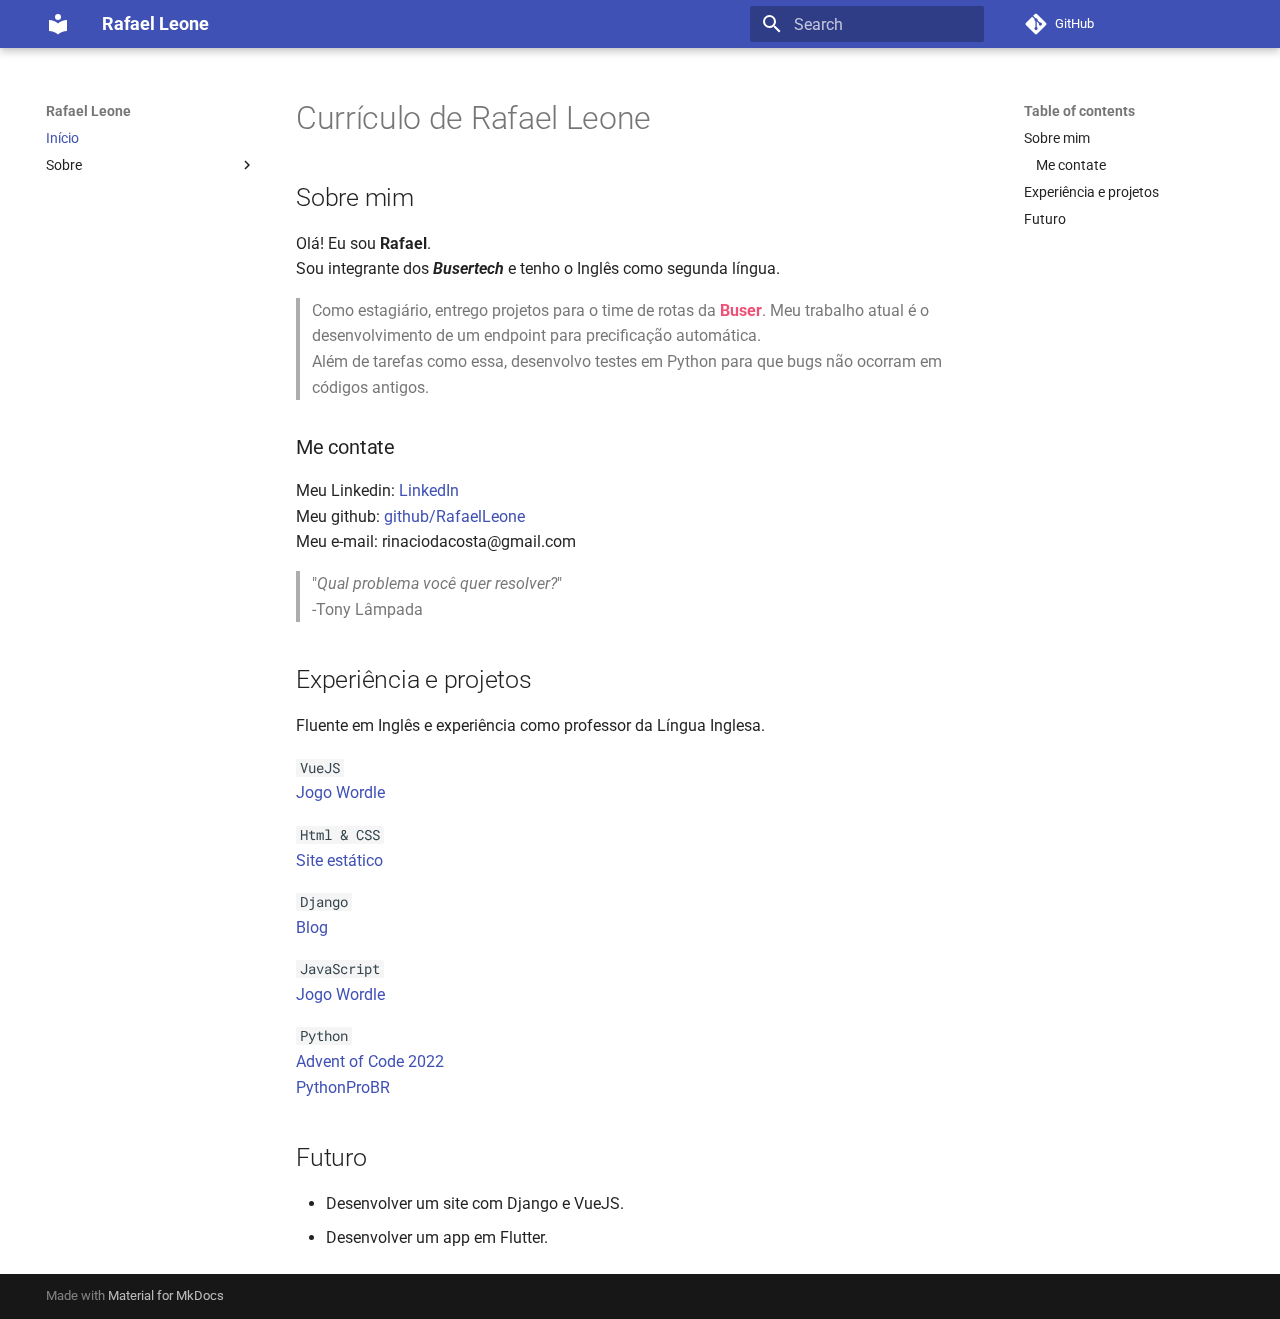
<file: index.html>
<!doctype html>
<html lang="en" class="no-js">
  <head>
    
      <meta charset="utf-8">
      <meta name="viewport" content="width=device-width,initial-scale=1">
      
      
      
        <link rel="canonical" href="https://rafaelleone.github.io/mkdocs_curriculo/">
      
      
      
        <link rel="next" href="about/about/">
      
      
      <link rel="icon" href="assets/images/favicon.png">
      <meta name="generator" content="mkdocs-1.5.3, mkdocs-material-9.5.18">
    
    
      
        <title>Rafael Leone</title>
      
    
    
      <link rel="stylesheet" href="assets/stylesheets/main.66ac8b77.min.css">
      
      


    
    
      
    
    
      
        
        
        <link rel="preconnect" href="https://fonts.gstatic.com" crossorigin>
        <link rel="stylesheet" href="https://fonts.googleapis.com/css?family=Roboto:300,300i,400,400i,700,700i%7CRoboto+Mono:400,400i,700,700i&display=fallback">
        <style>:root{--md-text-font:"Roboto";--md-code-font:"Roboto Mono"}</style>
      
    
    
      <link rel="stylesheet" href="stylesheets/extra.css">
    
    <script>__md_scope=new URL(".",location),__md_hash=e=>[...e].reduce((e,_)=>(e<<5)-e+_.charCodeAt(0),0),__md_get=(e,_=localStorage,t=__md_scope)=>JSON.parse(_.getItem(t.pathname+"."+e)),__md_set=(e,_,t=localStorage,a=__md_scope)=>{try{t.setItem(a.pathname+"."+e,JSON.stringify(_))}catch(e){}}</script>
    
      

    
    
    
  </head>
  
  
    <body dir="ltr">
  
    
    <input class="md-toggle" data-md-toggle="drawer" type="checkbox" id="__drawer" autocomplete="off">
    <input class="md-toggle" data-md-toggle="search" type="checkbox" id="__search" autocomplete="off">
    <label class="md-overlay" for="__drawer"></label>
    <div data-md-component="skip">
      
        
        <a href="#curriculo-de-rafael-leone" class="md-skip">
          Skip to content
        </a>
      
    </div>
    <div data-md-component="announce">
      
    </div>
    
    
      

  

<header class="md-header md-header--shadow" data-md-component="header">
  <nav class="md-header__inner md-grid" aria-label="Header">
    <a href="." title="Rafael Leone" class="md-header__button md-logo" aria-label="Rafael Leone" data-md-component="logo">
      
  
  <svg xmlns="http://www.w3.org/2000/svg" viewBox="0 0 24 24"><path d="M12 8a3 3 0 0 0 3-3 3 3 0 0 0-3-3 3 3 0 0 0-3 3 3 3 0 0 0 3 3m0 3.54C9.64 9.35 6.5 8 3 8v11c3.5 0 6.64 1.35 9 3.54 2.36-2.19 5.5-3.54 9-3.54V8c-3.5 0-6.64 1.35-9 3.54Z"/></svg>

    </a>
    <label class="md-header__button md-icon" for="__drawer">
      
      <svg xmlns="http://www.w3.org/2000/svg" viewBox="0 0 24 24"><path d="M3 6h18v2H3V6m0 5h18v2H3v-2m0 5h18v2H3v-2Z"/></svg>
    </label>
    <div class="md-header__title" data-md-component="header-title">
      <div class="md-header__ellipsis">
        <div class="md-header__topic">
          <span class="md-ellipsis">
            Rafael Leone
          </span>
        </div>
        <div class="md-header__topic" data-md-component="header-topic">
          <span class="md-ellipsis">
            
              Início
            
          </span>
        </div>
      </div>
    </div>
    
    
      <script>var media,input,key,value,palette=__md_get("__palette");if(palette&&palette.color){"(prefers-color-scheme)"===palette.color.media&&(media=matchMedia("(prefers-color-scheme: light)"),input=document.querySelector(media.matches?"[data-md-color-media='(prefers-color-scheme: light)']":"[data-md-color-media='(prefers-color-scheme: dark)']"),palette.color.media=input.getAttribute("data-md-color-media"),palette.color.scheme=input.getAttribute("data-md-color-scheme"),palette.color.primary=input.getAttribute("data-md-color-primary"),palette.color.accent=input.getAttribute("data-md-color-accent"));for([key,value]of Object.entries(palette.color))document.body.setAttribute("data-md-color-"+key,value)}</script>
    
    
    
      <label class="md-header__button md-icon" for="__search">
        
        <svg xmlns="http://www.w3.org/2000/svg" viewBox="0 0 24 24"><path d="M9.5 3A6.5 6.5 0 0 1 16 9.5c0 1.61-.59 3.09-1.56 4.23l.27.27h.79l5 5-1.5 1.5-5-5v-.79l-.27-.27A6.516 6.516 0 0 1 9.5 16 6.5 6.5 0 0 1 3 9.5 6.5 6.5 0 0 1 9.5 3m0 2C7 5 5 7 5 9.5S7 14 9.5 14 14 12 14 9.5 12 5 9.5 5Z"/></svg>
      </label>
      <div class="md-search" data-md-component="search" role="dialog">
  <label class="md-search__overlay" for="__search"></label>
  <div class="md-search__inner" role="search">
    <form class="md-search__form" name="search">
      <input type="text" class="md-search__input" name="query" aria-label="Search" placeholder="Search" autocapitalize="off" autocorrect="off" autocomplete="off" spellcheck="false" data-md-component="search-query" required>
      <label class="md-search__icon md-icon" for="__search">
        
        <svg xmlns="http://www.w3.org/2000/svg" viewBox="0 0 24 24"><path d="M9.5 3A6.5 6.5 0 0 1 16 9.5c0 1.61-.59 3.09-1.56 4.23l.27.27h.79l5 5-1.5 1.5-5-5v-.79l-.27-.27A6.516 6.516 0 0 1 9.5 16 6.5 6.5 0 0 1 3 9.5 6.5 6.5 0 0 1 9.5 3m0 2C7 5 5 7 5 9.5S7 14 9.5 14 14 12 14 9.5 12 5 9.5 5Z"/></svg>
        
        <svg xmlns="http://www.w3.org/2000/svg" viewBox="0 0 24 24"><path d="M20 11v2H8l5.5 5.5-1.42 1.42L4.16 12l7.92-7.92L13.5 5.5 8 11h12Z"/></svg>
      </label>
      <nav class="md-search__options" aria-label="Search">
        
        <button type="reset" class="md-search__icon md-icon" title="Clear" aria-label="Clear" tabindex="-1">
          
          <svg xmlns="http://www.w3.org/2000/svg" viewBox="0 0 24 24"><path d="M19 6.41 17.59 5 12 10.59 6.41 5 5 6.41 10.59 12 5 17.59 6.41 19 12 13.41 17.59 19 19 17.59 13.41 12 19 6.41Z"/></svg>
        </button>
      </nav>
      
    </form>
    <div class="md-search__output">
      <div class="md-search__scrollwrap" data-md-scrollfix>
        <div class="md-search-result" data-md-component="search-result">
          <div class="md-search-result__meta">
            Initializing search
          </div>
          <ol class="md-search-result__list" role="presentation"></ol>
        </div>
      </div>
    </div>
  </div>
</div>
    
    
      <div class="md-header__source">
        <a href="https://github.com/RafaelLeone/mkdocs_curriculo" title="Go to repository" class="md-source" data-md-component="source">
  <div class="md-source__icon md-icon">
    
    <svg xmlns="http://www.w3.org/2000/svg" viewBox="0 0 448 512"><!--! Font Awesome Free 6.5.2 by @fontawesome - https://fontawesome.com License - https://fontawesome.com/license/free (Icons: CC BY 4.0, Fonts: SIL OFL 1.1, Code: MIT License) Copyright 2024 Fonticons, Inc.--><path d="M439.55 236.05 244 40.45a28.87 28.87 0 0 0-40.81 0l-40.66 40.63 51.52 51.52c27.06-9.14 52.68 16.77 43.39 43.68l49.66 49.66c34.23-11.8 61.18 31 35.47 56.69-26.49 26.49-70.21-2.87-56-37.34L240.22 199v121.85c25.3 12.54 22.26 41.85 9.08 55a34.34 34.34 0 0 1-48.55 0c-17.57-17.6-11.07-46.91 11.25-56v-123c-20.8-8.51-24.6-30.74-18.64-45L142.57 101 8.45 235.14a28.86 28.86 0 0 0 0 40.81l195.61 195.6a28.86 28.86 0 0 0 40.8 0l194.69-194.69a28.86 28.86 0 0 0 0-40.81z"/></svg>
  </div>
  <div class="md-source__repository">
    GitHub
  </div>
</a>
      </div>
    
  </nav>
  
</header>
    
    <div class="md-container" data-md-component="container">
      
      
        
          
        
      
      <main class="md-main" data-md-component="main">
        <div class="md-main__inner md-grid">
          
            
              
              <div class="md-sidebar md-sidebar--primary" data-md-component="sidebar" data-md-type="navigation" >
                <div class="md-sidebar__scrollwrap">
                  <div class="md-sidebar__inner">
                    



<nav class="md-nav md-nav--primary" aria-label="Navigation" data-md-level="0">
  <label class="md-nav__title" for="__drawer">
    <a href="." title="Rafael Leone" class="md-nav__button md-logo" aria-label="Rafael Leone" data-md-component="logo">
      
  
  <svg xmlns="http://www.w3.org/2000/svg" viewBox="0 0 24 24"><path d="M12 8a3 3 0 0 0 3-3 3 3 0 0 0-3-3 3 3 0 0 0-3 3 3 3 0 0 0 3 3m0 3.54C9.64 9.35 6.5 8 3 8v11c3.5 0 6.64 1.35 9 3.54 2.36-2.19 5.5-3.54 9-3.54V8c-3.5 0-6.64 1.35-9 3.54Z"/></svg>

    </a>
    Rafael Leone
  </label>
  
    <div class="md-nav__source">
      <a href="https://github.com/RafaelLeone/mkdocs_curriculo" title="Go to repository" class="md-source" data-md-component="source">
  <div class="md-source__icon md-icon">
    
    <svg xmlns="http://www.w3.org/2000/svg" viewBox="0 0 448 512"><!--! Font Awesome Free 6.5.2 by @fontawesome - https://fontawesome.com License - https://fontawesome.com/license/free (Icons: CC BY 4.0, Fonts: SIL OFL 1.1, Code: MIT License) Copyright 2024 Fonticons, Inc.--><path d="M439.55 236.05 244 40.45a28.87 28.87 0 0 0-40.81 0l-40.66 40.63 51.52 51.52c27.06-9.14 52.68 16.77 43.39 43.68l49.66 49.66c34.23-11.8 61.18 31 35.47 56.69-26.49 26.49-70.21-2.87-56-37.34L240.22 199v121.85c25.3 12.54 22.26 41.85 9.08 55a34.34 34.34 0 0 1-48.55 0c-17.57-17.6-11.07-46.91 11.25-56v-123c-20.8-8.51-24.6-30.74-18.64-45L142.57 101 8.45 235.14a28.86 28.86 0 0 0 0 40.81l195.61 195.6a28.86 28.86 0 0 0 40.8 0l194.69-194.69a28.86 28.86 0 0 0 0-40.81z"/></svg>
  </div>
  <div class="md-source__repository">
    GitHub
  </div>
</a>
    </div>
  
  <ul class="md-nav__list" data-md-scrollfix>
    
      
      
  
  
    
  
  
  
    <li class="md-nav__item md-nav__item--active">
      
      <input class="md-nav__toggle md-toggle" type="checkbox" id="__toc">
      
      
        
      
      
        <label class="md-nav__link md-nav__link--active" for="__toc">
          
  
  <span class="md-ellipsis">
    Início
  </span>
  

          <span class="md-nav__icon md-icon"></span>
        </label>
      
      <a href="." class="md-nav__link md-nav__link--active">
        
  
  <span class="md-ellipsis">
    Início
  </span>
  

      </a>
      
        

<nav class="md-nav md-nav--secondary" aria-label="Table of contents">
  
  
  
    
  
  
    <label class="md-nav__title" for="__toc">
      <span class="md-nav__icon md-icon"></span>
      Table of contents
    </label>
    <ul class="md-nav__list" data-md-component="toc" data-md-scrollfix>
      
        <li class="md-nav__item">
  <a href="#sobre-mim" class="md-nav__link">
    <span class="md-ellipsis">
      Sobre mim
    </span>
  </a>
  
    <nav class="md-nav" aria-label="Sobre mim">
      <ul class="md-nav__list">
        
          <li class="md-nav__item">
  <a href="#me-contate" class="md-nav__link">
    <span class="md-ellipsis">
      Me contate
    </span>
  </a>
  
</li>
        
      </ul>
    </nav>
  
</li>
      
        <li class="md-nav__item">
  <a href="#experiencia-e-projetos" class="md-nav__link">
    <span class="md-ellipsis">
      Experiência e projetos
    </span>
  </a>
  
</li>
      
        <li class="md-nav__item">
  <a href="#futuro" class="md-nav__link">
    <span class="md-ellipsis">
      Futuro
    </span>
  </a>
  
</li>
      
    </ul>
  
</nav>
      
    </li>
  

    
      
      
  
  
  
  
    
    
    
    
    <li class="md-nav__item md-nav__item--nested">
      
        
        
        <input class="md-nav__toggle md-toggle " type="checkbox" id="__nav_2" >
        
          
          <label class="md-nav__link" for="__nav_2" id="__nav_2_label" tabindex="0">
            
  
  <span class="md-ellipsis">
    Sobre
  </span>
  

            <span class="md-nav__icon md-icon"></span>
          </label>
        
        <nav class="md-nav" data-md-level="1" aria-labelledby="__nav_2_label" aria-expanded="false">
          <label class="md-nav__title" for="__nav_2">
            <span class="md-nav__icon md-icon"></span>
            Sobre
          </label>
          <ul class="md-nav__list" data-md-scrollfix>
            
              
                
  
  
  
  
    <li class="md-nav__item">
      <a href="about/about/" class="md-nav__link">
        
  
  <span class="md-ellipsis">
    Cumprimentos
  </span>
  

      </a>
    </li>
  

              
            
              
                
  
  
  
  
    <li class="md-nav__item">
      <a href="about/about2/" class="md-nav__link">
        
  
  <span class="md-ellipsis">
    Perguntas
  </span>
  

      </a>
    </li>
  

              
            
          </ul>
        </nav>
      
    </li>
  

    
  </ul>
</nav>
                  </div>
                </div>
              </div>
            
            
              
              <div class="md-sidebar md-sidebar--secondary" data-md-component="sidebar" data-md-type="toc" >
                <div class="md-sidebar__scrollwrap">
                  <div class="md-sidebar__inner">
                    

<nav class="md-nav md-nav--secondary" aria-label="Table of contents">
  
  
  
    
  
  
    <label class="md-nav__title" for="__toc">
      <span class="md-nav__icon md-icon"></span>
      Table of contents
    </label>
    <ul class="md-nav__list" data-md-component="toc" data-md-scrollfix>
      
        <li class="md-nav__item">
  <a href="#sobre-mim" class="md-nav__link">
    <span class="md-ellipsis">
      Sobre mim
    </span>
  </a>
  
    <nav class="md-nav" aria-label="Sobre mim">
      <ul class="md-nav__list">
        
          <li class="md-nav__item">
  <a href="#me-contate" class="md-nav__link">
    <span class="md-ellipsis">
      Me contate
    </span>
  </a>
  
</li>
        
      </ul>
    </nav>
  
</li>
      
        <li class="md-nav__item">
  <a href="#experiencia-e-projetos" class="md-nav__link">
    <span class="md-ellipsis">
      Experiência e projetos
    </span>
  </a>
  
</li>
      
        <li class="md-nav__item">
  <a href="#futuro" class="md-nav__link">
    <span class="md-ellipsis">
      Futuro
    </span>
  </a>
  
</li>
      
    </ul>
  
</nav>
                  </div>
                </div>
              </div>
            
          
          
            <div class="md-content" data-md-component="content">
              <article class="md-content__inner md-typeset">
                
                  

  
  


<h1 id="curriculo-de-rafael-leone">Currículo de Rafael Leone</h1>
<h2 id="sobre-mim">Sobre mim</h2>
<p>Olá!
Eu sou <strong>Rafael</strong>.<br />
Sou integrante dos <strong><em>Busertech</em></strong> e tenho o Inglês como segunda língua.</p>
<blockquote>
<p>Como estagiário, entrego projetos para o time de rotas da <span class="buser"><strong>Buser</strong></span>.
Meu trabalho atual é o desenvolvimento de um endpoint para precificação automática.<br />
Além de tarefas como essa, desenvolvo testes em Python para que bugs não ocorram em códigos antigos.</p>
</blockquote>
<h3 id="me-contate">Me contate</h3>
<p>Meu Linkedin: <a href="https://www.linkedin.com/in/rafael-leone-4883b41a1/">LinkedIn</a><br />
Meu github: <a href="https://github.com/RafaelLeone">github/RafaelLeone</a><br />
Meu e-mail: rinaciodacosta@gmail.com</p>
<blockquote>
<p>"<em>Qual problema você quer resolver?</em>"<br />
-Tony Lâmpada</p>
</blockquote>
<h2 id="experiencia-e-projetos">Experiência e projetos</h2>
<p>Fluente em Inglês e experiência como professor da Língua Inglesa.</p>
<p><code>VueJS</code><br />
<a href="https://rafaelleone.github.io/wordle-vuejs/">Jogo Wordle</a></p>
<p><code>Html &amp; CSS</code><br />
<a href="https://rafaelleone.github.io/d4-wordle-rafael-leone/">Site estático</a>  </p>
<p><code>Django</code><br />
<a href="https://rafaeleone26.pythonanywhere.com/">Blog</a>  </p>
<p><code>JavaScript</code><br />
<a href="https://rafaelleone.github.io/wordle_javascript2/">Jogo Wordle</a>  </p>
<p><code>Python</code><br />
<a href="https://github.com/RafaelLeone/adventofcode2022">Advent of Code 2022</a><br />
<a href="https://github.com/RafaelLeone/lista-de-exercicios-python-brasil">PythonProBR</a>  </p>
<h2 id="futuro">Futuro</h2>
<ul>
<li>Desenvolver um site com Django e VueJS.  </li>
<li>Desenvolver um app em Flutter.</li>
</ul>












                
              </article>
            </div>
          
          
<script>var target=document.getElementById(location.hash.slice(1));target&&target.name&&(target.checked=target.name.startsWith("__tabbed_"))</script>
        </div>
        
      </main>
      
        <footer class="md-footer">
  
  <div class="md-footer-meta md-typeset">
    <div class="md-footer-meta__inner md-grid">
      <div class="md-copyright">
  
  
    Made with
    <a href="https://squidfunk.github.io/mkdocs-material/" target="_blank" rel="noopener">
      Material for MkDocs
    </a>
  
</div>
      
    </div>
  </div>
</footer>
      
    </div>
    <div class="md-dialog" data-md-component="dialog">
      <div class="md-dialog__inner md-typeset"></div>
    </div>
    
    
    <script id="__config" type="application/json">{"base": ".", "features": [], "search": "assets/javascripts/workers/search.b8dbb3d2.min.js", "translations": {"clipboard.copied": "Copied to clipboard", "clipboard.copy": "Copy to clipboard", "search.result.more.one": "1 more on this page", "search.result.more.other": "# more on this page", "search.result.none": "No matching documents", "search.result.one": "1 matching document", "search.result.other": "# matching documents", "search.result.placeholder": "Type to start searching", "search.result.term.missing": "Missing", "select.version": "Select version"}}</script>
    
    
      <script src="assets/javascripts/bundle.3220b9d7.min.js"></script>
      
    
  </body>
</html>
</file>
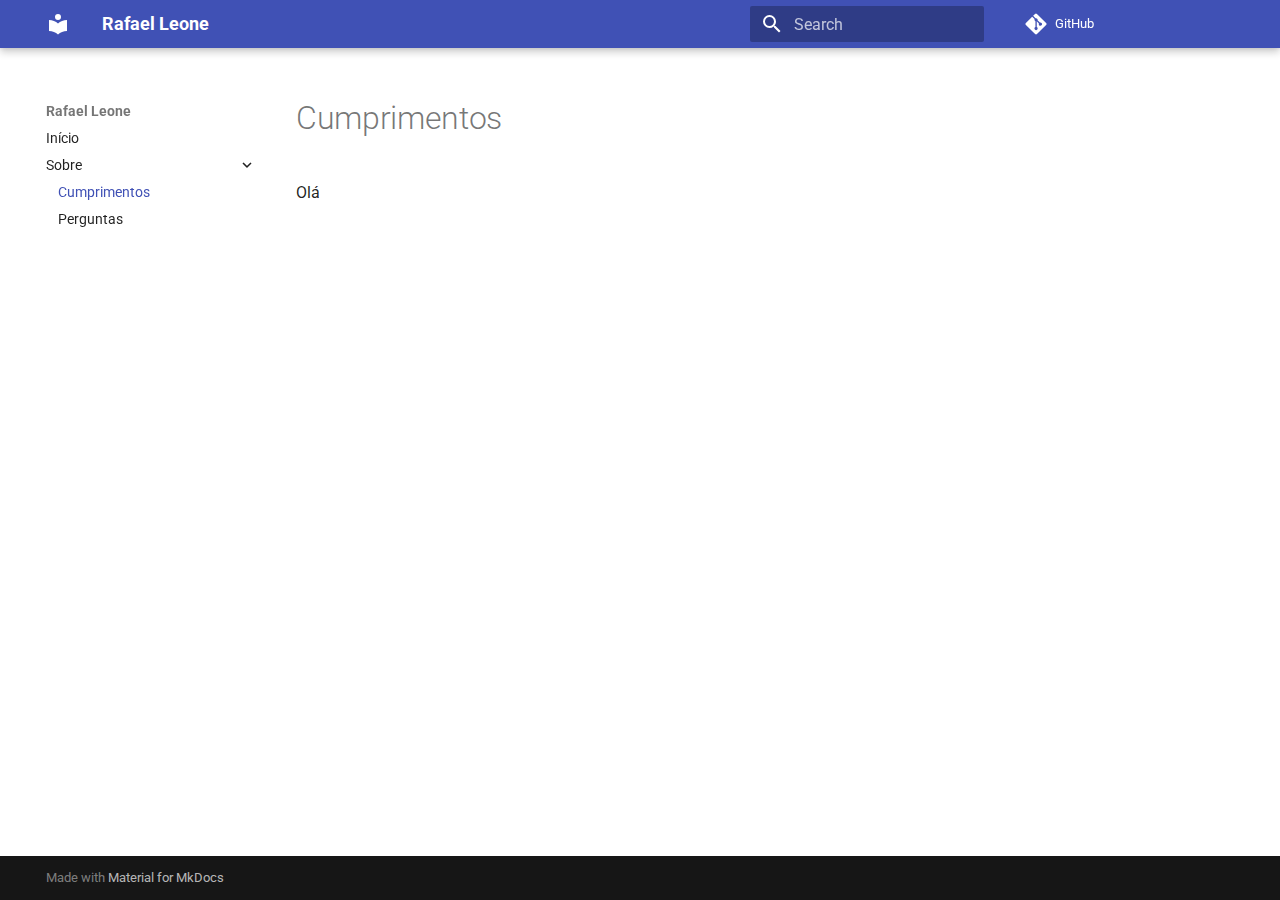
<file: about/about/index.html>
<!doctype html>
<html lang="en" class="no-js">
  <head>
    
      <meta charset="utf-8">
      <meta name="viewport" content="width=device-width,initial-scale=1">
      
      
      
        <link rel="canonical" href="https://rafaelleone.github.io/mkdocs_curriculo/about/about/">
      
      
        <link rel="prev" href="../..">
      
      
        <link rel="next" href="../about2/">
      
      
      <link rel="icon" href="../../assets/images/favicon.png">
      <meta name="generator" content="mkdocs-1.5.3, mkdocs-material-9.5.18">
    
    
      
        <title>Cumprimentos - Rafael Leone</title>
      
    
    
      <link rel="stylesheet" href="../../assets/stylesheets/main.66ac8b77.min.css">
      
      


    
    
      
    
    
      
        
        
        <link rel="preconnect" href="https://fonts.gstatic.com" crossorigin>
        <link rel="stylesheet" href="https://fonts.googleapis.com/css?family=Roboto:300,300i,400,400i,700,700i%7CRoboto+Mono:400,400i,700,700i&display=fallback">
        <style>:root{--md-text-font:"Roboto";--md-code-font:"Roboto Mono"}</style>
      
    
    
      <link rel="stylesheet" href="../../stylesheets/extra.css">
    
    <script>__md_scope=new URL("../..",location),__md_hash=e=>[...e].reduce((e,_)=>(e<<5)-e+_.charCodeAt(0),0),__md_get=(e,_=localStorage,t=__md_scope)=>JSON.parse(_.getItem(t.pathname+"."+e)),__md_set=(e,_,t=localStorage,a=__md_scope)=>{try{t.setItem(a.pathname+"."+e,JSON.stringify(_))}catch(e){}}</script>
    
      

    
    
    
  </head>
  
  
    <body dir="ltr">
  
    
    <input class="md-toggle" data-md-toggle="drawer" type="checkbox" id="__drawer" autocomplete="off">
    <input class="md-toggle" data-md-toggle="search" type="checkbox" id="__search" autocomplete="off">
    <label class="md-overlay" for="__drawer"></label>
    <div data-md-component="skip">
      
    </div>
    <div data-md-component="announce">
      
    </div>
    
    
      

  

<header class="md-header md-header--shadow" data-md-component="header">
  <nav class="md-header__inner md-grid" aria-label="Header">
    <a href="../.." title="Rafael Leone" class="md-header__button md-logo" aria-label="Rafael Leone" data-md-component="logo">
      
  
  <svg xmlns="http://www.w3.org/2000/svg" viewBox="0 0 24 24"><path d="M12 8a3 3 0 0 0 3-3 3 3 0 0 0-3-3 3 3 0 0 0-3 3 3 3 0 0 0 3 3m0 3.54C9.64 9.35 6.5 8 3 8v11c3.5 0 6.64 1.35 9 3.54 2.36-2.19 5.5-3.54 9-3.54V8c-3.5 0-6.64 1.35-9 3.54Z"/></svg>

    </a>
    <label class="md-header__button md-icon" for="__drawer">
      
      <svg xmlns="http://www.w3.org/2000/svg" viewBox="0 0 24 24"><path d="M3 6h18v2H3V6m0 5h18v2H3v-2m0 5h18v2H3v-2Z"/></svg>
    </label>
    <div class="md-header__title" data-md-component="header-title">
      <div class="md-header__ellipsis">
        <div class="md-header__topic">
          <span class="md-ellipsis">
            Rafael Leone
          </span>
        </div>
        <div class="md-header__topic" data-md-component="header-topic">
          <span class="md-ellipsis">
            
              Cumprimentos
            
          </span>
        </div>
      </div>
    </div>
    
    
      <script>var media,input,key,value,palette=__md_get("__palette");if(palette&&palette.color){"(prefers-color-scheme)"===palette.color.media&&(media=matchMedia("(prefers-color-scheme: light)"),input=document.querySelector(media.matches?"[data-md-color-media='(prefers-color-scheme: light)']":"[data-md-color-media='(prefers-color-scheme: dark)']"),palette.color.media=input.getAttribute("data-md-color-media"),palette.color.scheme=input.getAttribute("data-md-color-scheme"),palette.color.primary=input.getAttribute("data-md-color-primary"),palette.color.accent=input.getAttribute("data-md-color-accent"));for([key,value]of Object.entries(palette.color))document.body.setAttribute("data-md-color-"+key,value)}</script>
    
    
    
      <label class="md-header__button md-icon" for="__search">
        
        <svg xmlns="http://www.w3.org/2000/svg" viewBox="0 0 24 24"><path d="M9.5 3A6.5 6.5 0 0 1 16 9.5c0 1.61-.59 3.09-1.56 4.23l.27.27h.79l5 5-1.5 1.5-5-5v-.79l-.27-.27A6.516 6.516 0 0 1 9.5 16 6.5 6.5 0 0 1 3 9.5 6.5 6.5 0 0 1 9.5 3m0 2C7 5 5 7 5 9.5S7 14 9.5 14 14 12 14 9.5 12 5 9.5 5Z"/></svg>
      </label>
      <div class="md-search" data-md-component="search" role="dialog">
  <label class="md-search__overlay" for="__search"></label>
  <div class="md-search__inner" role="search">
    <form class="md-search__form" name="search">
      <input type="text" class="md-search__input" name="query" aria-label="Search" placeholder="Search" autocapitalize="off" autocorrect="off" autocomplete="off" spellcheck="false" data-md-component="search-query" required>
      <label class="md-search__icon md-icon" for="__search">
        
        <svg xmlns="http://www.w3.org/2000/svg" viewBox="0 0 24 24"><path d="M9.5 3A6.5 6.5 0 0 1 16 9.5c0 1.61-.59 3.09-1.56 4.23l.27.27h.79l5 5-1.5 1.5-5-5v-.79l-.27-.27A6.516 6.516 0 0 1 9.5 16 6.5 6.5 0 0 1 3 9.5 6.5 6.5 0 0 1 9.5 3m0 2C7 5 5 7 5 9.5S7 14 9.5 14 14 12 14 9.5 12 5 9.5 5Z"/></svg>
        
        <svg xmlns="http://www.w3.org/2000/svg" viewBox="0 0 24 24"><path d="M20 11v2H8l5.5 5.5-1.42 1.42L4.16 12l7.92-7.92L13.5 5.5 8 11h12Z"/></svg>
      </label>
      <nav class="md-search__options" aria-label="Search">
        
        <button type="reset" class="md-search__icon md-icon" title="Clear" aria-label="Clear" tabindex="-1">
          
          <svg xmlns="http://www.w3.org/2000/svg" viewBox="0 0 24 24"><path d="M19 6.41 17.59 5 12 10.59 6.41 5 5 6.41 10.59 12 5 17.59 6.41 19 12 13.41 17.59 19 19 17.59 13.41 12 19 6.41Z"/></svg>
        </button>
      </nav>
      
    </form>
    <div class="md-search__output">
      <div class="md-search__scrollwrap" data-md-scrollfix>
        <div class="md-search-result" data-md-component="search-result">
          <div class="md-search-result__meta">
            Initializing search
          </div>
          <ol class="md-search-result__list" role="presentation"></ol>
        </div>
      </div>
    </div>
  </div>
</div>
    
    
      <div class="md-header__source">
        <a href="https://github.com/RafaelLeone/mkdocs_curriculo" title="Go to repository" class="md-source" data-md-component="source">
  <div class="md-source__icon md-icon">
    
    <svg xmlns="http://www.w3.org/2000/svg" viewBox="0 0 448 512"><!--! Font Awesome Free 6.5.2 by @fontawesome - https://fontawesome.com License - https://fontawesome.com/license/free (Icons: CC BY 4.0, Fonts: SIL OFL 1.1, Code: MIT License) Copyright 2024 Fonticons, Inc.--><path d="M439.55 236.05 244 40.45a28.87 28.87 0 0 0-40.81 0l-40.66 40.63 51.52 51.52c27.06-9.14 52.68 16.77 43.39 43.68l49.66 49.66c34.23-11.8 61.18 31 35.47 56.69-26.49 26.49-70.21-2.87-56-37.34L240.22 199v121.85c25.3 12.54 22.26 41.85 9.08 55a34.34 34.34 0 0 1-48.55 0c-17.57-17.6-11.07-46.91 11.25-56v-123c-20.8-8.51-24.6-30.74-18.64-45L142.57 101 8.45 235.14a28.86 28.86 0 0 0 0 40.81l195.61 195.6a28.86 28.86 0 0 0 40.8 0l194.69-194.69a28.86 28.86 0 0 0 0-40.81z"/></svg>
  </div>
  <div class="md-source__repository">
    GitHub
  </div>
</a>
      </div>
    
  </nav>
  
</header>
    
    <div class="md-container" data-md-component="container">
      
      
        
          
        
      
      <main class="md-main" data-md-component="main">
        <div class="md-main__inner md-grid">
          
            
              
              <div class="md-sidebar md-sidebar--primary" data-md-component="sidebar" data-md-type="navigation" >
                <div class="md-sidebar__scrollwrap">
                  <div class="md-sidebar__inner">
                    



<nav class="md-nav md-nav--primary" aria-label="Navigation" data-md-level="0">
  <label class="md-nav__title" for="__drawer">
    <a href="../.." title="Rafael Leone" class="md-nav__button md-logo" aria-label="Rafael Leone" data-md-component="logo">
      
  
  <svg xmlns="http://www.w3.org/2000/svg" viewBox="0 0 24 24"><path d="M12 8a3 3 0 0 0 3-3 3 3 0 0 0-3-3 3 3 0 0 0-3 3 3 3 0 0 0 3 3m0 3.54C9.64 9.35 6.5 8 3 8v11c3.5 0 6.64 1.35 9 3.54 2.36-2.19 5.5-3.54 9-3.54V8c-3.5 0-6.64 1.35-9 3.54Z"/></svg>

    </a>
    Rafael Leone
  </label>
  
    <div class="md-nav__source">
      <a href="https://github.com/RafaelLeone/mkdocs_curriculo" title="Go to repository" class="md-source" data-md-component="source">
  <div class="md-source__icon md-icon">
    
    <svg xmlns="http://www.w3.org/2000/svg" viewBox="0 0 448 512"><!--! Font Awesome Free 6.5.2 by @fontawesome - https://fontawesome.com License - https://fontawesome.com/license/free (Icons: CC BY 4.0, Fonts: SIL OFL 1.1, Code: MIT License) Copyright 2024 Fonticons, Inc.--><path d="M439.55 236.05 244 40.45a28.87 28.87 0 0 0-40.81 0l-40.66 40.63 51.52 51.52c27.06-9.14 52.68 16.77 43.39 43.68l49.66 49.66c34.23-11.8 61.18 31 35.47 56.69-26.49 26.49-70.21-2.87-56-37.34L240.22 199v121.85c25.3 12.54 22.26 41.85 9.08 55a34.34 34.34 0 0 1-48.55 0c-17.57-17.6-11.07-46.91 11.25-56v-123c-20.8-8.51-24.6-30.74-18.64-45L142.57 101 8.45 235.14a28.86 28.86 0 0 0 0 40.81l195.61 195.6a28.86 28.86 0 0 0 40.8 0l194.69-194.69a28.86 28.86 0 0 0 0-40.81z"/></svg>
  </div>
  <div class="md-source__repository">
    GitHub
  </div>
</a>
    </div>
  
  <ul class="md-nav__list" data-md-scrollfix>
    
      
      
  
  
  
  
    <li class="md-nav__item">
      <a href="../.." class="md-nav__link">
        
  
  <span class="md-ellipsis">
    Início
  </span>
  

      </a>
    </li>
  

    
      
      
  
  
    
  
  
  
    
    
    
    
    <li class="md-nav__item md-nav__item--active md-nav__item--nested">
      
        
        
        <input class="md-nav__toggle md-toggle " type="checkbox" id="__nav_2" checked>
        
          
          <label class="md-nav__link" for="__nav_2" id="__nav_2_label" tabindex="0">
            
  
  <span class="md-ellipsis">
    Sobre
  </span>
  

            <span class="md-nav__icon md-icon"></span>
          </label>
        
        <nav class="md-nav" data-md-level="1" aria-labelledby="__nav_2_label" aria-expanded="true">
          <label class="md-nav__title" for="__nav_2">
            <span class="md-nav__icon md-icon"></span>
            Sobre
          </label>
          <ul class="md-nav__list" data-md-scrollfix>
            
              
                
  
  
    
  
  
  
    <li class="md-nav__item md-nav__item--active">
      
      <input class="md-nav__toggle md-toggle" type="checkbox" id="__toc">
      
      
      
      <a href="./" class="md-nav__link md-nav__link--active">
        
  
  <span class="md-ellipsis">
    Cumprimentos
  </span>
  

      </a>
      
    </li>
  

              
            
              
                
  
  
  
  
    <li class="md-nav__item">
      <a href="../about2/" class="md-nav__link">
        
  
  <span class="md-ellipsis">
    Perguntas
  </span>
  

      </a>
    </li>
  

              
            
          </ul>
        </nav>
      
    </li>
  

    
  </ul>
</nav>
                  </div>
                </div>
              </div>
            
            
              
              <div class="md-sidebar md-sidebar--secondary" data-md-component="sidebar" data-md-type="toc" >
                <div class="md-sidebar__scrollwrap">
                  <div class="md-sidebar__inner">
                    

<nav class="md-nav md-nav--secondary" aria-label="Table of contents">
  
  
  
  
</nav>
                  </div>
                </div>
              </div>
            
          
          
            <div class="md-content" data-md-component="content">
              <article class="md-content__inner md-typeset">
                
                  

  
  


  <h1>Cumprimentos</h1>

<p>Olá</p>












                
              </article>
            </div>
          
          
<script>var target=document.getElementById(location.hash.slice(1));target&&target.name&&(target.checked=target.name.startsWith("__tabbed_"))</script>
        </div>
        
      </main>
      
        <footer class="md-footer">
  
  <div class="md-footer-meta md-typeset">
    <div class="md-footer-meta__inner md-grid">
      <div class="md-copyright">
  
  
    Made with
    <a href="https://squidfunk.github.io/mkdocs-material/" target="_blank" rel="noopener">
      Material for MkDocs
    </a>
  
</div>
      
    </div>
  </div>
</footer>
      
    </div>
    <div class="md-dialog" data-md-component="dialog">
      <div class="md-dialog__inner md-typeset"></div>
    </div>
    
    
    <script id="__config" type="application/json">{"base": "../..", "features": [], "search": "../../assets/javascripts/workers/search.b8dbb3d2.min.js", "translations": {"clipboard.copied": "Copied to clipboard", "clipboard.copy": "Copy to clipboard", "search.result.more.one": "1 more on this page", "search.result.more.other": "# more on this page", "search.result.none": "No matching documents", "search.result.one": "1 matching document", "search.result.other": "# matching documents", "search.result.placeholder": "Type to start searching", "search.result.term.missing": "Missing", "select.version": "Select version"}}</script>
    
    
      <script src="../../assets/javascripts/bundle.3220b9d7.min.js"></script>
      
    
  </body>
</html>
</file>
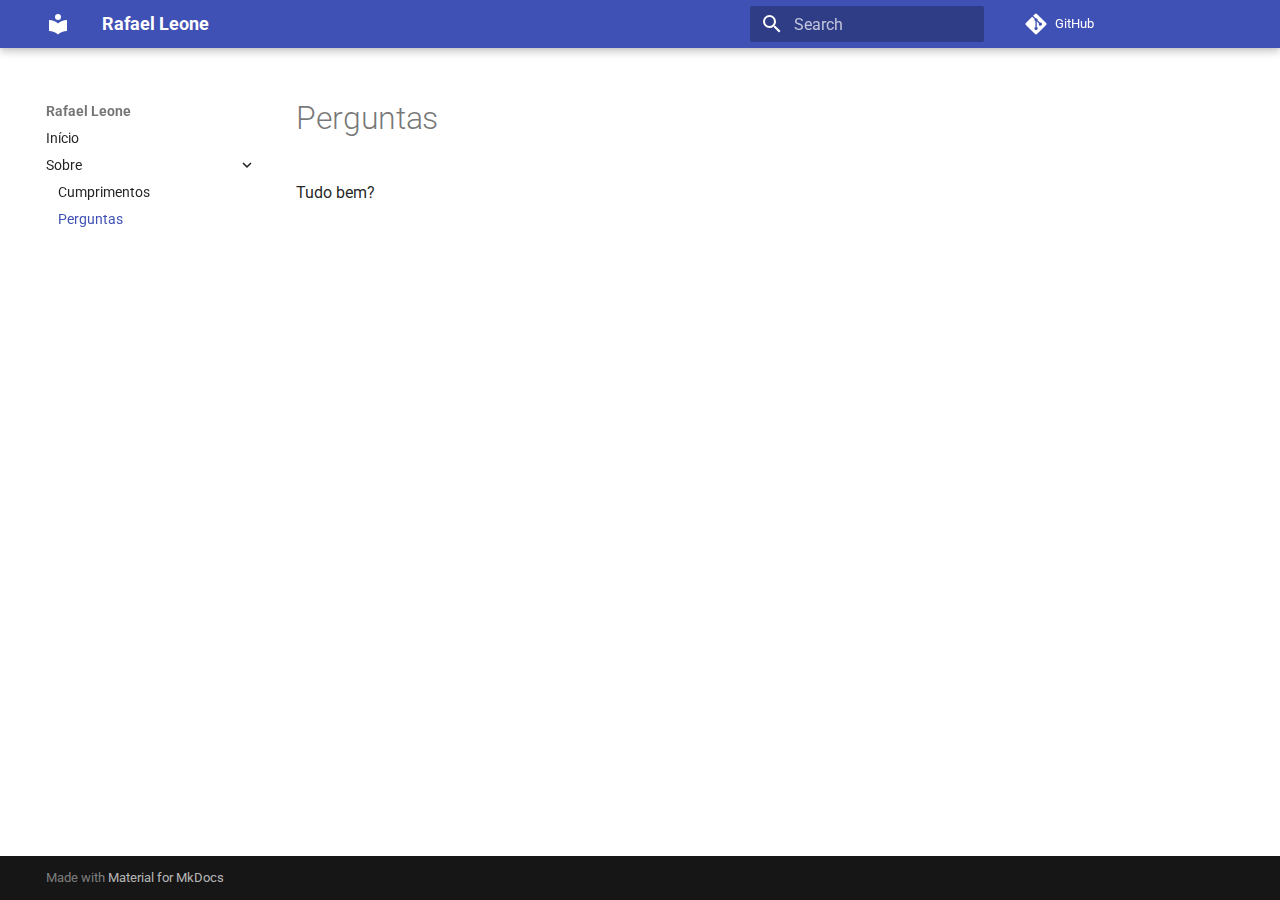
<file: about/about2/index.html>
<!doctype html>
<html lang="en" class="no-js">
  <head>
    
      <meta charset="utf-8">
      <meta name="viewport" content="width=device-width,initial-scale=1">
      
      
      
        <link rel="canonical" href="https://rafaelleone.github.io/mkdocs_curriculo/about/about2/">
      
      
        <link rel="prev" href="../about/">
      
      
      
      <link rel="icon" href="../../assets/images/favicon.png">
      <meta name="generator" content="mkdocs-1.5.3, mkdocs-material-9.5.18">
    
    
      
        <title>Perguntas - Rafael Leone</title>
      
    
    
      <link rel="stylesheet" href="../../assets/stylesheets/main.66ac8b77.min.css">
      
      


    
    
      
    
    
      
        
        
        <link rel="preconnect" href="https://fonts.gstatic.com" crossorigin>
        <link rel="stylesheet" href="https://fonts.googleapis.com/css?family=Roboto:300,300i,400,400i,700,700i%7CRoboto+Mono:400,400i,700,700i&display=fallback">
        <style>:root{--md-text-font:"Roboto";--md-code-font:"Roboto Mono"}</style>
      
    
    
      <link rel="stylesheet" href="../../stylesheets/extra.css">
    
    <script>__md_scope=new URL("../..",location),__md_hash=e=>[...e].reduce((e,_)=>(e<<5)-e+_.charCodeAt(0),0),__md_get=(e,_=localStorage,t=__md_scope)=>JSON.parse(_.getItem(t.pathname+"."+e)),__md_set=(e,_,t=localStorage,a=__md_scope)=>{try{t.setItem(a.pathname+"."+e,JSON.stringify(_))}catch(e){}}</script>
    
      

    
    
    
  </head>
  
  
    <body dir="ltr">
  
    
    <input class="md-toggle" data-md-toggle="drawer" type="checkbox" id="__drawer" autocomplete="off">
    <input class="md-toggle" data-md-toggle="search" type="checkbox" id="__search" autocomplete="off">
    <label class="md-overlay" for="__drawer"></label>
    <div data-md-component="skip">
      
    </div>
    <div data-md-component="announce">
      
    </div>
    
    
      

  

<header class="md-header md-header--shadow" data-md-component="header">
  <nav class="md-header__inner md-grid" aria-label="Header">
    <a href="../.." title="Rafael Leone" class="md-header__button md-logo" aria-label="Rafael Leone" data-md-component="logo">
      
  
  <svg xmlns="http://www.w3.org/2000/svg" viewBox="0 0 24 24"><path d="M12 8a3 3 0 0 0 3-3 3 3 0 0 0-3-3 3 3 0 0 0-3 3 3 3 0 0 0 3 3m0 3.54C9.64 9.35 6.5 8 3 8v11c3.5 0 6.64 1.35 9 3.54 2.36-2.19 5.5-3.54 9-3.54V8c-3.5 0-6.64 1.35-9 3.54Z"/></svg>

    </a>
    <label class="md-header__button md-icon" for="__drawer">
      
      <svg xmlns="http://www.w3.org/2000/svg" viewBox="0 0 24 24"><path d="M3 6h18v2H3V6m0 5h18v2H3v-2m0 5h18v2H3v-2Z"/></svg>
    </label>
    <div class="md-header__title" data-md-component="header-title">
      <div class="md-header__ellipsis">
        <div class="md-header__topic">
          <span class="md-ellipsis">
            Rafael Leone
          </span>
        </div>
        <div class="md-header__topic" data-md-component="header-topic">
          <span class="md-ellipsis">
            
              Perguntas
            
          </span>
        </div>
      </div>
    </div>
    
    
      <script>var media,input,key,value,palette=__md_get("__palette");if(palette&&palette.color){"(prefers-color-scheme)"===palette.color.media&&(media=matchMedia("(prefers-color-scheme: light)"),input=document.querySelector(media.matches?"[data-md-color-media='(prefers-color-scheme: light)']":"[data-md-color-media='(prefers-color-scheme: dark)']"),palette.color.media=input.getAttribute("data-md-color-media"),palette.color.scheme=input.getAttribute("data-md-color-scheme"),palette.color.primary=input.getAttribute("data-md-color-primary"),palette.color.accent=input.getAttribute("data-md-color-accent"));for([key,value]of Object.entries(palette.color))document.body.setAttribute("data-md-color-"+key,value)}</script>
    
    
    
      <label class="md-header__button md-icon" for="__search">
        
        <svg xmlns="http://www.w3.org/2000/svg" viewBox="0 0 24 24"><path d="M9.5 3A6.5 6.5 0 0 1 16 9.5c0 1.61-.59 3.09-1.56 4.23l.27.27h.79l5 5-1.5 1.5-5-5v-.79l-.27-.27A6.516 6.516 0 0 1 9.5 16 6.5 6.5 0 0 1 3 9.5 6.5 6.5 0 0 1 9.5 3m0 2C7 5 5 7 5 9.5S7 14 9.5 14 14 12 14 9.5 12 5 9.5 5Z"/></svg>
      </label>
      <div class="md-search" data-md-component="search" role="dialog">
  <label class="md-search__overlay" for="__search"></label>
  <div class="md-search__inner" role="search">
    <form class="md-search__form" name="search">
      <input type="text" class="md-search__input" name="query" aria-label="Search" placeholder="Search" autocapitalize="off" autocorrect="off" autocomplete="off" spellcheck="false" data-md-component="search-query" required>
      <label class="md-search__icon md-icon" for="__search">
        
        <svg xmlns="http://www.w3.org/2000/svg" viewBox="0 0 24 24"><path d="M9.5 3A6.5 6.5 0 0 1 16 9.5c0 1.61-.59 3.09-1.56 4.23l.27.27h.79l5 5-1.5 1.5-5-5v-.79l-.27-.27A6.516 6.516 0 0 1 9.5 16 6.5 6.5 0 0 1 3 9.5 6.5 6.5 0 0 1 9.5 3m0 2C7 5 5 7 5 9.5S7 14 9.5 14 14 12 14 9.5 12 5 9.5 5Z"/></svg>
        
        <svg xmlns="http://www.w3.org/2000/svg" viewBox="0 0 24 24"><path d="M20 11v2H8l5.5 5.5-1.42 1.42L4.16 12l7.92-7.92L13.5 5.5 8 11h12Z"/></svg>
      </label>
      <nav class="md-search__options" aria-label="Search">
        
        <button type="reset" class="md-search__icon md-icon" title="Clear" aria-label="Clear" tabindex="-1">
          
          <svg xmlns="http://www.w3.org/2000/svg" viewBox="0 0 24 24"><path d="M19 6.41 17.59 5 12 10.59 6.41 5 5 6.41 10.59 12 5 17.59 6.41 19 12 13.41 17.59 19 19 17.59 13.41 12 19 6.41Z"/></svg>
        </button>
      </nav>
      
    </form>
    <div class="md-search__output">
      <div class="md-search__scrollwrap" data-md-scrollfix>
        <div class="md-search-result" data-md-component="search-result">
          <div class="md-search-result__meta">
            Initializing search
          </div>
          <ol class="md-search-result__list" role="presentation"></ol>
        </div>
      </div>
    </div>
  </div>
</div>
    
    
      <div class="md-header__source">
        <a href="https://github.com/RafaelLeone/mkdocs_curriculo" title="Go to repository" class="md-source" data-md-component="source">
  <div class="md-source__icon md-icon">
    
    <svg xmlns="http://www.w3.org/2000/svg" viewBox="0 0 448 512"><!--! Font Awesome Free 6.5.2 by @fontawesome - https://fontawesome.com License - https://fontawesome.com/license/free (Icons: CC BY 4.0, Fonts: SIL OFL 1.1, Code: MIT License) Copyright 2024 Fonticons, Inc.--><path d="M439.55 236.05 244 40.45a28.87 28.87 0 0 0-40.81 0l-40.66 40.63 51.52 51.52c27.06-9.14 52.68 16.77 43.39 43.68l49.66 49.66c34.23-11.8 61.18 31 35.47 56.69-26.49 26.49-70.21-2.87-56-37.34L240.22 199v121.85c25.3 12.54 22.26 41.85 9.08 55a34.34 34.34 0 0 1-48.55 0c-17.57-17.6-11.07-46.91 11.25-56v-123c-20.8-8.51-24.6-30.74-18.64-45L142.57 101 8.45 235.14a28.86 28.86 0 0 0 0 40.81l195.61 195.6a28.86 28.86 0 0 0 40.8 0l194.69-194.69a28.86 28.86 0 0 0 0-40.81z"/></svg>
  </div>
  <div class="md-source__repository">
    GitHub
  </div>
</a>
      </div>
    
  </nav>
  
</header>
    
    <div class="md-container" data-md-component="container">
      
      
        
          
        
      
      <main class="md-main" data-md-component="main">
        <div class="md-main__inner md-grid">
          
            
              
              <div class="md-sidebar md-sidebar--primary" data-md-component="sidebar" data-md-type="navigation" >
                <div class="md-sidebar__scrollwrap">
                  <div class="md-sidebar__inner">
                    



<nav class="md-nav md-nav--primary" aria-label="Navigation" data-md-level="0">
  <label class="md-nav__title" for="__drawer">
    <a href="../.." title="Rafael Leone" class="md-nav__button md-logo" aria-label="Rafael Leone" data-md-component="logo">
      
  
  <svg xmlns="http://www.w3.org/2000/svg" viewBox="0 0 24 24"><path d="M12 8a3 3 0 0 0 3-3 3 3 0 0 0-3-3 3 3 0 0 0-3 3 3 3 0 0 0 3 3m0 3.54C9.64 9.35 6.5 8 3 8v11c3.5 0 6.64 1.35 9 3.54 2.36-2.19 5.5-3.54 9-3.54V8c-3.5 0-6.64 1.35-9 3.54Z"/></svg>

    </a>
    Rafael Leone
  </label>
  
    <div class="md-nav__source">
      <a href="https://github.com/RafaelLeone/mkdocs_curriculo" title="Go to repository" class="md-source" data-md-component="source">
  <div class="md-source__icon md-icon">
    
    <svg xmlns="http://www.w3.org/2000/svg" viewBox="0 0 448 512"><!--! Font Awesome Free 6.5.2 by @fontawesome - https://fontawesome.com License - https://fontawesome.com/license/free (Icons: CC BY 4.0, Fonts: SIL OFL 1.1, Code: MIT License) Copyright 2024 Fonticons, Inc.--><path d="M439.55 236.05 244 40.45a28.87 28.87 0 0 0-40.81 0l-40.66 40.63 51.52 51.52c27.06-9.14 52.68 16.77 43.39 43.68l49.66 49.66c34.23-11.8 61.18 31 35.47 56.69-26.49 26.49-70.21-2.87-56-37.34L240.22 199v121.85c25.3 12.54 22.26 41.85 9.08 55a34.34 34.34 0 0 1-48.55 0c-17.57-17.6-11.07-46.91 11.25-56v-123c-20.8-8.51-24.6-30.74-18.64-45L142.57 101 8.45 235.14a28.86 28.86 0 0 0 0 40.81l195.61 195.6a28.86 28.86 0 0 0 40.8 0l194.69-194.69a28.86 28.86 0 0 0 0-40.81z"/></svg>
  </div>
  <div class="md-source__repository">
    GitHub
  </div>
</a>
    </div>
  
  <ul class="md-nav__list" data-md-scrollfix>
    
      
      
  
  
  
  
    <li class="md-nav__item">
      <a href="../.." class="md-nav__link">
        
  
  <span class="md-ellipsis">
    Início
  </span>
  

      </a>
    </li>
  

    
      
      
  
  
    
  
  
  
    
    
    
    
    <li class="md-nav__item md-nav__item--active md-nav__item--nested">
      
        
        
        <input class="md-nav__toggle md-toggle " type="checkbox" id="__nav_2" checked>
        
          
          <label class="md-nav__link" for="__nav_2" id="__nav_2_label" tabindex="0">
            
  
  <span class="md-ellipsis">
    Sobre
  </span>
  

            <span class="md-nav__icon md-icon"></span>
          </label>
        
        <nav class="md-nav" data-md-level="1" aria-labelledby="__nav_2_label" aria-expanded="true">
          <label class="md-nav__title" for="__nav_2">
            <span class="md-nav__icon md-icon"></span>
            Sobre
          </label>
          <ul class="md-nav__list" data-md-scrollfix>
            
              
                
  
  
  
  
    <li class="md-nav__item">
      <a href="../about/" class="md-nav__link">
        
  
  <span class="md-ellipsis">
    Cumprimentos
  </span>
  

      </a>
    </li>
  

              
            
              
                
  
  
    
  
  
  
    <li class="md-nav__item md-nav__item--active">
      
      <input class="md-nav__toggle md-toggle" type="checkbox" id="__toc">
      
      
      
      <a href="./" class="md-nav__link md-nav__link--active">
        
  
  <span class="md-ellipsis">
    Perguntas
  </span>
  

      </a>
      
    </li>
  

              
            
          </ul>
        </nav>
      
    </li>
  

    
  </ul>
</nav>
                  </div>
                </div>
              </div>
            
            
              
              <div class="md-sidebar md-sidebar--secondary" data-md-component="sidebar" data-md-type="toc" >
                <div class="md-sidebar__scrollwrap">
                  <div class="md-sidebar__inner">
                    

<nav class="md-nav md-nav--secondary" aria-label="Table of contents">
  
  
  
  
</nav>
                  </div>
                </div>
              </div>
            
          
          
            <div class="md-content" data-md-component="content">
              <article class="md-content__inner md-typeset">
                
                  

  
  


  <h1>Perguntas</h1>

<p>Tudo bem?</p>












                
              </article>
            </div>
          
          
<script>var target=document.getElementById(location.hash.slice(1));target&&target.name&&(target.checked=target.name.startsWith("__tabbed_"))</script>
        </div>
        
      </main>
      
        <footer class="md-footer">
  
  <div class="md-footer-meta md-typeset">
    <div class="md-footer-meta__inner md-grid">
      <div class="md-copyright">
  
  
    Made with
    <a href="https://squidfunk.github.io/mkdocs-material/" target="_blank" rel="noopener">
      Material for MkDocs
    </a>
  
</div>
      
    </div>
  </div>
</footer>
      
    </div>
    <div class="md-dialog" data-md-component="dialog">
      <div class="md-dialog__inner md-typeset"></div>
    </div>
    
    
    <script id="__config" type="application/json">{"base": "../..", "features": [], "search": "../../assets/javascripts/workers/search.b8dbb3d2.min.js", "translations": {"clipboard.copied": "Copied to clipboard", "clipboard.copy": "Copy to clipboard", "search.result.more.one": "1 more on this page", "search.result.more.other": "# more on this page", "search.result.none": "No matching documents", "search.result.one": "1 matching document", "search.result.other": "# matching documents", "search.result.placeholder": "Type to start searching", "search.result.term.missing": "Missing", "select.version": "Select version"}}</script>
    
    
      <script src="../../assets/javascripts/bundle.3220b9d7.min.js"></script>
      
    
  </body>
</html>
</file>
<file: stylesheets/extra.css>
.buser {
    color: #f15076;
}
</file>
<file: assets/stylesheets/main.66ac8b77.min.css>
@charset "UTF-8";html{-webkit-text-size-adjust:none;-moz-text-size-adjust:none;text-size-adjust:none;box-sizing:border-box}*,:after,:before{box-sizing:inherit}@media (prefers-reduced-motion){*,:after,:before{transition:none!important}}body{margin:0}a,button,input,label{-webkit-tap-highlight-color:transparent}a{color:inherit;text-decoration:none}hr{border:0;box-sizing:initial;display:block;height:.05rem;overflow:visible;padding:0}small{font-size:80%}sub,sup{line-height:1em}img{border-style:none}table{border-collapse:initial;border-spacing:0}td,th{font-weight:400;vertical-align:top}button{background:#0000;border:0;font-family:inherit;font-size:inherit;margin:0;padding:0}input{border:0;outline:none}:root{--md-primary-fg-color:#4051b5;--md-primary-fg-color--light:#5d6cc0;--md-primary-fg-color--dark:#303fa1;--md-primary-bg-color:#fff;--md-primary-bg-color--light:#ffffffb3;--md-accent-fg-color:#526cfe;--md-accent-fg-color--transparent:#526cfe1a;--md-accent-bg-color:#fff;--md-accent-bg-color--light:#ffffffb3}[data-md-color-scheme=default]{color-scheme:light}[data-md-color-scheme=default] img[src$="#gh-dark-mode-only"],[data-md-color-scheme=default] img[src$="#only-dark"]{display:none}:root,[data-md-color-scheme=default]{--md-hue:225deg;--md-default-fg-color:#000000de;--md-default-fg-color--light:#0000008a;--md-default-fg-color--lighter:#00000052;--md-default-fg-color--lightest:#00000012;--md-default-bg-color:#fff;--md-default-bg-color--light:#ffffffb3;--md-default-bg-color--lighter:#ffffff4d;--md-default-bg-color--lightest:#ffffff1f;--md-code-fg-color:#36464e;--md-code-bg-color:#f5f5f5;--md-code-hl-color:#4287ff;--md-code-hl-color--light:#4287ff1a;--md-code-hl-number-color:#d52a2a;--md-code-hl-special-color:#db1457;--md-code-hl-function-color:#a846b9;--md-code-hl-constant-color:#6e59d9;--md-code-hl-keyword-color:#3f6ec6;--md-code-hl-string-color:#1c7d4d;--md-code-hl-name-color:var(--md-code-fg-color);--md-code-hl-operator-color:var(--md-default-fg-color--light);--md-code-hl-punctuation-color:var(--md-default-fg-color--light);--md-code-hl-comment-color:var(--md-default-fg-color--light);--md-code-hl-generic-color:var(--md-default-fg-color--light);--md-code-hl-variable-color:var(--md-default-fg-color--light);--md-typeset-color:var(--md-default-fg-color);--md-typeset-a-color:var(--md-primary-fg-color);--md-typeset-del-color:#f5503d26;--md-typeset-ins-color:#0bd57026;--md-typeset-kbd-color:#fafafa;--md-typeset-kbd-accent-color:#fff;--md-typeset-kbd-border-color:#b8b8b8;--md-typeset-mark-color:#ffff0080;--md-typeset-table-color:#0000001f;--md-typeset-table-color--light:rgba(0,0,0,.035);--md-admonition-fg-color:var(--md-default-fg-color);--md-admonition-bg-color:var(--md-default-bg-color);--md-warning-fg-color:#000000de;--md-warning-bg-color:#ff9;--md-footer-fg-color:#fff;--md-footer-fg-color--light:#ffffffb3;--md-footer-fg-color--lighter:#ffffff73;--md-footer-bg-color:#000000de;--md-footer-bg-color--dark:#00000052;--md-shadow-z1:0 0.2rem 0.5rem #0000000d,0 0 0.05rem #0000001a;--md-shadow-z2:0 0.2rem 0.5rem #0000001a,0 0 0.05rem #00000040;--md-shadow-z3:0 0.2rem 0.5rem #0003,0 0 0.05rem #00000059}.md-icon svg{fill:currentcolor;display:block;height:1.2rem;width:1.2rem}body{-webkit-font-smoothing:antialiased;-moz-osx-font-smoothing:grayscale;--md-text-font-family:var(--md-text-font,_),-apple-system,BlinkMacSystemFont,Helvetica,Arial,sans-serif;--md-code-font-family:var(--md-code-font,_),SFMono-Regular,Consolas,Menlo,monospace}aside,body,input{font-feature-settings:"kern","liga";color:var(--md-typeset-color);font-family:var(--md-text-font-family)}code,kbd,pre{font-feature-settings:"kern";font-family:var(--md-code-font-family)}:root{--md-typeset-table-sort-icon:url('data:image/svg+xml;charset=utf-8,<svg xmlns="http://www.w3.org/2000/svg" viewBox="0 0 24 24"><path d="m18 21-4-4h3V7h-3l4-4 4 4h-3v10h3M2 19v-2h10v2M2 13v-2h7v2M2 7V5h4v2H2Z"/></svg>');--md-typeset-table-sort-icon--asc:url('data:image/svg+xml;charset=utf-8,<svg xmlns="http://www.w3.org/2000/svg" viewBox="0 0 24 24"><path d="M19 17h3l-4 4-4-4h3V3h2M2 17h10v2H2M6 5v2H2V5m0 6h7v2H2v-2Z"/></svg>');--md-typeset-table-sort-icon--desc:url('data:image/svg+xml;charset=utf-8,<svg xmlns="http://www.w3.org/2000/svg" viewBox="0 0 24 24"><path d="M19 7h3l-4-4-4 4h3v14h2M2 17h10v2H2M6 5v2H2V5m0 6h7v2H2v-2Z"/></svg>')}.md-typeset{-webkit-print-color-adjust:exact;color-adjust:exact;font-size:.8rem;line-height:1.6}@media print{.md-typeset{font-size:.68rem}}.md-typeset blockquote,.md-typeset dl,.md-typeset figure,.md-typeset ol,.md-typeset pre,.md-typeset ul{margin-bottom:1em;margin-top:1em}.md-typeset h1{color:var(--md-default-fg-color--light);font-size:2em;line-height:1.3;margin:0 0 1.25em}.md-typeset h1,.md-typeset h2{font-weight:300;letter-spacing:-.01em}.md-typeset h2{font-size:1.5625em;line-height:1.4;margin:1.6em 0 .64em}.md-typeset h3{font-size:1.25em;font-weight:400;letter-spacing:-.01em;line-height:1.5;margin:1.6em 0 .8em}.md-typeset h2+h3{margin-top:.8em}.md-typeset h4{font-weight:700;letter-spacing:-.01em;margin:1em 0}.md-typeset h5,.md-typeset h6{color:var(--md-default-fg-color--light);font-size:.8em;font-weight:700;letter-spacing:-.01em;margin:1.25em 0}.md-typeset h5{text-transform:uppercase}.md-typeset hr{border-bottom:.05rem solid var(--md-default-fg-color--lightest);display:flow-root;margin:1.5em 0}.md-typeset a{color:var(--md-typeset-a-color);word-break:break-word}.md-typeset a,.md-typeset a:before{transition:color 125ms}.md-typeset a:focus,.md-typeset a:hover{color:var(--md-accent-fg-color)}.md-typeset a:focus code,.md-typeset a:hover code{background-color:var(--md-accent-fg-color--transparent)}.md-typeset a code{color:currentcolor;transition:background-color 125ms}.md-typeset a.focus-visible{outline-color:var(--md-accent-fg-color);outline-offset:.2rem}.md-typeset code,.md-typeset kbd,.md-typeset pre{color:var(--md-code-fg-color);direction:ltr;font-variant-ligatures:none}@media print{.md-typeset code,.md-typeset kbd,.md-typeset pre{white-space:pre-wrap}}.md-typeset code{background-color:var(--md-code-bg-color);border-radius:.1rem;-webkit-box-decoration-break:clone;box-decoration-break:clone;font-size:.85em;padding:0 .2941176471em;word-break:break-word}.md-typeset code:not(.focus-visible){-webkit-tap-highlight-color:transparent;outline:none}.md-typeset pre{display:flow-root;line-height:1.4;position:relative}.md-typeset pre>code{-webkit-box-decoration-break:slice;box-decoration-break:slice;box-shadow:none;display:block;margin:0;outline-color:var(--md-accent-fg-color);overflow:auto;padding:.7720588235em 1.1764705882em;scrollbar-color:var(--md-default-fg-color--lighter) #0000;scrollbar-width:thin;touch-action:auto;word-break:normal}.md-typeset pre>code:hover{scrollbar-color:var(--md-accent-fg-color) #0000}.md-typeset pre>code::-webkit-scrollbar{height:.2rem;width:.2rem}.md-typeset pre>code::-webkit-scrollbar-thumb{background-color:var(--md-default-fg-color--lighter)}.md-typeset pre>code::-webkit-scrollbar-thumb:hover{background-color:var(--md-accent-fg-color)}.md-typeset kbd{background-color:var(--md-typeset-kbd-color);border-radius:.1rem;box-shadow:0 .1rem 0 .05rem var(--md-typeset-kbd-border-color),0 .1rem 0 var(--md-typeset-kbd-border-color),0 -.1rem .2rem var(--md-typeset-kbd-accent-color) inset;color:var(--md-default-fg-color);display:inline-block;font-size:.75em;padding:0 .6666666667em;vertical-align:text-top;word-break:break-word}.md-typeset mark{background-color:var(--md-typeset-mark-color);-webkit-box-decoration-break:clone;box-decoration-break:clone;color:inherit;word-break:break-word}.md-typeset abbr{border-bottom:.05rem dotted var(--md-default-fg-color--light);cursor:help;text-decoration:none}.md-typeset small{opacity:.75}[dir=ltr] .md-typeset sub,[dir=ltr] .md-typeset sup{margin-left:.078125em}[dir=rtl] .md-typeset sub,[dir=rtl] .md-typeset sup{margin-right:.078125em}[dir=ltr] .md-typeset blockquote{padding-left:.6rem}[dir=rtl] .md-typeset blockquote{padding-right:.6rem}[dir=ltr] .md-typeset blockquote{border-left:.2rem solid var(--md-default-fg-color--lighter)}[dir=rtl] .md-typeset blockquote{border-right:.2rem solid var(--md-default-fg-color--lighter)}.md-typeset blockquote{color:var(--md-default-fg-color--light);margin-left:0;margin-right:0}.md-typeset ul{list-style-type:disc}[dir=ltr] .md-typeset ol,[dir=ltr] .md-typeset ul{margin-left:.625em}[dir=rtl] .md-typeset ol,[dir=rtl] .md-typeset ul{margin-right:.625em}.md-typeset ol,.md-typeset ul{padding:0}.md-typeset ol:not([hidden]),.md-typeset ul:not([hidden]){display:flow-root}.md-typeset ol ol,.md-typeset ul ol{list-style-type:lower-alpha}.md-typeset ol ol ol,.md-typeset ul ol ol{list-style-type:lower-roman}[dir=ltr] .md-typeset ol li,[dir=ltr] .md-typeset ul li{margin-left:1.25em}[dir=rtl] .md-typeset ol li,[dir=rtl] .md-typeset ul li{margin-right:1.25em}.md-typeset ol li,.md-typeset ul li{margin-bottom:.5em}.md-typeset ol li blockquote,.md-typeset ol li p,.md-typeset ul li blockquote,.md-typeset ul li p{margin:.5em 0}.md-typeset ol li:last-child,.md-typeset ul li:last-child{margin-bottom:0}[dir=ltr] .md-typeset ol li ol,[dir=ltr] .md-typeset ol li ul,[dir=ltr] .md-typeset ul li ol,[dir=ltr] .md-typeset ul li ul{margin-left:.625em}[dir=rtl] .md-typeset ol li ol,[dir=rtl] .md-typeset ol li ul,[dir=rtl] .md-typeset ul li ol,[dir=rtl] .md-typeset ul li ul{margin-right:.625em}.md-typeset ol li ol,.md-typeset ol li ul,.md-typeset ul li ol,.md-typeset ul li ul{margin-bottom:.5em;margin-top:.5em}[dir=ltr] .md-typeset dd{margin-left:1.875em}[dir=rtl] .md-typeset dd{margin-right:1.875em}.md-typeset dd{margin-bottom:1.5em;margin-top:1em}.md-typeset img,.md-typeset svg,.md-typeset video{height:auto;max-width:100%}.md-typeset img[align=left]{margin:1em 1em 1em 0}.md-typeset img[align=right]{margin:1em 0 1em 1em}.md-typeset img[align]:only-child{margin-top:0}.md-typeset figure{display:flow-root;margin:1em auto;max-width:100%;text-align:center;width:-moz-fit-content;width:fit-content}.md-typeset figure img{display:block;margin:0 auto}.md-typeset figcaption{font-style:italic;margin:1em auto;max-width:24rem}.md-typeset iframe{max-width:100%}.md-typeset table:not([class]){background-color:var(--md-default-bg-color);border:.05rem solid var(--md-typeset-table-color);border-radius:.1rem;display:inline-block;font-size:.64rem;max-width:100%;overflow:auto;touch-action:auto}@media print{.md-typeset table:not([class]){display:table}}.md-typeset table:not([class])+*{margin-top:1.5em}.md-typeset table:not([class]) td>:first-child,.md-typeset table:not([class]) th>:first-child{margin-top:0}.md-typeset table:not([class]) td>:last-child,.md-typeset table:not([class]) th>:last-child{margin-bottom:0}.md-typeset table:not([class]) td:not([align]),.md-typeset table:not([class]) th:not([align]){text-align:left}[dir=rtl] .md-typeset table:not([class]) td:not([align]),[dir=rtl] .md-typeset table:not([class]) th:not([align]){text-align:right}.md-typeset table:not([class]) th{font-weight:700;min-width:5rem;padding:.9375em 1.25em;vertical-align:top}.md-typeset table:not([class]) td{border-top:.05rem solid var(--md-typeset-table-color);padding:.9375em 1.25em;vertical-align:top}.md-typeset table:not([class]) tbody tr{transition:background-color 125ms}.md-typeset table:not([class]) tbody tr:hover{background-color:var(--md-typeset-table-color--light);box-shadow:0 .05rem 0 var(--md-default-bg-color) inset}.md-typeset table:not([class]) a{word-break:normal}.md-typeset table th[role=columnheader]{cursor:pointer}[dir=ltr] .md-typeset table th[role=columnheader]:after{margin-left:.5em}[dir=rtl] .md-typeset table th[role=columnheader]:after{margin-right:.5em}.md-typeset table th[role=columnheader]:after{content:"";display:inline-block;height:1.2em;-webkit-mask-image:var(--md-typeset-table-sort-icon);mask-image:var(--md-typeset-table-sort-icon);-webkit-mask-repeat:no-repeat;mask-repeat:no-repeat;-webkit-mask-size:contain;mask-size:contain;transition:background-color 125ms;vertical-align:text-bottom;width:1.2em}.md-typeset table th[role=columnheader]:hover:after{background-color:var(--md-default-fg-color--lighter)}.md-typeset table th[role=columnheader][aria-sort=ascending]:after{background-color:var(--md-default-fg-color--light);-webkit-mask-image:var(--md-typeset-table-sort-icon--asc);mask-image:var(--md-typeset-table-sort-icon--asc)}.md-typeset table th[role=columnheader][aria-sort=descending]:after{background-color:var(--md-default-fg-color--light);-webkit-mask-image:var(--md-typeset-table-sort-icon--desc);mask-image:var(--md-typeset-table-sort-icon--desc)}.md-typeset__scrollwrap{margin:1em -.8rem;overflow-x:auto;touch-action:auto}.md-typeset__table{display:inline-block;margin-bottom:.5em;padding:0 .8rem}@media print{.md-typeset__table{display:block}}html .md-typeset__table table{display:table;margin:0;overflow:hidden;width:100%}@media screen and (max-width:44.984375em){.md-content__inner>pre{margin:1em -.8rem}.md-content__inner>pre code{border-radius:0}}.md-typeset .md-author{border-radius:100%;display:block;flex-shrink:0;height:1.6rem;overflow:hidden;position:relative;transition:color 125ms,transform 125ms;width:1.6rem}.md-typeset .md-author img{display:block}.md-typeset .md-author--more{background:var(--md-default-fg-color--lightest);color:var(--md-default-fg-color--lighter);font-size:.6rem;font-weight:700;line-height:1.6rem;text-align:center}.md-typeset .md-author--long{height:2.4rem;width:2.4rem}.md-typeset a.md-author{transform:scale(1)}.md-typeset a.md-author img{border-radius:100%;filter:grayscale(100%) opacity(75%);transition:filter 125ms}.md-typeset a.md-author:focus,.md-typeset a.md-author:hover{transform:scale(1.1);z-index:1}.md-typeset a.md-author:focus img,.md-typeset a.md-author:hover img{filter:grayscale(0)}.md-banner{background-color:var(--md-footer-bg-color);color:var(--md-footer-fg-color);overflow:auto}@media print{.md-banner{display:none}}.md-banner--warning{background-color:var(--md-warning-bg-color);color:var(--md-warning-fg-color)}.md-banner__inner{font-size:.7rem;margin:.6rem auto;padding:0 .8rem}[dir=ltr] .md-banner__button{float:right}[dir=rtl] .md-banner__button{float:left}.md-banner__button{color:inherit;cursor:pointer;transition:opacity .25s}.no-js .md-banner__button{display:none}.md-banner__button:hover{opacity:.7}html{font-size:125%;height:100%;overflow-x:hidden}@media screen and (min-width:100em){html{font-size:137.5%}}@media screen and (min-width:125em){html{font-size:150%}}body{background-color:var(--md-default-bg-color);display:flex;flex-direction:column;font-size:.5rem;min-height:100%;position:relative;width:100%}@media print{body{display:block}}@media screen and (max-width:59.984375em){body[data-md-scrolllock]{position:fixed}}.md-grid{margin-left:auto;margin-right:auto;max-width:61rem}.md-container{display:flex;flex-direction:column;flex-grow:1}@media print{.md-container{display:block}}.md-main{flex-grow:1}.md-main__inner{display:flex;height:100%;margin-top:1.5rem}.md-ellipsis{overflow:hidden;text-overflow:ellipsis}.md-toggle{display:none}.md-option{height:0;opacity:0;position:absolute;width:0}.md-option:checked+label:not([hidden]){display:block}.md-option.focus-visible+label{outline-color:var(--md-accent-fg-color);outline-style:auto}.md-skip{background-color:var(--md-default-fg-color);border-radius:.1rem;color:var(--md-default-bg-color);font-size:.64rem;margin:.5rem;opacity:0;outline-color:var(--md-accent-fg-color);padding:.3rem .5rem;position:fixed;transform:translateY(.4rem);z-index:-1}.md-skip:focus{opacity:1;transform:translateY(0);transition:transform .25s cubic-bezier(.4,0,.2,1),opacity 175ms 75ms;z-index:10}@page{margin:25mm}:root{--md-clipboard-icon:url('data:image/svg+xml;charset=utf-8,<svg xmlns="http://www.w3.org/2000/svg" viewBox="0 0 24 24"><path d="M19 21H8V7h11m0-2H8a2 2 0 0 0-2 2v14a2 2 0 0 0 2 2h11a2 2 0 0 0 2-2V7a2 2 0 0 0-2-2m-3-4H4a2 2 0 0 0-2 2v14h2V3h12V1Z"/></svg>')}.md-clipboard{border-radius:.1rem;color:var(--md-default-fg-color--lightest);cursor:pointer;height:1.5em;outline-color:var(--md-accent-fg-color);outline-offset:.1rem;position:absolute;right:.5em;top:.5em;transition:color .25s;width:1.5em;z-index:1}@media print{.md-clipboard{display:none}}.md-clipboard:not(.focus-visible){-webkit-tap-highlight-color:transparent;outline:none}:hover>.md-clipboard{color:var(--md-default-fg-color--light)}.md-clipboard:focus,.md-clipboard:hover{color:var(--md-accent-fg-color)}.md-clipboard:after{background-color:currentcolor;content:"";display:block;height:1.125em;margin:0 auto;-webkit-mask-image:var(--md-clipboard-icon);mask-image:var(--md-clipboard-icon);-webkit-mask-position:center;mask-position:center;-webkit-mask-repeat:no-repeat;mask-repeat:no-repeat;-webkit-mask-size:contain;mask-size:contain;width:1.125em}.md-clipboard--inline{cursor:pointer}.md-clipboard--inline code{transition:color .25s,background-color .25s}.md-clipboard--inline:focus code,.md-clipboard--inline:hover code{background-color:var(--md-accent-fg-color--transparent);color:var(--md-accent-fg-color)}.md-typeset .md-code__content{display:grid}@keyframes consent{0%{opacity:0;transform:translateY(100%)}to{opacity:1;transform:translateY(0)}}@keyframes overlay{0%{opacity:0}to{opacity:1}}.md-consent__overlay{animation:overlay .25s both;-webkit-backdrop-filter:blur(.1rem);backdrop-filter:blur(.1rem);background-color:#0000008a;height:100%;opacity:1;position:fixed;top:0;width:100%;z-index:5}.md-consent__inner{animation:consent .5s cubic-bezier(.1,.7,.1,1) both;background-color:var(--md-default-bg-color);border:0;border-radius:.1rem;bottom:0;box-shadow:0 0 .2rem #0000001a,0 .2rem .4rem #0003;max-height:100%;overflow:auto;padding:0;position:fixed;width:100%;z-index:5}.md-consent__form{padding:.8rem}.md-consent__settings{display:none;margin:1em 0}input:checked+.md-consent__settings{display:block}.md-consent__controls{margin-bottom:.8rem}.md-typeset .md-consent__controls .md-button{display:inline}@media screen and (max-width:44.984375em){.md-typeset .md-consent__controls .md-button{display:block;margin-top:.4rem;text-align:center;width:100%}}.md-consent label{cursor:pointer}.md-content{flex-grow:1;min-width:0}.md-content__inner{margin:0 .8rem 1.2rem;padding-top:.6rem}@media screen and (min-width:76.25em){[dir=ltr] .md-sidebar--primary:not([hidden])~.md-content>.md-content__inner{margin-left:1.2rem}[dir=ltr] .md-sidebar--secondary:not([hidden])~.md-content>.md-content__inner,[dir=rtl] .md-sidebar--primary:not([hidden])~.md-content>.md-content__inner{margin-right:1.2rem}[dir=rtl] .md-sidebar--secondary:not([hidden])~.md-content>.md-content__inner{margin-left:1.2rem}}.md-content__inner:before{content:"";display:block;height:.4rem}.md-content__inner>:last-child{margin-bottom:0}[dir=ltr] .md-content__button{float:right}[dir=rtl] .md-content__button{float:left}[dir=ltr] .md-content__button{margin-left:.4rem}[dir=rtl] .md-content__button{margin-right:.4rem}.md-content__button{margin:.4rem 0;padding:0}@media print{.md-content__button{display:none}}.md-typeset .md-content__button{color:var(--md-default-fg-color--lighter)}.md-content__button svg{display:inline;vertical-align:top}[dir=rtl] .md-content__button svg{transform:scaleX(-1)}[dir=ltr] .md-dialog{right:.8rem}[dir=rtl] .md-dialog{left:.8rem}.md-dialog{background-color:var(--md-default-fg-color);border-radius:.1rem;bottom:.8rem;box-shadow:var(--md-shadow-z3);min-width:11.1rem;opacity:0;padding:.4rem .6rem;pointer-events:none;position:fixed;transform:translateY(100%);transition:transform 0ms .4s,opacity .4s;z-index:4}@media print{.md-dialog{display:none}}.md-dialog--active{opacity:1;pointer-events:auto;transform:translateY(0);transition:transform .4s cubic-bezier(.075,.85,.175,1),opacity .4s}.md-dialog__inner{color:var(--md-default-bg-color);font-size:.7rem}.md-feedback{margin:2em 0 1em;text-align:center}.md-feedback fieldset{border:none;margin:0;padding:0}.md-feedback__title{font-weight:700;margin:1em auto}.md-feedback__inner{position:relative}.md-feedback__list{display:flex;flex-wrap:wrap;place-content:baseline center;position:relative}.md-feedback__list:hover .md-icon:not(:disabled){color:var(--md-default-fg-color--lighter)}:disabled .md-feedback__list{min-height:1.8rem}.md-feedback__icon{color:var(--md-default-fg-color--light);cursor:pointer;flex-shrink:0;margin:0 .1rem;transition:color 125ms}.md-feedback__icon:not(:disabled).md-icon:hover{color:var(--md-accent-fg-color)}.md-feedback__icon:disabled{color:var(--md-default-fg-color--lightest);pointer-events:none}.md-feedback__note{opacity:0;position:relative;transform:translateY(.4rem);transition:transform .4s cubic-bezier(.1,.7,.1,1),opacity .15s}.md-feedback__note>*{margin:0 auto;max-width:16rem}:disabled .md-feedback__note{opacity:1;transform:translateY(0)}.md-footer{background-color:var(--md-footer-bg-color);color:var(--md-footer-fg-color)}@media print{.md-footer{display:none}}.md-footer__inner{justify-content:space-between;overflow:auto;padding:.2rem}.md-footer__inner:not([hidden]){display:flex}.md-footer__link{align-items:end;display:flex;flex-grow:0.01;margin-bottom:.4rem;margin-top:1rem;max-width:100%;outline-color:var(--md-accent-fg-color);overflow:hidden;transition:opacity .25s}.md-footer__link:focus,.md-footer__link:hover{opacity:.7}[dir=rtl] .md-footer__link svg{transform:scaleX(-1)}@media screen and (max-width:44.984375em){.md-footer__link--prev{flex-shrink:0}.md-footer__link--prev .md-footer__title{display:none}}[dir=ltr] .md-footer__link--next{margin-left:auto}[dir=rtl] .md-footer__link--next{margin-right:auto}.md-footer__link--next{text-align:right}[dir=rtl] .md-footer__link--next{text-align:left}.md-footer__title{flex-grow:1;font-size:.9rem;margin-bottom:.7rem;max-width:calc(100% - 2.4rem);padding:0 1rem;white-space:nowrap}.md-footer__button{margin:.2rem;padding:.4rem}.md-footer__direction{font-size:.64rem;opacity:.7}.md-footer-meta{background-color:var(--md-footer-bg-color--dark)}.md-footer-meta__inner{display:flex;flex-wrap:wrap;justify-content:space-between;padding:.2rem}html .md-footer-meta.md-typeset a{color:var(--md-footer-fg-color--light)}html .md-footer-meta.md-typeset a:focus,html .md-footer-meta.md-typeset a:hover{color:var(--md-footer-fg-color)}.md-copyright{color:var(--md-footer-fg-color--lighter);font-size:.64rem;margin:auto .6rem;padding:.4rem 0;width:100%}@media screen and (min-width:45em){.md-copyright{width:auto}}.md-copyright__highlight{color:var(--md-footer-fg-color--light)}.md-social{display:inline-flex;gap:.2rem;margin:0 .4rem;padding:.2rem 0 .6rem}@media screen and (min-width:45em){.md-social{padding:.6rem 0}}.md-social__link{display:inline-block;height:1.6rem;text-align:center;width:1.6rem}.md-social__link:before{line-height:1.9}.md-social__link svg{fill:currentcolor;max-height:.8rem;vertical-align:-25%}.md-typeset .md-button{border:.1rem solid;border-radius:.1rem;color:var(--md-primary-fg-color);cursor:pointer;display:inline-block;font-weight:700;padding:.625em 2em;transition:color 125ms,background-color 125ms,border-color 125ms}.md-typeset .md-button--primary{background-color:var(--md-primary-fg-color);border-color:var(--md-primary-fg-color);color:var(--md-primary-bg-color)}.md-typeset .md-button:focus,.md-typeset .md-button:hover{background-color:var(--md-accent-fg-color);border-color:var(--md-accent-fg-color);color:var(--md-accent-bg-color)}[dir=ltr] .md-typeset .md-input{border-top-left-radius:.1rem}[dir=ltr] .md-typeset .md-input,[dir=rtl] .md-typeset .md-input{border-top-right-radius:.1rem}[dir=rtl] .md-typeset .md-input{border-top-left-radius:.1rem}.md-typeset .md-input{border-bottom:.1rem solid var(--md-default-fg-color--lighter);box-shadow:var(--md-shadow-z1);font-size:.8rem;height:1.8rem;padding:0 .6rem;transition:border .25s,box-shadow .25s}.md-typeset .md-input:focus,.md-typeset .md-input:hover{border-bottom-color:var(--md-accent-fg-color);box-shadow:var(--md-shadow-z2)}.md-typeset .md-input--stretch{width:100%}.md-header{background-color:var(--md-primary-fg-color);box-shadow:0 0 .2rem #0000,0 .2rem .4rem #0000;color:var(--md-primary-bg-color);display:block;left:0;position:sticky;right:0;top:0;z-index:4}@media print{.md-header{display:none}}.md-header[hidden]{transform:translateY(-100%);transition:transform .25s cubic-bezier(.8,0,.6,1),box-shadow .25s}.md-header--shadow{box-shadow:0 0 .2rem #0000001a,0 .2rem .4rem #0003;transition:transform .25s cubic-bezier(.1,.7,.1,1),box-shadow .25s}.md-header__inner{align-items:center;display:flex;padding:0 .2rem}.md-header__button{color:currentcolor;cursor:pointer;margin:.2rem;outline-color:var(--md-accent-fg-color);padding:.4rem;position:relative;transition:opacity .25s;vertical-align:middle;z-index:1}.md-header__button:hover{opacity:.7}.md-header__button:not([hidden]){display:inline-block}.md-header__button:not(.focus-visible){-webkit-tap-highlight-color:transparent;outline:none}.md-header__button.md-logo{margin:.2rem;padding:.4rem}@media screen and (max-width:76.234375em){.md-header__button.md-logo{display:none}}.md-header__button.md-logo img,.md-header__button.md-logo svg{fill:currentcolor;display:block;height:1.2rem;width:auto}@media screen and (min-width:60em){.md-header__button[for=__search]{display:none}}.no-js .md-header__button[for=__search]{display:none}[dir=rtl] .md-header__button[for=__search] svg{transform:scaleX(-1)}@media screen and (min-width:76.25em){.md-header__button[for=__drawer]{display:none}}.md-header__topic{display:flex;max-width:100%;position:absolute;transition:transform .4s cubic-bezier(.1,.7,.1,1),opacity .15s;white-space:nowrap}.md-header__topic+.md-header__topic{opacity:0;pointer-events:none;transform:translateX(1.25rem);transition:transform .4s cubic-bezier(1,.7,.1,.1),opacity .15s;z-index:-1}[dir=rtl] .md-header__topic+.md-header__topic{transform:translateX(-1.25rem)}.md-header__topic:first-child{font-weight:700}[dir=ltr] .md-header__title{margin-left:1rem;margin-right:.4rem}[dir=rtl] .md-header__title{margin-left:.4rem;margin-right:1rem}.md-header__title{flex-grow:1;font-size:.9rem;height:2.4rem;line-height:2.4rem}.md-header__title--active .md-header__topic{opacity:0;pointer-events:none;transform:translateX(-1.25rem);transition:transform .4s cubic-bezier(1,.7,.1,.1),opacity .15s;z-index:-1}[dir=rtl] .md-header__title--active .md-header__topic{transform:translateX(1.25rem)}.md-header__title--active .md-header__topic+.md-header__topic{opacity:1;pointer-events:auto;transform:translateX(0);transition:transform .4s cubic-bezier(.1,.7,.1,1),opacity .15s;z-index:0}.md-header__title>.md-header__ellipsis{height:100%;position:relative;width:100%}.md-header__option{display:flex;flex-shrink:0;max-width:100%;transition:max-width 0ms .25s,opacity .25s .25s;white-space:nowrap}[data-md-toggle=search]:checked~.md-header .md-header__option{max-width:0;opacity:0;transition:max-width 0ms,opacity 0ms}.md-header__option>input{bottom:0}.md-header__source{display:none}@media screen and (min-width:60em){[dir=ltr] .md-header__source{margin-left:1rem}[dir=rtl] .md-header__source{margin-right:1rem}.md-header__source{display:block;max-width:11.7rem;width:11.7rem}}@media screen and (min-width:76.25em){[dir=ltr] .md-header__source{margin-left:1.4rem}[dir=rtl] .md-header__source{margin-right:1.4rem}}.md-meta{color:var(--md-default-fg-color--light);font-size:.7rem;line-height:1.3}.md-meta__list{display:inline-flex;flex-wrap:wrap;list-style:none;margin:0;padding:0}.md-meta__item:not(:last-child):after{content:"·";margin-left:.2rem;margin-right:.2rem}.md-meta__link{color:var(--md-typeset-a-color)}.md-meta__link:focus,.md-meta__link:hover{color:var(--md-accent-fg-color)}.md-draft{background-color:#ff1744;border-radius:.125em;color:#fff;display:inline-block;font-weight:700;padding-left:.5714285714em;padding-right:.5714285714em}:root{--md-nav-icon--prev:url('data:image/svg+xml;charset=utf-8,<svg xmlns="http://www.w3.org/2000/svg" viewBox="0 0 24 24"><path d="M20 11v2H8l5.5 5.5-1.42 1.42L4.16 12l7.92-7.92L13.5 5.5 8 11h12Z"/></svg>');--md-nav-icon--next:url('data:image/svg+xml;charset=utf-8,<svg xmlns="http://www.w3.org/2000/svg" viewBox="0 0 24 24"><path d="M8.59 16.58 13.17 12 8.59 7.41 10 6l6 6-6 6-1.41-1.42Z"/></svg>');--md-toc-icon:url('data:image/svg+xml;charset=utf-8,<svg xmlns="http://www.w3.org/2000/svg" viewBox="0 0 24 24"><path d="M3 9h14V7H3v2m0 4h14v-2H3v2m0 4h14v-2H3v2m16 0h2v-2h-2v2m0-10v2h2V7h-2m0 6h2v-2h-2v2Z"/></svg>')}.md-nav{font-size:.7rem;line-height:1.3}.md-nav__title{color:var(--md-default-fg-color--light);display:block;font-weight:700;overflow:hidden;padding:0 .6rem;text-overflow:ellipsis}.md-nav__title .md-nav__button{display:none}.md-nav__title .md-nav__button img{height:100%;width:auto}.md-nav__title .md-nav__button.md-logo img,.md-nav__title .md-nav__button.md-logo svg{fill:currentcolor;display:block;height:2.4rem;max-width:100%;object-fit:contain;width:auto}.md-nav__list{list-style:none;margin:0;padding:0}.md-nav__link{align-items:flex-start;display:flex;gap:.4rem;margin-top:.625em;scroll-snap-align:start;transition:color 125ms}.md-nav__link--passed{color:var(--md-default-fg-color--light)}.md-nav__item .md-nav__link--active,.md-nav__item .md-nav__link--active code{color:var(--md-typeset-a-color)}.md-nav__link .md-ellipsis{position:relative}[dir=ltr] .md-nav__link .md-icon:last-child{margin-left:auto}[dir=rtl] .md-nav__link .md-icon:last-child{margin-right:auto}.md-nav__link svg{fill:currentcolor;flex-shrink:0;height:1.3em}.md-nav__link[for]:focus,.md-nav__link[for]:hover,.md-nav__link[href]:focus,.md-nav__link[href]:hover{color:var(--md-accent-fg-color);cursor:pointer}.md-nav__link.focus-visible{outline-color:var(--md-accent-fg-color);outline-offset:.2rem}.md-nav--primary .md-nav__link[for=__toc]{display:none}.md-nav--primary .md-nav__link[for=__toc] .md-icon:after{background-color:currentcolor;display:block;height:100%;-webkit-mask-image:var(--md-toc-icon);mask-image:var(--md-toc-icon);width:100%}.md-nav--primary .md-nav__link[for=__toc]~.md-nav{display:none}.md-nav__container>.md-nav__link{margin-top:0}.md-nav__container>.md-nav__link:first-child{flex-grow:1;min-width:0}.md-nav__icon{flex-shrink:0}.md-nav__source{display:none}@media screen and (max-width:76.234375em){.md-nav--primary,.md-nav--primary .md-nav{background-color:var(--md-default-bg-color);display:flex;flex-direction:column;height:100%;left:0;position:absolute;right:0;top:0;z-index:1}.md-nav--primary .md-nav__item,.md-nav--primary .md-nav__title{font-size:.8rem;line-height:1.5}.md-nav--primary .md-nav__title{background-color:var(--md-default-fg-color--lightest);color:var(--md-default-fg-color--light);cursor:pointer;height:5.6rem;line-height:2.4rem;padding:3rem .8rem .2rem;position:relative;white-space:nowrap}[dir=ltr] .md-nav--primary .md-nav__title .md-nav__icon{left:.4rem}[dir=rtl] .md-nav--primary .md-nav__title .md-nav__icon{right:.4rem}.md-nav--primary .md-nav__title .md-nav__icon{display:block;height:1.2rem;margin:.2rem;position:absolute;top:.4rem;width:1.2rem}.md-nav--primary .md-nav__title .md-nav__icon:after{background-color:currentcolor;content:"";display:block;height:100%;-webkit-mask-image:var(--md-nav-icon--prev);mask-image:var(--md-nav-icon--prev);-webkit-mask-position:center;mask-position:center;-webkit-mask-repeat:no-repeat;mask-repeat:no-repeat;-webkit-mask-size:contain;mask-size:contain;width:100%}.md-nav--primary .md-nav__title~.md-nav__list{background-color:var(--md-default-bg-color);box-shadow:0 .05rem 0 var(--md-default-fg-color--lightest) inset;overflow-y:auto;scroll-snap-type:y mandatory;touch-action:pan-y}.md-nav--primary .md-nav__title~.md-nav__list>:first-child{border-top:0}.md-nav--primary .md-nav__title[for=__drawer]{background-color:var(--md-primary-fg-color);color:var(--md-primary-bg-color);font-weight:700}.md-nav--primary .md-nav__title .md-logo{display:block;left:.2rem;margin:.2rem;padding:.4rem;position:absolute;right:.2rem;top:.2rem}.md-nav--primary .md-nav__list{flex:1}.md-nav--primary .md-nav__item{border-top:.05rem solid var(--md-default-fg-color--lightest)}.md-nav--primary .md-nav__item--active>.md-nav__link{color:var(--md-typeset-a-color)}.md-nav--primary .md-nav__item--active>.md-nav__link:focus,.md-nav--primary .md-nav__item--active>.md-nav__link:hover{color:var(--md-accent-fg-color)}.md-nav--primary .md-nav__link{margin-top:0;padding:.6rem .8rem}.md-nav--primary .md-nav__link svg{margin-top:.1em}.md-nav--primary .md-nav__link>.md-nav__link{padding:0}[dir=ltr] .md-nav--primary .md-nav__link .md-nav__icon{margin-right:-.2rem}[dir=rtl] .md-nav--primary .md-nav__link .md-nav__icon{margin-left:-.2rem}.md-nav--primary .md-nav__link .md-nav__icon{font-size:1.2rem;height:1.2rem;width:1.2rem}.md-nav--primary .md-nav__link .md-nav__icon:after{background-color:currentcolor;content:"";display:block;height:100%;-webkit-mask-image:var(--md-nav-icon--next);mask-image:var(--md-nav-icon--next);-webkit-mask-position:center;mask-position:center;-webkit-mask-repeat:no-repeat;mask-repeat:no-repeat;-webkit-mask-size:contain;mask-size:contain;width:100%}[dir=rtl] .md-nav--primary .md-nav__icon:after{transform:scale(-1)}.md-nav--primary .md-nav--secondary .md-nav{background-color:initial;position:static}[dir=ltr] .md-nav--primary .md-nav--secondary .md-nav .md-nav__link{padding-left:1.4rem}[dir=rtl] .md-nav--primary .md-nav--secondary .md-nav .md-nav__link{padding-right:1.4rem}[dir=ltr] .md-nav--primary .md-nav--secondary .md-nav .md-nav .md-nav__link{padding-left:2rem}[dir=rtl] .md-nav--primary .md-nav--secondary .md-nav .md-nav .md-nav__link{padding-right:2rem}[dir=ltr] .md-nav--primary .md-nav--secondary .md-nav .md-nav .md-nav .md-nav__link{padding-left:2.6rem}[dir=rtl] .md-nav--primary .md-nav--secondary .md-nav .md-nav .md-nav .md-nav__link{padding-right:2.6rem}[dir=ltr] .md-nav--primary .md-nav--secondary .md-nav .md-nav .md-nav .md-nav .md-nav__link{padding-left:3.2rem}[dir=rtl] .md-nav--primary .md-nav--secondary .md-nav .md-nav .md-nav .md-nav .md-nav__link{padding-right:3.2rem}.md-nav--secondary{background-color:initial}.md-nav__toggle~.md-nav{display:flex;opacity:0;transform:translateX(100%);transition:transform .25s cubic-bezier(.8,0,.6,1),opacity 125ms 50ms}[dir=rtl] .md-nav__toggle~.md-nav{transform:translateX(-100%)}.md-nav__toggle:checked~.md-nav{opacity:1;transform:translateX(0);transition:transform .25s cubic-bezier(.4,0,.2,1),opacity 125ms 125ms}.md-nav__toggle:checked~.md-nav>.md-nav__list{-webkit-backface-visibility:hidden;backface-visibility:hidden}}@media screen and (max-width:59.984375em){.md-nav--primary .md-nav__link[for=__toc]{display:flex}.md-nav--primary .md-nav__link[for=__toc] .md-icon:after{content:""}.md-nav--primary .md-nav__link[for=__toc]+.md-nav__link{display:none}.md-nav--primary .md-nav__link[for=__toc]~.md-nav{display:flex}.md-nav__source{background-color:var(--md-primary-fg-color--dark);color:var(--md-primary-bg-color);display:block;padding:0 .2rem}}@media screen and (min-width:60em) and (max-width:76.234375em){.md-nav--integrated .md-nav__link[for=__toc]{display:flex}.md-nav--integrated .md-nav__link[for=__toc] .md-icon:after{content:""}.md-nav--integrated .md-nav__link[for=__toc]+.md-nav__link{display:none}.md-nav--integrated .md-nav__link[for=__toc]~.md-nav{display:flex}}@media screen and (min-width:60em){.md-nav{margin-bottom:-.4rem}.md-nav--secondary .md-nav__title{background:var(--md-default-bg-color);box-shadow:0 0 .4rem .4rem var(--md-default-bg-color);position:sticky;top:0;z-index:1}.md-nav--secondary .md-nav__title[for=__toc]{scroll-snap-align:start}.md-nav--secondary .md-nav__title .md-nav__icon{display:none}[dir=ltr] .md-nav--secondary .md-nav__list{padding-left:.6rem}[dir=rtl] .md-nav--secondary .md-nav__list{padding-right:.6rem}.md-nav--secondary .md-nav__list{padding-bottom:.4rem}[dir=ltr] .md-nav--secondary .md-nav__item>.md-nav__link{margin-right:.4rem}[dir=rtl] .md-nav--secondary .md-nav__item>.md-nav__link{margin-left:.4rem}}@media screen and (min-width:76.25em){.md-nav{margin-bottom:-.4rem;transition:max-height .25s cubic-bezier(.86,0,.07,1)}.md-nav--primary .md-nav__title{background:var(--md-default-bg-color);box-shadow:0 0 .4rem .4rem var(--md-default-bg-color);position:sticky;top:0;z-index:1}.md-nav--primary .md-nav__title[for=__drawer]{scroll-snap-align:start}.md-nav--primary .md-nav__title .md-nav__icon{display:none}[dir=ltr] .md-nav--primary .md-nav__list{padding-left:.6rem}[dir=rtl] .md-nav--primary .md-nav__list{padding-right:.6rem}.md-nav--primary .md-nav__list{padding-bottom:.4rem}[dir=ltr] .md-nav--primary .md-nav__item>.md-nav__link{margin-right:.4rem}[dir=rtl] .md-nav--primary .md-nav__item>.md-nav__link{margin-left:.4rem}.md-nav__toggle~.md-nav{display:grid;grid-template-rows:0fr;opacity:0;transition:grid-template-rows .25s cubic-bezier(.86,0,.07,1),opacity .25s,visibility 0ms .25s;visibility:collapse}.md-nav__toggle~.md-nav>.md-nav__list{overflow:hidden}.md-nav__toggle.md-toggle--indeterminate~.md-nav,.md-nav__toggle:checked~.md-nav{grid-template-rows:1fr;opacity:1;transition:grid-template-rows .25s cubic-bezier(.86,0,.07,1),opacity .15s .1s,visibility 0ms;visibility:visible}.md-nav__toggle.md-toggle--indeterminate~.md-nav{transition:none}.md-nav__item--nested>.md-nav>.md-nav__title{display:none}.md-nav__item--section{display:block;margin:1.25em 0}.md-nav__item--section:last-child{margin-bottom:0}.md-nav__item--section>.md-nav__link{font-weight:700}.md-nav__item--section>.md-nav__link[for]{color:var(--md-default-fg-color--light)}.md-nav__item--section>.md-nav__link:not(.md-nav__container){pointer-events:none}.md-nav__item--section>.md-nav__link .md-icon,.md-nav__item--section>.md-nav__link>[for]{display:none}[dir=ltr] .md-nav__item--section>.md-nav{margin-left:-.6rem}[dir=rtl] .md-nav__item--section>.md-nav{margin-right:-.6rem}.md-nav__item--section>.md-nav{display:block;opacity:1;visibility:visible}.md-nav__item--section>.md-nav>.md-nav__list>.md-nav__item{padding:0}.md-nav__icon{border-radius:100%;height:.9rem;transition:background-color .25s;width:.9rem}.md-nav__icon:hover{background-color:var(--md-accent-fg-color--transparent)}.md-nav__icon:after{background-color:currentcolor;border-radius:100%;content:"";display:inline-block;height:100%;-webkit-mask-image:var(--md-nav-icon--next);mask-image:var(--md-nav-icon--next);-webkit-mask-position:center;mask-position:center;-webkit-mask-repeat:no-repeat;mask-repeat:no-repeat;-webkit-mask-size:contain;mask-size:contain;transition:transform .25s;vertical-align:-.1rem;width:100%}[dir=rtl] .md-nav__icon:after{transform:rotate(180deg)}.md-nav__item--nested .md-nav__toggle:checked~.md-nav__link .md-nav__icon:after,.md-nav__item--nested .md-toggle--indeterminate~.md-nav__link .md-nav__icon:after{transform:rotate(90deg)}.md-nav--lifted>.md-nav__list>.md-nav__item,.md-nav--lifted>.md-nav__title{display:none}.md-nav--lifted>.md-nav__list>.md-nav__item--active{display:block}.md-nav--lifted>.md-nav__list>.md-nav__item--active>.md-nav__link{background:var(--md-default-bg-color);box-shadow:0 0 .4rem .4rem var(--md-default-bg-color);margin-top:0;position:sticky;top:0;z-index:1}.md-nav--lifted>.md-nav__list>.md-nav__item--active>.md-nav__link:not(.md-nav__container){pointer-events:none}.md-nav--lifted>.md-nav__list>.md-nav__item--active.md-nav__item--section{margin:0}[dir=ltr] .md-nav--lifted>.md-nav__list>.md-nav__item>.md-nav:not(.md-nav--secondary){margin-left:-.6rem}[dir=rtl] .md-nav--lifted>.md-nav__list>.md-nav__item>.md-nav:not(.md-nav--secondary){margin-right:-.6rem}.md-nav--lifted>.md-nav__list>.md-nav__item>[for]{color:var(--md-default-fg-color--light)}.md-nav--lifted .md-nav[data-md-level="1"]{grid-template-rows:1fr;opacity:1;visibility:visible}[dir=ltr] .md-nav--integrated>.md-nav__list>.md-nav__item--active .md-nav--secondary{border-left:.05rem solid var(--md-primary-fg-color)}[dir=rtl] .md-nav--integrated>.md-nav__list>.md-nav__item--active .md-nav--secondary{border-right:.05rem solid var(--md-primary-fg-color)}.md-nav--integrated>.md-nav__list>.md-nav__item--active .md-nav--secondary{display:block;margin-bottom:1.25em;opacity:1;visibility:visible}.md-nav--integrated>.md-nav__list>.md-nav__item--active .md-nav--secondary>.md-nav__list{overflow:visible;padding-bottom:0}.md-nav--integrated>.md-nav__list>.md-nav__item--active .md-nav--secondary>.md-nav__title{display:none}}.md-pagination{font-size:.8rem;font-weight:700;gap:.4rem}.md-pagination,.md-pagination>*{align-items:center;display:flex;justify-content:center}.md-pagination>*{border-radius:.2rem;height:1.8rem;min-width:1.8rem;text-align:center}.md-pagination__current{background-color:var(--md-default-fg-color--lightest);color:var(--md-default-fg-color--light)}.md-pagination__link{transition:color 125ms,background-color 125ms}.md-pagination__link:focus,.md-pagination__link:hover{background-color:var(--md-accent-fg-color--transparent);color:var(--md-accent-fg-color)}.md-pagination__link:focus svg,.md-pagination__link:hover svg{color:var(--md-accent-fg-color)}.md-pagination__link.focus-visible{outline-color:var(--md-accent-fg-color);outline-offset:.2rem}.md-pagination__link svg{fill:currentcolor;color:var(--md-default-fg-color--lighter);display:block;max-height:100%;width:1.2rem}.md-post__back{border-bottom:.05rem solid var(--md-default-fg-color--lightest);margin-bottom:1.2rem;padding-bottom:1.2rem}@media screen and (max-width:76.234375em){.md-post__back{display:none}}[dir=rtl] .md-post__back svg{transform:scaleX(-1)}.md-post__authors{display:flex;flex-direction:column;gap:.6rem;margin:0 .6rem 1.2rem}.md-post .md-post__meta a{transition:color 125ms}.md-post .md-post__meta a:focus,.md-post .md-post__meta a:hover{color:var(--md-accent-fg-color)}.md-post__title{color:var(--md-default-fg-color--light);font-weight:700}.md-post--excerpt{margin-bottom:3.2rem}.md-post--excerpt .md-post__header{align-items:center;display:flex;gap:.6rem;min-height:1.6rem}.md-post--excerpt .md-post__authors{align-items:center;display:inline-flex;flex-direction:row;gap:.2rem;margin:0;min-height:2.4rem}[dir=ltr] .md-post--excerpt .md-post__meta .md-meta__list{margin-right:.4rem}[dir=rtl] .md-post--excerpt .md-post__meta .md-meta__list{margin-left:.4rem}.md-post--excerpt .md-post__content>:first-child{--md-scroll-margin:6rem;margin-top:0}.md-post>.md-nav--secondary{margin:1em 0}.md-profile{align-items:center;display:flex;font-size:.7rem;gap:.6rem;line-height:1.4;width:100%}.md-profile__description{flex-grow:1}.md-content--post{display:flex}@media screen and (max-width:76.234375em){.md-content--post{flex-flow:column-reverse}}.md-content--post>.md-content__inner{min-width:0}@media screen and (min-width:76.25em){[dir=ltr] .md-content--post>.md-content__inner{margin-left:1.2rem}[dir=rtl] .md-content--post>.md-content__inner{margin-right:1.2rem}}@media screen and (max-width:76.234375em){.md-sidebar.md-sidebar--post{padding:0;position:static;width:100%}.md-sidebar.md-sidebar--post .md-sidebar__scrollwrap{overflow:visible}.md-sidebar.md-sidebar--post .md-sidebar__inner{padding:0}.md-sidebar.md-sidebar--post .md-post__meta{margin-left:.6rem;margin-right:.6rem}.md-sidebar.md-sidebar--post .md-nav__item{border:none;display:inline}.md-sidebar.md-sidebar--post .md-nav__list{display:inline-flex;flex-wrap:wrap;gap:.6rem;padding-bottom:.6rem;padding-top:.6rem}.md-sidebar.md-sidebar--post .md-nav__link{padding:0}.md-sidebar.md-sidebar--post .md-nav{height:auto;margin-bottom:0;position:static}}:root{--md-progress-value:0;--md-progress-delay:400ms}.md-progress{background:var(--md-primary-bg-color);height:.075rem;opacity:min(clamp(0,var(--md-progress-value),1),clamp(0,100 - var(--md-progress-value),1));position:fixed;top:0;transform:scaleX(calc(var(--md-progress-value)*1%));transform-origin:left;transition:transform .5s cubic-bezier(.19,1,.22,1),opacity .25s var(--md-progress-delay);width:100%;z-index:4}:root{--md-search-result-icon:url('data:image/svg+xml;charset=utf-8,<svg xmlns="http://www.w3.org/2000/svg" viewBox="0 0 24 24"><path d="M14 2H6a2 2 0 0 0-2 2v16a2 2 0 0 0 2 2h7c-.41-.25-.8-.56-1.14-.9-.33-.33-.61-.7-.86-1.1H6V4h7v5h5v1.18c.71.16 1.39.43 2 .82V8l-6-6m6.31 16.9c1.33-2.11.69-4.9-1.4-6.22-2.11-1.33-4.91-.68-6.22 1.4-1.34 2.11-.69 4.89 1.4 6.22 1.46.93 3.32.93 4.79.02L22 23.39 23.39 22l-3.08-3.1m-3.81.1a2.5 2.5 0 0 1-2.5-2.5 2.5 2.5 0 0 1 2.5-2.5 2.5 2.5 0 0 1 2.5 2.5 2.5 2.5 0 0 1-2.5 2.5Z"/></svg>')}.md-search{position:relative}@media screen and (min-width:60em){.md-search{padding:.2rem 0}}.no-js .md-search{display:none}.md-search__overlay{opacity:0;z-index:1}@media screen and (max-width:59.984375em){[dir=ltr] .md-search__overlay{left:-2.2rem}[dir=rtl] .md-search__overlay{right:-2.2rem}.md-search__overlay{background-color:var(--md-default-bg-color);border-radius:1rem;height:2rem;overflow:hidden;pointer-events:none;position:absolute;top:-1rem;transform-origin:center;transition:transform .3s .1s,opacity .2s .2s;width:2rem}[data-md-toggle=search]:checked~.md-header .md-search__overlay{opacity:1;transition:transform .4s,opacity .1s}}@media screen and (min-width:60em){[dir=ltr] .md-search__overlay{left:0}[dir=rtl] .md-search__overlay{right:0}.md-search__overlay{background-color:#0000008a;cursor:pointer;height:0;position:fixed;top:0;transition:width 0ms .25s,height 0ms .25s,opacity .25s;width:0}[data-md-toggle=search]:checked~.md-header .md-search__overlay{height:200vh;opacity:1;transition:width 0ms,height 0ms,opacity .25s;width:100%}}@media screen and (max-width:29.984375em){[data-md-toggle=search]:checked~.md-header .md-search__overlay{transform:scale(45)}}@media screen and (min-width:30em) and (max-width:44.984375em){[data-md-toggle=search]:checked~.md-header .md-search__overlay{transform:scale(60)}}@media screen and (min-width:45em) and (max-width:59.984375em){[data-md-toggle=search]:checked~.md-header .md-search__overlay{transform:scale(75)}}.md-search__inner{-webkit-backface-visibility:hidden;backface-visibility:hidden}@media screen and (max-width:59.984375em){[dir=ltr] .md-search__inner{left:0}[dir=rtl] .md-search__inner{right:0}.md-search__inner{height:0;opacity:0;overflow:hidden;position:fixed;top:0;transform:translateX(5%);transition:width 0ms .3s,height 0ms .3s,transform .15s cubic-bezier(.4,0,.2,1) .15s,opacity .15s .15s;width:0;z-index:2}[dir=rtl] .md-search__inner{transform:translateX(-5%)}[data-md-toggle=search]:checked~.md-header .md-search__inner{height:100%;opacity:1;transform:translateX(0);transition:width 0ms 0ms,height 0ms 0ms,transform .15s cubic-bezier(.1,.7,.1,1) .15s,opacity .15s .15s;width:100%}}@media screen and (min-width:60em){[dir=ltr] .md-search__inner{float:right}[dir=rtl] .md-search__inner{float:left}.md-search__inner{padding:.1rem 0;position:relative;transition:width .25s cubic-bezier(.1,.7,.1,1);width:11.7rem}}@media screen and (min-width:60em) and (max-width:76.234375em){[data-md-toggle=search]:checked~.md-header .md-search__inner{width:23.4rem}}@media screen and (min-width:76.25em){[data-md-toggle=search]:checked~.md-header .md-search__inner{width:34.4rem}}.md-search__form{background-color:var(--md-default-bg-color);box-shadow:0 0 .6rem #0000;height:2.4rem;position:relative;transition:color .25s,background-color .25s;z-index:2}@media screen and (min-width:60em){.md-search__form{background-color:#00000042;border-radius:.1rem;height:1.8rem}.md-search__form:hover{background-color:#ffffff1f}}[data-md-toggle=search]:checked~.md-header .md-search__form{background-color:var(--md-default-bg-color);border-radius:.1rem .1rem 0 0;box-shadow:0 0 .6rem #00000012;color:var(--md-default-fg-color)}[dir=ltr] .md-search__input{padding-left:3.6rem;padding-right:2.2rem}[dir=rtl] .md-search__input{padding-left:2.2rem;padding-right:3.6rem}.md-search__input{background:#0000;font-size:.9rem;height:100%;position:relative;text-overflow:ellipsis;width:100%;z-index:2}.md-search__input::placeholder{transition:color .25s}.md-search__input::placeholder,.md-search__input~.md-search__icon{color:var(--md-default-fg-color--light)}.md-search__input::-ms-clear{display:none}@media screen and (max-width:59.984375em){.md-search__input{font-size:.9rem;height:2.4rem;width:100%}}@media screen and (min-width:60em){[dir=ltr] .md-search__input{padding-left:2.2rem}[dir=rtl] .md-search__input{padding-right:2.2rem}.md-search__input{color:inherit;font-size:.8rem}.md-search__input::placeholder{color:var(--md-primary-bg-color--light)}.md-search__input+.md-search__icon{color:var(--md-primary-bg-color)}[data-md-toggle=search]:checked~.md-header .md-search__input{text-overflow:clip}[data-md-toggle=search]:checked~.md-header .md-search__input+.md-search__icon{color:var(--md-default-fg-color--light)}[data-md-toggle=search]:checked~.md-header .md-search__input::placeholder{color:#0000}}.md-search__icon{cursor:pointer;display:inline-block;height:1.2rem;transition:color .25s,opacity .25s;width:1.2rem}.md-search__icon:hover{opacity:.7}[dir=ltr] .md-search__icon[for=__search]{left:.5rem}[dir=rtl] .md-search__icon[for=__search]{right:.5rem}.md-search__icon[for=__search]{position:absolute;top:.3rem;z-index:2}[dir=rtl] .md-search__icon[for=__search] svg{transform:scaleX(-1)}@media screen and (max-width:59.984375em){[dir=ltr] .md-search__icon[for=__search]{left:.8rem}[dir=rtl] .md-search__icon[for=__search]{right:.8rem}.md-search__icon[for=__search]{top:.6rem}.md-search__icon[for=__search] svg:first-child{display:none}}@media screen and (min-width:60em){.md-search__icon[for=__search]{pointer-events:none}.md-search__icon[for=__search] svg:last-child{display:none}}[dir=ltr] .md-search__options{right:.5rem}[dir=rtl] .md-search__options{left:.5rem}.md-search__options{pointer-events:none;position:absolute;top:.3rem;z-index:2}@media screen and (max-width:59.984375em){[dir=ltr] .md-search__options{right:.8rem}[dir=rtl] .md-search__options{left:.8rem}.md-search__options{top:.6rem}}[dir=ltr] .md-search__options>.md-icon{margin-left:.2rem}[dir=rtl] .md-search__options>.md-icon{margin-right:.2rem}.md-search__options>.md-icon{color:var(--md-default-fg-color--light);opacity:0;transform:scale(.75);transition:transform .15s cubic-bezier(.1,.7,.1,1),opacity .15s}.md-search__options>.md-icon:not(.focus-visible){-webkit-tap-highlight-color:transparent;outline:none}[data-md-toggle=search]:checked~.md-header .md-search__input:valid~.md-search__options>.md-icon{opacity:1;pointer-events:auto;transform:scale(1)}[data-md-toggle=search]:checked~.md-header .md-search__input:valid~.md-search__options>.md-icon:hover{opacity:.7}[dir=ltr] .md-search__suggest{padding-left:3.6rem;padding-right:2.2rem}[dir=rtl] .md-search__suggest{padding-left:2.2rem;padding-right:3.6rem}.md-search__suggest{align-items:center;color:var(--md-default-fg-color--lighter);display:flex;font-size:.9rem;height:100%;opacity:0;position:absolute;top:0;transition:opacity 50ms;white-space:nowrap;width:100%}@media screen and (min-width:60em){[dir=ltr] .md-search__suggest{padding-left:2.2rem}[dir=rtl] .md-search__suggest{padding-right:2.2rem}.md-search__suggest{font-size:.8rem}}[data-md-toggle=search]:checked~.md-header .md-search__suggest{opacity:1;transition:opacity .3s .1s}[dir=ltr] .md-search__output{border-bottom-left-radius:.1rem}[dir=ltr] .md-search__output,[dir=rtl] .md-search__output{border-bottom-right-radius:.1rem}[dir=rtl] .md-search__output{border-bottom-left-radius:.1rem}.md-search__output{overflow:hidden;position:absolute;width:100%;z-index:1}@media screen and (max-width:59.984375em){.md-search__output{bottom:0;top:2.4rem}}@media screen and (min-width:60em){.md-search__output{opacity:0;top:1.9rem;transition:opacity .4s}[data-md-toggle=search]:checked~.md-header .md-search__output{box-shadow:var(--md-shadow-z3);opacity:1}}.md-search__scrollwrap{-webkit-backface-visibility:hidden;backface-visibility:hidden;background-color:var(--md-default-bg-color);height:100%;overflow-y:auto;touch-action:pan-y}@media (-webkit-max-device-pixel-ratio:1),(max-resolution:1dppx){.md-search__scrollwrap{transform:translateZ(0)}}@media screen and (min-width:60em) and (max-width:76.234375em){.md-search__scrollwrap{width:23.4rem}}@media screen and (min-width:76.25em){.md-search__scrollwrap{width:34.4rem}}@media screen and (min-width:60em){.md-search__scrollwrap{max-height:0;scrollbar-color:var(--md-default-fg-color--lighter) #0000;scrollbar-width:thin}[data-md-toggle=search]:checked~.md-header .md-search__scrollwrap{max-height:75vh}.md-search__scrollwrap:hover{scrollbar-color:var(--md-accent-fg-color) #0000}.md-search__scrollwrap::-webkit-scrollbar{height:.2rem;width:.2rem}.md-search__scrollwrap::-webkit-scrollbar-thumb{background-color:var(--md-default-fg-color--lighter)}.md-search__scrollwrap::-webkit-scrollbar-thumb:hover{background-color:var(--md-accent-fg-color)}}.md-search-result{color:var(--md-default-fg-color);word-break:break-word}.md-search-result__meta{background-color:var(--md-default-fg-color--lightest);color:var(--md-default-fg-color--light);font-size:.64rem;line-height:1.8rem;padding:0 .8rem;scroll-snap-align:start}@media screen and (min-width:60em){[dir=ltr] .md-search-result__meta{padding-left:2.2rem}[dir=rtl] .md-search-result__meta{padding-right:2.2rem}}.md-search-result__list{list-style:none;margin:0;padding:0;-webkit-user-select:none;user-select:none}.md-search-result__item{box-shadow:0 -.05rem var(--md-default-fg-color--lightest)}.md-search-result__item:first-child{box-shadow:none}.md-search-result__link{display:block;outline:none;scroll-snap-align:start;transition:background-color .25s}.md-search-result__link:focus,.md-search-result__link:hover{background-color:var(--md-accent-fg-color--transparent)}.md-search-result__link:last-child p:last-child{margin-bottom:.6rem}.md-search-result__more>summary{cursor:pointer;display:block;outline:none;position:sticky;scroll-snap-align:start;top:0;z-index:1}.md-search-result__more>summary::marker{display:none}.md-search-result__more>summary::-webkit-details-marker{display:none}.md-search-result__more>summary>div{color:var(--md-typeset-a-color);font-size:.64rem;padding:.75em .8rem;transition:color .25s,background-color .25s}@media screen and (min-width:60em){[dir=ltr] .md-search-result__more>summary>div{padding-left:2.2rem}[dir=rtl] .md-search-result__more>summary>div{padding-right:2.2rem}}.md-search-result__more>summary:focus>div,.md-search-result__more>summary:hover>div{background-color:var(--md-accent-fg-color--transparent);color:var(--md-accent-fg-color)}.md-search-result__more[open]>summary{background-color:var(--md-default-bg-color)}.md-search-result__article{overflow:hidden;padding:0 .8rem;position:relative}@media screen and (min-width:60em){[dir=ltr] .md-search-result__article{padding-left:2.2rem}[dir=rtl] .md-search-result__article{padding-right:2.2rem}}[dir=ltr] .md-search-result__icon{left:0}[dir=rtl] .md-search-result__icon{right:0}.md-search-result__icon{color:var(--md-default-fg-color--light);height:1.2rem;margin:.5rem;position:absolute;width:1.2rem}@media screen and (max-width:59.984375em){.md-search-result__icon{display:none}}.md-search-result__icon:after{background-color:currentcolor;content:"";display:inline-block;height:100%;-webkit-mask-image:var(--md-search-result-icon);mask-image:var(--md-search-result-icon);-webkit-mask-position:center;mask-position:center;-webkit-mask-repeat:no-repeat;mask-repeat:no-repeat;-webkit-mask-size:contain;mask-size:contain;width:100%}[dir=rtl] .md-search-result__icon:after{transform:scaleX(-1)}.md-search-result .md-typeset{color:var(--md-default-fg-color--light);font-size:.64rem;line-height:1.6}.md-search-result .md-typeset h1{color:var(--md-default-fg-color);font-size:.8rem;font-weight:400;line-height:1.4;margin:.55rem 0}.md-search-result .md-typeset h1 mark{text-decoration:none}.md-search-result .md-typeset h2{color:var(--md-default-fg-color);font-size:.64rem;font-weight:700;line-height:1.6;margin:.5em 0}.md-search-result .md-typeset h2 mark{text-decoration:none}.md-search-result__terms{color:var(--md-default-fg-color);display:block;font-size:.64rem;font-style:italic;margin:.5em 0}.md-search-result mark{background-color:initial;color:var(--md-accent-fg-color);text-decoration:underline}.md-select{position:relative;z-index:1}.md-select__inner{background-color:var(--md-default-bg-color);border-radius:.1rem;box-shadow:var(--md-shadow-z2);color:var(--md-default-fg-color);left:50%;margin-top:.2rem;max-height:0;opacity:0;position:absolute;top:calc(100% - .2rem);transform:translate3d(-50%,.3rem,0);transition:transform .25s 375ms,opacity .25s .25s,max-height 0ms .5s}.md-select:focus-within .md-select__inner,.md-select:hover .md-select__inner{max-height:10rem;opacity:1;transform:translate3d(-50%,0,0);transition:transform .25s cubic-bezier(.1,.7,.1,1),opacity .25s,max-height 0ms}.md-select__inner:after{border-bottom:.2rem solid #0000;border-bottom-color:var(--md-default-bg-color);border-left:.2rem solid #0000;border-right:.2rem solid #0000;border-top:0;content:"";height:0;left:50%;margin-left:-.2rem;margin-top:-.2rem;position:absolute;top:0;width:0}.md-select__list{border-radius:.1rem;font-size:.8rem;list-style-type:none;margin:0;max-height:inherit;overflow:auto;padding:0}.md-select__item{line-height:1.8rem}[dir=ltr] .md-select__link{padding-left:.6rem;padding-right:1.2rem}[dir=rtl] .md-select__link{padding-left:1.2rem;padding-right:.6rem}.md-select__link{cursor:pointer;display:block;outline:none;scroll-snap-align:start;transition:background-color .25s,color .25s;width:100%}.md-select__link:focus,.md-select__link:hover{color:var(--md-accent-fg-color)}.md-select__link:focus{background-color:var(--md-default-fg-color--lightest)}.md-sidebar{align-self:flex-start;flex-shrink:0;padding:1.2rem 0;position:sticky;top:2.4rem;width:12.1rem}@media print{.md-sidebar{display:none}}@media screen and (max-width:76.234375em){[dir=ltr] .md-sidebar--primary{left:-12.1rem}[dir=rtl] .md-sidebar--primary{right:-12.1rem}.md-sidebar--primary{background-color:var(--md-default-bg-color);display:block;height:100%;position:fixed;top:0;transform:translateX(0);transition:transform .25s cubic-bezier(.4,0,.2,1),box-shadow .25s;width:12.1rem;z-index:5}[data-md-toggle=drawer]:checked~.md-container .md-sidebar--primary{box-shadow:var(--md-shadow-z3);transform:translateX(12.1rem)}[dir=rtl] [data-md-toggle=drawer]:checked~.md-container .md-sidebar--primary{transform:translateX(-12.1rem)}.md-sidebar--primary .md-sidebar__scrollwrap{bottom:0;left:0;margin:0;overflow:hidden;position:absolute;right:0;scroll-snap-type:none;top:0}}@media screen and (min-width:76.25em){.md-sidebar{height:0}.no-js .md-sidebar{height:auto}.md-header--lifted~.md-container .md-sidebar{top:4.8rem}}.md-sidebar--secondary{display:none;order:2}@media screen and (min-width:60em){.md-sidebar--secondary{height:0}.no-js .md-sidebar--secondary{height:auto}.md-sidebar--secondary:not([hidden]){display:block}.md-sidebar--secondary .md-sidebar__scrollwrap{touch-action:pan-y}}.md-sidebar__scrollwrap{scrollbar-gutter:stable;-webkit-backface-visibility:hidden;backface-visibility:hidden;margin:0 .2rem;overflow-y:auto;scrollbar-color:var(--md-default-fg-color--lighter) #0000;scrollbar-width:thin}.md-sidebar__scrollwrap::-webkit-scrollbar{height:.2rem;width:.2rem}.md-sidebar__scrollwrap:focus-within,.md-sidebar__scrollwrap:hover{scrollbar-color:var(--md-accent-fg-color) #0000}.md-sidebar__scrollwrap:focus-within::-webkit-scrollbar-thumb,.md-sidebar__scrollwrap:hover::-webkit-scrollbar-thumb{background-color:var(--md-default-fg-color--lighter)}.md-sidebar__scrollwrap:focus-within::-webkit-scrollbar-thumb:hover,.md-sidebar__scrollwrap:hover::-webkit-scrollbar-thumb:hover{background-color:var(--md-accent-fg-color)}@supports selector(::-webkit-scrollbar){.md-sidebar__scrollwrap{scrollbar-gutter:auto}[dir=ltr] .md-sidebar__inner{padding-right:calc(100% - 11.5rem)}[dir=rtl] .md-sidebar__inner{padding-left:calc(100% - 11.5rem)}}@media screen and (max-width:76.234375em){.md-overlay{background-color:#0000008a;height:0;opacity:0;position:fixed;top:0;transition:width 0ms .25s,height 0ms .25s,opacity .25s;width:0;z-index:5}[data-md-toggle=drawer]:checked~.md-overlay{height:100%;opacity:1;transition:width 0ms,height 0ms,opacity .25s;width:100%}}@keyframes facts{0%{height:0}to{height:.65rem}}@keyframes fact{0%{opacity:0;transform:translateY(100%)}50%{opacity:0}to{opacity:1;transform:translateY(0)}}:root{--md-source-forks-icon:url('data:image/svg+xml;charset=utf-8,<svg xmlns="http://www.w3.org/2000/svg" viewBox="0 0 16 16"><path d="M5 5.372v.878c0 .414.336.75.75.75h4.5a.75.75 0 0 0 .75-.75v-.878a2.25 2.25 0 1 1 1.5 0v.878a2.25 2.25 0 0 1-2.25 2.25h-1.5v2.128a2.251 2.251 0 1 1-1.5 0V8.5h-1.5A2.25 2.25 0 0 1 3.5 6.25v-.878a2.25 2.25 0 1 1 1.5 0ZM5 3.25a.75.75 0 1 0-1.5 0 .75.75 0 0 0 1.5 0Zm6.75.75a.75.75 0 1 0 0-1.5.75.75 0 0 0 0 1.5Zm-3 8.75a.75.75 0 1 0-1.5 0 .75.75 0 0 0 1.5 0Z"/></svg>');--md-source-repositories-icon:url('data:image/svg+xml;charset=utf-8,<svg xmlns="http://www.w3.org/2000/svg" viewBox="0 0 16 16"><path d="M2 2.5A2.5 2.5 0 0 1 4.5 0h8.75a.75.75 0 0 1 .75.75v12.5a.75.75 0 0 1-.75.75h-2.5a.75.75 0 0 1 0-1.5h1.75v-2h-8a1 1 0 0 0-.714 1.7.75.75 0 1 1-1.072 1.05A2.495 2.495 0 0 1 2 11.5Zm10.5-1h-8a1 1 0 0 0-1 1v6.708A2.486 2.486 0 0 1 4.5 9h8ZM5 12.25a.25.25 0 0 1 .25-.25h3.5a.25.25 0 0 1 .25.25v3.25a.25.25 0 0 1-.4.2l-1.45-1.087a.249.249 0 0 0-.3 0L5.4 15.7a.25.25 0 0 1-.4-.2Z"/></svg>');--md-source-stars-icon:url('data:image/svg+xml;charset=utf-8,<svg xmlns="http://www.w3.org/2000/svg" viewBox="0 0 16 16"><path d="M8 .25a.75.75 0 0 1 .673.418l1.882 3.815 4.21.612a.75.75 0 0 1 .416 1.279l-3.046 2.97.719 4.192a.751.751 0 0 1-1.088.791L8 12.347l-3.766 1.98a.75.75 0 0 1-1.088-.79l.72-4.194L.818 6.374a.75.75 0 0 1 .416-1.28l4.21-.611L7.327.668A.75.75 0 0 1 8 .25Zm0 2.445L6.615 5.5a.75.75 0 0 1-.564.41l-3.097.45 2.24 2.184a.75.75 0 0 1 .216.664l-.528 3.084 2.769-1.456a.75.75 0 0 1 .698 0l2.77 1.456-.53-3.084a.75.75 0 0 1 .216-.664l2.24-2.183-3.096-.45a.75.75 0 0 1-.564-.41L8 2.694Z"/></svg>');--md-source-version-icon:url('data:image/svg+xml;charset=utf-8,<svg xmlns="http://www.w3.org/2000/svg" viewBox="0 0 16 16"><path d="M1 7.775V2.75C1 1.784 1.784 1 2.75 1h5.025c.464 0 .91.184 1.238.513l6.25 6.25a1.75 1.75 0 0 1 0 2.474l-5.026 5.026a1.75 1.75 0 0 1-2.474 0l-6.25-6.25A1.752 1.752 0 0 1 1 7.775Zm1.5 0c0 .066.026.13.073.177l6.25 6.25a.25.25 0 0 0 .354 0l5.025-5.025a.25.25 0 0 0 0-.354l-6.25-6.25a.25.25 0 0 0-.177-.073H2.75a.25.25 0 0 0-.25.25ZM6 5a1 1 0 1 1 0 2 1 1 0 0 1 0-2Z"/></svg>')}.md-source{-webkit-backface-visibility:hidden;backface-visibility:hidden;display:block;font-size:.65rem;line-height:1.2;outline-color:var(--md-accent-fg-color);transition:opacity .25s;white-space:nowrap}.md-source:hover{opacity:.7}.md-source__icon{display:inline-block;height:2.4rem;vertical-align:middle;width:2rem}[dir=ltr] .md-source__icon svg{margin-left:.6rem}[dir=rtl] .md-source__icon svg{margin-right:.6rem}.md-source__icon svg{margin-top:.6rem}[dir=ltr] .md-source__icon+.md-source__repository{padding-left:2rem}[dir=rtl] .md-source__icon+.md-source__repository{padding-right:2rem}[dir=ltr] .md-source__icon+.md-source__repository{margin-left:-2rem}[dir=rtl] .md-source__icon+.md-source__repository{margin-right:-2rem}[dir=ltr] .md-source__repository{margin-left:.6rem}[dir=rtl] .md-source__repository{margin-right:.6rem}.md-source__repository{display:inline-block;max-width:calc(100% - 1.2rem);overflow:hidden;text-overflow:ellipsis;vertical-align:middle}.md-source__facts{display:flex;font-size:.55rem;gap:.4rem;list-style-type:none;margin:.1rem 0 0;opacity:.75;overflow:hidden;padding:0;width:100%}.md-source__repository--active .md-source__facts{animation:facts .25s ease-in}.md-source__fact{overflow:hidden;text-overflow:ellipsis}.md-source__repository--active .md-source__fact{animation:fact .4s ease-out}[dir=ltr] .md-source__fact:before{margin-right:.1rem}[dir=rtl] .md-source__fact:before{margin-left:.1rem}.md-source__fact:before{background-color:currentcolor;content:"";display:inline-block;height:.6rem;-webkit-mask-position:center;mask-position:center;-webkit-mask-repeat:no-repeat;mask-repeat:no-repeat;-webkit-mask-size:contain;mask-size:contain;vertical-align:text-top;width:.6rem}.md-source__fact:nth-child(1n+2){flex-shrink:0}.md-source__fact--version:before{-webkit-mask-image:var(--md-source-version-icon);mask-image:var(--md-source-version-icon)}.md-source__fact--stars:before{-webkit-mask-image:var(--md-source-stars-icon);mask-image:var(--md-source-stars-icon)}.md-source__fact--forks:before{-webkit-mask-image:var(--md-source-forks-icon);mask-image:var(--md-source-forks-icon)}.md-source__fact--repositories:before{-webkit-mask-image:var(--md-source-repositories-icon);mask-image:var(--md-source-repositories-icon)}.md-source-file{margin:1em 0}[dir=ltr] .md-source-file__fact{margin-right:.6rem}[dir=rtl] .md-source-file__fact{margin-left:.6rem}.md-source-file__fact{align-items:center;color:var(--md-default-fg-color--light);display:inline-flex;font-size:.68rem;gap:.3rem}.md-source-file__fact .md-icon{flex-shrink:0;margin-bottom:.05rem}[dir=ltr] .md-source-file__fact .md-author{float:left}[dir=rtl] .md-source-file__fact .md-author{float:right}.md-source-file__fact .md-author{margin-right:.2rem}.md-source-file__fact svg{width:.9rem}:root{--md-status:url('data:image/svg+xml;charset=utf-8,<svg xmlns="http://www.w3.org/2000/svg" viewBox="0 0 24 24"><path d="M11 9h2V7h-2m1 13c-4.41 0-8-3.59-8-8s3.59-8 8-8 8 3.59 8 8-3.59 8-8 8m0-18A10 10 0 0 0 2 12a10 10 0 0 0 10 10 10 10 0 0 0 10-10A10 10 0 0 0 12 2m-1 15h2v-6h-2v6Z"/></svg>');--md-status--new:url('data:image/svg+xml;charset=utf-8,<svg xmlns="http://www.w3.org/2000/svg" viewBox="0 0 24 24"><path d="m23 12-2.44-2.78.34-3.68-3.61-.82-1.89-3.18L12 3 8.6 1.54 6.71 4.72l-3.61.81.34 3.68L1 12l2.44 2.78-.34 3.69 3.61.82 1.89 3.18L12 21l3.4 1.46 1.89-3.18 3.61-.82-.34-3.68L23 12m-10 5h-2v-2h2v2m0-4h-2V7h2v6Z"/></svg>');--md-status--deprecated:url('data:image/svg+xml;charset=utf-8,<svg xmlns="http://www.w3.org/2000/svg" viewBox="0 0 24 24"><path d="M9 3v1H4v2h1v13a2 2 0 0 0 2 2h10a2 2 0 0 0 2-2V6h1V4h-5V3H9m0 5h2v9H9V8m4 0h2v9h-2V8Z"/></svg>');--md-status--encrypted:url('data:image/svg+xml;charset=utf-8,<svg xmlns="http://www.w3.org/2000/svg" viewBox="0 0 24 24"><path d="M12 1 3 5v6c0 5.55 3.84 10.74 9 12 5.16-1.26 9-6.45 9-12V5l-9-4m0 6c1.4 0 2.8 1.1 2.8 2.5V11c.6 0 1.2.6 1.2 1.3v3.5c0 .6-.6 1.2-1.3 1.2H9.2c-.6 0-1.2-.6-1.2-1.3v-3.5c0-.6.6-1.2 1.2-1.2V9.5C9.2 8.1 10.6 7 12 7m0 1.2c-.8 0-1.5.5-1.5 1.3V11h3V9.5c0-.8-.7-1.3-1.5-1.3Z"/></svg>')}.md-status:after{background-color:var(--md-default-fg-color--light);content:"";display:inline-block;height:1.125em;-webkit-mask-image:var(--md-status);mask-image:var(--md-status);-webkit-mask-position:center;mask-position:center;-webkit-mask-repeat:no-repeat;mask-repeat:no-repeat;-webkit-mask-size:contain;mask-size:contain;vertical-align:text-bottom;width:1.125em}.md-status:hover:after{background-color:currentcolor}.md-status--new:after{-webkit-mask-image:var(--md-status--new);mask-image:var(--md-status--new)}.md-status--deprecated:after{-webkit-mask-image:var(--md-status--deprecated);mask-image:var(--md-status--deprecated)}.md-status--encrypted:after{-webkit-mask-image:var(--md-status--encrypted);mask-image:var(--md-status--encrypted)}.md-tabs{background-color:var(--md-primary-fg-color);color:var(--md-primary-bg-color);display:block;line-height:1.3;overflow:auto;width:100%;z-index:3}@media print{.md-tabs{display:none}}@media screen and (max-width:76.234375em){.md-tabs{display:none}}.md-tabs[hidden]{pointer-events:none}[dir=ltr] .md-tabs__list{margin-left:.2rem}[dir=rtl] .md-tabs__list{margin-right:.2rem}.md-tabs__list{contain:content;display:flex;list-style:none;margin:0;overflow:auto;padding:0;scrollbar-width:none;white-space:nowrap}.md-tabs__list::-webkit-scrollbar{display:none}.md-tabs__item{height:2.4rem;padding-left:.6rem;padding-right:.6rem}.md-tabs__item--active .md-tabs__link{color:inherit;opacity:1}.md-tabs__link{-webkit-backface-visibility:hidden;backface-visibility:hidden;display:flex;font-size:.7rem;margin-top:.8rem;opacity:.7;outline-color:var(--md-accent-fg-color);outline-offset:.2rem;transition:transform .4s cubic-bezier(.1,.7,.1,1),opacity .25s}.md-tabs__link:focus,.md-tabs__link:hover{color:inherit;opacity:1}[dir=ltr] .md-tabs__link svg{margin-right:.4rem}[dir=rtl] .md-tabs__link svg{margin-left:.4rem}.md-tabs__link svg{fill:currentcolor;height:1.3em}.md-tabs__item:nth-child(2) .md-tabs__link{transition-delay:20ms}.md-tabs__item:nth-child(3) .md-tabs__link{transition-delay:40ms}.md-tabs__item:nth-child(4) .md-tabs__link{transition-delay:60ms}.md-tabs__item:nth-child(5) .md-tabs__link{transition-delay:80ms}.md-tabs__item:nth-child(6) .md-tabs__link{transition-delay:.1s}.md-tabs__item:nth-child(7) .md-tabs__link{transition-delay:.12s}.md-tabs__item:nth-child(8) .md-tabs__link{transition-delay:.14s}.md-tabs__item:nth-child(9) .md-tabs__link{transition-delay:.16s}.md-tabs__item:nth-child(10) .md-tabs__link{transition-delay:.18s}.md-tabs__item:nth-child(11) .md-tabs__link{transition-delay:.2s}.md-tabs__item:nth-child(12) .md-tabs__link{transition-delay:.22s}.md-tabs__item:nth-child(13) .md-tabs__link{transition-delay:.24s}.md-tabs__item:nth-child(14) .md-tabs__link{transition-delay:.26s}.md-tabs__item:nth-child(15) .md-tabs__link{transition-delay:.28s}.md-tabs__item:nth-child(16) .md-tabs__link{transition-delay:.3s}.md-tabs[hidden] .md-tabs__link{opacity:0;transform:translateY(50%);transition:transform 0ms .1s,opacity .1s}:root{--md-tag-icon:url('data:image/svg+xml;charset=utf-8,<svg xmlns="http://www.w3.org/2000/svg" viewBox="0 0 24 24"><path d="m5.41 21 .71-4h-4l.35-2h4l1.06-6h-4l.35-2h4l.71-4h2l-.71 4h6l.71-4h2l-.71 4h4l-.35 2h-4l-1.06 6h4l-.35 2h-4l-.71 4h-2l.71-4h-6l-.71 4h-2M9.53 9l-1.06 6h6l1.06-6h-6Z"/></svg>')}.md-typeset .md-tags:not([hidden]){display:inline-flex;flex-wrap:wrap;gap:.5em;margin-bottom:.75em;margin-top:-.125em}.md-typeset .md-tag{align-items:center;background:var(--md-default-fg-color--lightest);border-radius:2.4rem;display:inline-flex;font-size:.64rem;font-size:min(.8em,.64rem);font-weight:700;gap:.5em;letter-spacing:normal;line-height:1.6;padding:.3125em .78125em}.md-typeset .md-tag[href]{-webkit-tap-highlight-color:transparent;color:inherit;outline:none;transition:color 125ms,background-color 125ms}.md-typeset .md-tag[href]:focus,.md-typeset .md-tag[href]:hover{background-color:var(--md-accent-fg-color);color:var(--md-accent-bg-color)}[id]>.md-typeset .md-tag{vertical-align:text-top}.md-typeset .md-tag-icon:before{background-color:var(--md-default-fg-color--lighter);content:"";display:inline-block;height:1.2em;-webkit-mask-image:var(--md-tag-icon);mask-image:var(--md-tag-icon);-webkit-mask-position:center;mask-position:center;-webkit-mask-repeat:no-repeat;mask-repeat:no-repeat;-webkit-mask-size:contain;mask-size:contain;transition:background-color 125ms;vertical-align:text-bottom;width:1.2em}.md-typeset .md-tag-icon[href]:focus:before,.md-typeset .md-tag-icon[href]:hover:before{background-color:var(--md-accent-bg-color)}@keyframes pulse{0%{transform:scale(.95)}75%{transform:scale(1)}to{transform:scale(.95)}}:root{--md-annotation-bg-icon:url('data:image/svg+xml;charset=utf-8,<svg xmlns="http://www.w3.org/2000/svg" viewBox="0 0 24 24"><path d="M12 2A10 10 0 0 0 2 12a10 10 0 0 0 10 10 10 10 0 0 0 10-10A10 10 0 0 0 12 2Z"/></svg>');--md-annotation-icon:url('data:image/svg+xml;charset=utf-8,<svg xmlns="http://www.w3.org/2000/svg" viewBox="0 0 24 24"><path d="M17 13h-4v4h-2v-4H7v-2h4V7h2v4h4m-5-9A10 10 0 0 0 2 12a10 10 0 0 0 10 10 10 10 0 0 0 10-10A10 10 0 0 0 12 2Z"/></svg>')}.md-tooltip{-webkit-backface-visibility:hidden;backface-visibility:hidden;background-color:var(--md-default-bg-color);border-radius:.1rem;box-shadow:var(--md-shadow-z2);color:var(--md-default-fg-color);font-family:var(--md-text-font-family);left:clamp(var(--md-tooltip-0,0rem) + .8rem,var(--md-tooltip-x),100vw + var(--md-tooltip-0,0rem) + .8rem - var(--md-tooltip-width) - 2 * .8rem);max-width:calc(100vw - 1.6rem);opacity:0;position:absolute;top:var(--md-tooltip-y);transform:translateY(-.4rem);transition:transform 0ms .25s,opacity .25s,z-index .25s;width:var(--md-tooltip-width);z-index:0}.md-tooltip--active{opacity:1;transform:translateY(0);transition:transform .25s cubic-bezier(.1,.7,.1,1),opacity .25s,z-index 0ms;z-index:2}.md-tooltip--inline{font-weight:700;-webkit-user-select:none;user-select:none;width:auto}.md-tooltip--inline:not(.md-tooltip--active){transform:translateY(.2rem) scale(.9)}.md-tooltip--inline .md-tooltip__inner{font-size:.5rem;padding:.2rem .4rem}[hidden]+.md-tooltip--inline{display:none}.focus-visible>.md-tooltip,.md-tooltip:target{outline:var(--md-accent-fg-color) auto}.md-tooltip__inner{font-size:.64rem;padding:.8rem}.md-tooltip__inner.md-typeset>:first-child{margin-top:0}.md-tooltip__inner.md-typeset>:last-child{margin-bottom:0}.md-annotation{font-weight:400;outline:none;vertical-align:text-bottom;white-space:normal}[dir=rtl] .md-annotation{direction:rtl}code .md-annotation{font-family:var(--md-code-font-family);font-size:inherit}.md-annotation:not([hidden]){display:inline-block;line-height:1.25}.md-annotation__index{border-radius:.01px;cursor:pointer;display:inline-block;margin-left:.4ch;margin-right:.4ch;outline:none;overflow:hidden;position:relative;-webkit-user-select:none;user-select:none;vertical-align:text-top;z-index:0}.md-annotation .md-annotation__index{transition:z-index .25s}@media screen{.md-annotation__index{width:2.2ch}[data-md-visible]>.md-annotation__index{animation:pulse 2s infinite}.md-annotation__index:before{background:var(--md-default-bg-color);-webkit-mask-image:var(--md-annotation-bg-icon);mask-image:var(--md-annotation-bg-icon)}.md-annotation__index:after,.md-annotation__index:before{content:"";height:2.2ch;-webkit-mask-position:center;mask-position:center;-webkit-mask-repeat:no-repeat;mask-repeat:no-repeat;-webkit-mask-size:contain;mask-size:contain;position:absolute;top:-.1ch;width:2.2ch;z-index:-1}.md-annotation__index:after{background-color:var(--md-default-fg-color--lighter);-webkit-mask-image:var(--md-annotation-icon);mask-image:var(--md-annotation-icon);transform:scale(1.0001);transition:background-color .25s,transform .25s}.md-tooltip--active+.md-annotation__index:after{transform:rotate(45deg)}.md-tooltip--active+.md-annotation__index:after,:hover>.md-annotation__index:after{background-color:var(--md-accent-fg-color)}}.md-tooltip--active+.md-annotation__index{animation-play-state:paused;transition-duration:0ms;z-index:2}.md-annotation__index [data-md-annotation-id]{display:inline-block}@media print{.md-annotation__index [data-md-annotation-id]{background:var(--md-default-fg-color--lighter);border-radius:2ch;color:var(--md-default-bg-color);font-weight:700;padding:0 .6ch;white-space:nowrap}.md-annotation__index [data-md-annotation-id]:after{content:attr(data-md-annotation-id)}}.md-typeset .md-annotation-list{counter-reset:xxx;list-style:none}.md-typeset .md-annotation-list li{position:relative}[dir=ltr] .md-typeset .md-annotation-list li:before{left:-2.125em}[dir=rtl] .md-typeset .md-annotation-list li:before{right:-2.125em}.md-typeset .md-annotation-list li:before{background:var(--md-default-fg-color--lighter);border-radius:2ch;color:var(--md-default-bg-color);content:counter(xxx);counter-increment:xxx;font-size:.8875em;font-weight:700;height:2ch;line-height:1.25;min-width:2ch;padding:0 .6ch;position:absolute;text-align:center;top:.25em}:root{--md-tooltip-width:20rem;--md-tooltip-tail:0.3rem}.md-tooltip2{-webkit-backface-visibility:hidden;backface-visibility:hidden;color:var(--md-default-fg-color);font-family:var(--md-text-font-family);opacity:0;pointer-events:none;position:absolute;top:calc(var(--md-tooltip-host-y) + var(--md-tooltip-y));transform:translateY(-.4rem);transform-origin:calc(var(--md-tooltip-host-x) + var(--md-tooltip-x)) 0;transition:transform 0ms .25s,opacity .25s,z-index .25s;width:100%;z-index:0}.md-tooltip2:before{border-left:var(--md-tooltip-tail) solid #0000;border-right:var(--md-tooltip-tail) solid #0000;content:"";display:block;left:clamp(1.5 * .8rem,var(--md-tooltip-host-x) + var(--md-tooltip-x) - var(--md-tooltip-tail),100vw - 2 * var(--md-tooltip-tail) - 1.5 * .8rem);position:absolute;z-index:1}.md-tooltip2--top:before{border-top:var(--md-tooltip-tail) solid var(--md-default-bg-color);bottom:calc(var(--md-tooltip-tail)*-1 + .025rem);filter:drop-shadow(0 1px 0 hsla(0,0%,0%,.05))}.md-tooltip2--bottom:before{border-bottom:var(--md-tooltip-tail) solid var(--md-default-bg-color);filter:drop-shadow(0 -1px 0 hsla(0,0%,0%,.05));top:calc(var(--md-tooltip-tail)*-1 + .025rem)}.md-tooltip2--active{opacity:1;transform:translateY(0);transition:transform .4s cubic-bezier(0,1,.5,1),opacity .25s,z-index 0ms;z-index:2}.md-tooltip2__inner{scrollbar-gutter:stable;background-color:var(--md-default-bg-color);border-radius:.1rem;box-shadow:var(--md-shadow-z2);left:clamp(.8rem,var(--md-tooltip-host-x) - .8rem,100vw - var(--md-tooltip-width) - .8rem);max-height:40vh;max-width:calc(100vw - 1.6rem);position:relative;scrollbar-width:thin}.md-tooltip2__inner::-webkit-scrollbar{height:.2rem;width:.2rem}.md-tooltip2__inner::-webkit-scrollbar-thumb{background-color:var(--md-default-fg-color--lighter)}.md-tooltip2__inner::-webkit-scrollbar-thumb:hover{background-color:var(--md-accent-fg-color)}[role=tooltip]>.md-tooltip2__inner{font-size:.5rem;font-weight:700;left:clamp(.8rem,var(--md-tooltip-host-x) + var(--md-tooltip-x) - var(--md-tooltip-width)/2,100vw - var(--md-tooltip-width) - .8rem);max-width:min(100vw - 2 * .8rem,400px);padding:.2rem .4rem;-webkit-user-select:none;user-select:none;width:-moz-fit-content;width:fit-content}.md-tooltip2__inner.md-typeset>:first-child{margin-top:0}.md-tooltip2__inner.md-typeset>:last-child{margin-bottom:0}[dir=ltr] .md-top{margin-left:50%}[dir=rtl] .md-top{margin-right:50%}.md-top{background-color:var(--md-default-bg-color);border-radius:1.6rem;box-shadow:var(--md-shadow-z2);color:var(--md-default-fg-color--light);cursor:pointer;display:block;font-size:.7rem;outline:none;padding:.4rem .8rem;position:fixed;top:3.2rem;transform:translate(-50%);transition:color 125ms,background-color 125ms,transform 125ms cubic-bezier(.4,0,.2,1),opacity 125ms;z-index:2}@media print{.md-top{display:none}}[dir=rtl] .md-top{transform:translate(50%)}.md-top[hidden]{opacity:0;pointer-events:none;transform:translate(-50%,.2rem);transition-duration:0ms}[dir=rtl] .md-top[hidden]{transform:translate(50%,.2rem)}.md-top:focus,.md-top:hover{background-color:var(--md-accent-fg-color);color:var(--md-accent-bg-color)}.md-top svg{display:inline-block;vertical-align:-.5em}@keyframes hoverfix{0%{pointer-events:none}}:root{--md-version-icon:url('data:image/svg+xml;charset=utf-8,<svg xmlns="http://www.w3.org/2000/svg" viewBox="0 0 320 512"><!--! Font Awesome Free 6.5.2 by @fontawesome - https://fontawesome.com License - https://fontawesome.com/license/free (Icons: CC BY 4.0, Fonts: SIL OFL 1.1, Code: MIT License) Copyright 2024 Fonticons, Inc.--><path d="M137.4 374.6c12.5 12.5 32.8 12.5 45.3 0l128-128c9.2-9.2 11.9-22.9 6.9-34.9S301 191.9 288 191.9L32 192c-12.9 0-24.6 7.8-29.6 19.8s-2.2 25.7 6.9 34.9l128 128z"/></svg>')}.md-version{flex-shrink:0;font-size:.8rem;height:2.4rem}[dir=ltr] .md-version__current{margin-left:1.4rem;margin-right:.4rem}[dir=rtl] .md-version__current{margin-left:.4rem;margin-right:1.4rem}.md-version__current{color:inherit;cursor:pointer;outline:none;position:relative;top:.05rem}[dir=ltr] .md-version__current:after{margin-left:.4rem}[dir=rtl] .md-version__current:after{margin-right:.4rem}.md-version__current:after{background-color:currentcolor;content:"";display:inline-block;height:.6rem;-webkit-mask-image:var(--md-version-icon);mask-image:var(--md-version-icon);-webkit-mask-position:center;mask-position:center;-webkit-mask-repeat:no-repeat;mask-repeat:no-repeat;-webkit-mask-size:contain;mask-size:contain;width:.4rem}.md-version__list{background-color:var(--md-default-bg-color);border-radius:.1rem;box-shadow:var(--md-shadow-z2);color:var(--md-default-fg-color);list-style-type:none;margin:.2rem .8rem;max-height:0;opacity:0;overflow:auto;padding:0;position:absolute;scroll-snap-type:y mandatory;top:.15rem;transition:max-height 0ms .5s,opacity .25s .25s;z-index:3}.md-version:focus-within .md-version__list,.md-version:hover .md-version__list{max-height:10rem;opacity:1;transition:max-height 0ms,opacity .25s}@media (hover:none),(pointer:coarse){.md-version:hover .md-version__list{animation:hoverfix .25s forwards}.md-version:focus-within .md-version__list{animation:none}}.md-version__item{line-height:1.8rem}[dir=ltr] .md-version__link{padding-left:.6rem;padding-right:1.2rem}[dir=rtl] .md-version__link{padding-left:1.2rem;padding-right:.6rem}.md-version__link{cursor:pointer;display:block;outline:none;scroll-snap-align:start;transition:color .25s,background-color .25s;white-space:nowrap;width:100%}.md-version__link:focus,.md-version__link:hover{color:var(--md-accent-fg-color)}.md-version__link:focus{background-color:var(--md-default-fg-color--lightest)}:root{--md-admonition-icon--note:url('data:image/svg+xml;charset=utf-8,<svg xmlns="http://www.w3.org/2000/svg" viewBox="0 0 24 24"><path d="M12 2C6.47 2 2 6.47 2 12s4.47 10 10 10 10-4.47 10-10S17.53 2 12 2m3.1 5.07c.14 0 .28.05.4.16l1.27 1.27c.23.22.23.57 0 .78l-1 1-2.05-2.05 1-1c.1-.11.24-.16.38-.16m-1.97 1.74 2.06 2.06-6.06 6.06H7.07v-2.06l6.06-6.06Z"/></svg>');--md-admonition-icon--abstract:url('data:image/svg+xml;charset=utf-8,<svg xmlns="http://www.w3.org/2000/svg" viewBox="0 0 24 24"><path d="M17 9H7V7h10m0 6H7v-2h10m-3 6H7v-2h7M12 3a1 1 0 0 1 1 1 1 1 0 0 1-1 1 1 1 0 0 1-1-1 1 1 0 0 1 1-1m7 0h-4.18C14.4 1.84 13.3 1 12 1c-1.3 0-2.4.84-2.82 2H5a2 2 0 0 0-2 2v14a2 2 0 0 0 2 2h14a2 2 0 0 0 2-2V5a2 2 0 0 0-2-2Z"/></svg>');--md-admonition-icon--info:url('data:image/svg+xml;charset=utf-8,<svg xmlns="http://www.w3.org/2000/svg" viewBox="0 0 24 24"><path d="M13 9h-2V7h2m0 10h-2v-6h2m-1-9A10 10 0 0 0 2 12a10 10 0 0 0 10 10 10 10 0 0 0 10-10A10 10 0 0 0 12 2Z"/></svg>');--md-admonition-icon--tip:url('data:image/svg+xml;charset=utf-8,<svg xmlns="http://www.w3.org/2000/svg" viewBox="0 0 24 24"><path d="M17.66 11.2c-.23-.3-.51-.56-.77-.82-.67-.6-1.43-1.03-2.07-1.66C13.33 7.26 13 4.85 13.95 3c-.95.23-1.78.75-2.49 1.32-2.59 2.08-3.61 5.75-2.39 8.9.04.1.08.2.08.33 0 .22-.15.42-.35.5-.23.1-.47.04-.66-.12a.58.58 0 0 1-.14-.17c-1.13-1.43-1.31-3.48-.55-5.12C5.78 10 4.87 12.3 5 14.47c.06.5.12 1 .29 1.5.14.6.41 1.2.71 1.73 1.08 1.73 2.95 2.97 4.96 3.22 2.14.27 4.43-.12 6.07-1.6 1.83-1.66 2.47-4.32 1.53-6.6l-.13-.26c-.21-.46-.77-1.26-.77-1.26m-3.16 6.3c-.28.24-.74.5-1.1.6-1.12.4-2.24-.16-2.9-.82 1.19-.28 1.9-1.16 2.11-2.05.17-.8-.15-1.46-.28-2.23-.12-.74-.1-1.37.17-2.06.19.38.39.76.63 1.06.77 1 1.98 1.44 2.24 2.8.04.14.06.28.06.43.03.82-.33 1.72-.93 2.27Z"/></svg>');--md-admonition-icon--success:url('data:image/svg+xml;charset=utf-8,<svg xmlns="http://www.w3.org/2000/svg" viewBox="0 0 24 24"><path d="M21 7 9 19l-5.5-5.5 1.41-1.41L9 16.17 19.59 5.59 21 7Z"/></svg>');--md-admonition-icon--question:url('data:image/svg+xml;charset=utf-8,<svg xmlns="http://www.w3.org/2000/svg" viewBox="0 0 24 24"><path d="m15.07 11.25-.9.92C13.45 12.89 13 13.5 13 15h-2v-.5c0-1.11.45-2.11 1.17-2.83l1.24-1.26c.37-.36.59-.86.59-1.41a2 2 0 0 0-2-2 2 2 0 0 0-2 2H8a4 4 0 0 1 4-4 4 4 0 0 1 4 4 3.2 3.2 0 0 1-.93 2.25M13 19h-2v-2h2M12 2A10 10 0 0 0 2 12a10 10 0 0 0 10 10 10 10 0 0 0 10-10c0-5.53-4.5-10-10-10Z"/></svg>');--md-admonition-icon--warning:url('data:image/svg+xml;charset=utf-8,<svg xmlns="http://www.w3.org/2000/svg" viewBox="0 0 24 24"><path d="M13 14h-2V9h2m0 9h-2v-2h2M1 21h22L12 2 1 21Z"/></svg>');--md-admonition-icon--failure:url('data:image/svg+xml;charset=utf-8,<svg xmlns="http://www.w3.org/2000/svg" viewBox="0 0 24 24"><path d="M19 6.41 17.59 5 12 10.59 6.41 5 5 6.41 10.59 12 5 17.59 6.41 19 12 13.41 17.59 19 19 17.59 13.41 12 19 6.41Z"/></svg>');--md-admonition-icon--danger:url('data:image/svg+xml;charset=utf-8,<svg xmlns="http://www.w3.org/2000/svg" viewBox="0 0 24 24"><path d="m11.5 20 4.86-9.73H13V4l-5 9.73h3.5V20M12 2c2.75 0 5.1 1 7.05 2.95C21 6.9 22 9.25 22 12s-1 5.1-2.95 7.05C17.1 21 14.75 22 12 22s-5.1-1-7.05-2.95C3 17.1 2 14.75 2 12s1-5.1 2.95-7.05C6.9 3 9.25 2 12 2Z"/></svg>');--md-admonition-icon--bug:url('data:image/svg+xml;charset=utf-8,<svg xmlns="http://www.w3.org/2000/svg" viewBox="0 0 24 24"><path d="M11 13h2v1h-2v-1m10-8v6c0 5.5-3.8 10.7-9 12-5.2-1.3-9-6.5-9-12V5l9-4 9 4m-4 5h-2.2c-.2-.6-.6-1.1-1.1-1.5l1.2-1.2-.7-.7L12.8 8H12c-.2 0-.5 0-.7.1L9.9 6.6l-.8.8 1.2 1.2c-.5.3-.9.8-1.1 1.4H7v1h2v1H7v1h2v1H7v1h2.2c.4 1.2 1.5 2 2.8 2s2.4-.8 2.8-2H17v-1h-2v-1h2v-1h-2v-1h2v-1m-6 2h2v-1h-2v1Z"/></svg>');--md-admonition-icon--example:url('data:image/svg+xml;charset=utf-8,<svg xmlns="http://www.w3.org/2000/svg" viewBox="0 0 24 24"><path d="M7 2v2h1v14a4 4 0 0 0 4 4 4 4 0 0 0 4-4V4h1V2H7m4 14c-.6 0-1-.4-1-1s.4-1 1-1 1 .4 1 1-.4 1-1 1m2-4c-.6 0-1-.4-1-1s.4-1 1-1 1 .4 1 1-.4 1-1 1m1-5h-4V4h4v3Z"/></svg>');--md-admonition-icon--quote:url('data:image/svg+xml;charset=utf-8,<svg xmlns="http://www.w3.org/2000/svg" viewBox="0 0 24 24"><path d="M14 17h3l2-4V7h-6v6h3M6 17h3l2-4V7H5v6h3l-2 4Z"/></svg>')}.md-typeset .admonition,.md-typeset details{background-color:var(--md-admonition-bg-color);border:.075rem solid #448aff;border-radius:.2rem;box-shadow:var(--md-shadow-z1);color:var(--md-admonition-fg-color);display:flow-root;font-size:.64rem;margin:1.5625em 0;padding:0 .6rem;page-break-inside:avoid;transition:box-shadow 125ms}@media print{.md-typeset .admonition,.md-typeset details{box-shadow:none}}.md-typeset .admonition:focus-within,.md-typeset details:focus-within{box-shadow:0 0 0 .2rem #448aff1a}.md-typeset .admonition>*,.md-typeset details>*{box-sizing:border-box}.md-typeset .admonition .admonition,.md-typeset .admonition details,.md-typeset details .admonition,.md-typeset details details{margin-bottom:1em;margin-top:1em}.md-typeset .admonition .md-typeset__scrollwrap,.md-typeset details .md-typeset__scrollwrap{margin:1em -.6rem}.md-typeset .admonition .md-typeset__table,.md-typeset details .md-typeset__table{padding:0 .6rem}.md-typeset .admonition>.tabbed-set:only-child,.md-typeset details>.tabbed-set:only-child{margin-top:0}html .md-typeset .admonition>:last-child,html .md-typeset details>:last-child{margin-bottom:.6rem}[dir=ltr] .md-typeset .admonition-title,[dir=ltr] .md-typeset summary{padding-left:2rem;padding-right:.6rem}[dir=rtl] .md-typeset .admonition-title,[dir=rtl] .md-typeset summary{padding-left:.6rem;padding-right:2rem}[dir=ltr] .md-typeset .admonition-title,[dir=ltr] .md-typeset summary{border-left-width:.2rem}[dir=rtl] .md-typeset .admonition-title,[dir=rtl] .md-typeset summary{border-right-width:.2rem}[dir=ltr] .md-typeset .admonition-title,[dir=ltr] .md-typeset summary{border-top-left-radius:.1rem}[dir=ltr] .md-typeset .admonition-title,[dir=ltr] .md-typeset summary,[dir=rtl] .md-typeset .admonition-title,[dir=rtl] .md-typeset summary{border-top-right-radius:.1rem}[dir=rtl] .md-typeset .admonition-title,[dir=rtl] .md-typeset summary{border-top-left-radius:.1rem}.md-typeset .admonition-title,.md-typeset summary{background-color:#448aff1a;border:none;font-weight:700;margin:0 -.6rem;padding-bottom:.4rem;padding-top:.4rem;position:relative}html .md-typeset .admonition-title:last-child,html .md-typeset summary:last-child{margin-bottom:0}[dir=ltr] .md-typeset .admonition-title:before,[dir=ltr] .md-typeset summary:before{left:.6rem}[dir=rtl] .md-typeset .admonition-title:before,[dir=rtl] .md-typeset summary:before{right:.6rem}.md-typeset .admonition-title:before,.md-typeset summary:before{background-color:#448aff;content:"";height:1rem;-webkit-mask-image:var(--md-admonition-icon--note);mask-image:var(--md-admonition-icon--note);-webkit-mask-position:center;mask-position:center;-webkit-mask-repeat:no-repeat;mask-repeat:no-repeat;-webkit-mask-size:contain;mask-size:contain;position:absolute;top:.625em;width:1rem}.md-typeset .admonition-title code,.md-typeset summary code{box-shadow:0 0 0 .05rem var(--md-default-fg-color--lightest)}.md-typeset .admonition.note,.md-typeset details.note{border-color:#448aff}.md-typeset .admonition.note:focus-within,.md-typeset details.note:focus-within{box-shadow:0 0 0 .2rem #448aff1a}.md-typeset .note>.admonition-title,.md-typeset .note>summary{background-color:#448aff1a}.md-typeset .note>.admonition-title:before,.md-typeset .note>summary:before{background-color:#448aff;-webkit-mask-image:var(--md-admonition-icon--note);mask-image:var(--md-admonition-icon--note)}.md-typeset .note>.admonition-title:after,.md-typeset .note>summary:after{color:#448aff}.md-typeset .admonition.abstract,.md-typeset details.abstract{border-color:#00b0ff}.md-typeset .admonition.abstract:focus-within,.md-typeset details.abstract:focus-within{box-shadow:0 0 0 .2rem #00b0ff1a}.md-typeset .abstract>.admonition-title,.md-typeset .abstract>summary{background-color:#00b0ff1a}.md-typeset .abstract>.admonition-title:before,.md-typeset .abstract>summary:before{background-color:#00b0ff;-webkit-mask-image:var(--md-admonition-icon--abstract);mask-image:var(--md-admonition-icon--abstract)}.md-typeset .abstract>.admonition-title:after,.md-typeset .abstract>summary:after{color:#00b0ff}.md-typeset .admonition.info,.md-typeset details.info{border-color:#00b8d4}.md-typeset .admonition.info:focus-within,.md-typeset details.info:focus-within{box-shadow:0 0 0 .2rem #00b8d41a}.md-typeset .info>.admonition-title,.md-typeset .info>summary{background-color:#00b8d41a}.md-typeset .info>.admonition-title:before,.md-typeset .info>summary:before{background-color:#00b8d4;-webkit-mask-image:var(--md-admonition-icon--info);mask-image:var(--md-admonition-icon--info)}.md-typeset .info>.admonition-title:after,.md-typeset .info>summary:after{color:#00b8d4}.md-typeset .admonition.tip,.md-typeset details.tip{border-color:#00bfa5}.md-typeset .admonition.tip:focus-within,.md-typeset details.tip:focus-within{box-shadow:0 0 0 .2rem #00bfa51a}.md-typeset .tip>.admonition-title,.md-typeset .tip>summary{background-color:#00bfa51a}.md-typeset .tip>.admonition-title:before,.md-typeset .tip>summary:before{background-color:#00bfa5;-webkit-mask-image:var(--md-admonition-icon--tip);mask-image:var(--md-admonition-icon--tip)}.md-typeset .tip>.admonition-title:after,.md-typeset .tip>summary:after{color:#00bfa5}.md-typeset .admonition.success,.md-typeset details.success{border-color:#00c853}.md-typeset .admonition.success:focus-within,.md-typeset details.success:focus-within{box-shadow:0 0 0 .2rem #00c8531a}.md-typeset .success>.admonition-title,.md-typeset .success>summary{background-color:#00c8531a}.md-typeset .success>.admonition-title:before,.md-typeset .success>summary:before{background-color:#00c853;-webkit-mask-image:var(--md-admonition-icon--success);mask-image:var(--md-admonition-icon--success)}.md-typeset .success>.admonition-title:after,.md-typeset .success>summary:after{color:#00c853}.md-typeset .admonition.question,.md-typeset details.question{border-color:#64dd17}.md-typeset .admonition.question:focus-within,.md-typeset details.question:focus-within{box-shadow:0 0 0 .2rem #64dd171a}.md-typeset .question>.admonition-title,.md-typeset .question>summary{background-color:#64dd171a}.md-typeset .question>.admonition-title:before,.md-typeset .question>summary:before{background-color:#64dd17;-webkit-mask-image:var(--md-admonition-icon--question);mask-image:var(--md-admonition-icon--question)}.md-typeset .question>.admonition-title:after,.md-typeset .question>summary:after{color:#64dd17}.md-typeset .admonition.warning,.md-typeset details.warning{border-color:#ff9100}.md-typeset .admonition.warning:focus-within,.md-typeset details.warning:focus-within{box-shadow:0 0 0 .2rem #ff91001a}.md-typeset .warning>.admonition-title,.md-typeset .warning>summary{background-color:#ff91001a}.md-typeset .warning>.admonition-title:before,.md-typeset .warning>summary:before{background-color:#ff9100;-webkit-mask-image:var(--md-admonition-icon--warning);mask-image:var(--md-admonition-icon--warning)}.md-typeset .warning>.admonition-title:after,.md-typeset .warning>summary:after{color:#ff9100}.md-typeset .admonition.failure,.md-typeset details.failure{border-color:#ff5252}.md-typeset .admonition.failure:focus-within,.md-typeset details.failure:focus-within{box-shadow:0 0 0 .2rem #ff52521a}.md-typeset .failure>.admonition-title,.md-typeset .failure>summary{background-color:#ff52521a}.md-typeset .failure>.admonition-title:before,.md-typeset .failure>summary:before{background-color:#ff5252;-webkit-mask-image:var(--md-admonition-icon--failure);mask-image:var(--md-admonition-icon--failure)}.md-typeset .failure>.admonition-title:after,.md-typeset .failure>summary:after{color:#ff5252}.md-typeset .admonition.danger,.md-typeset details.danger{border-color:#ff1744}.md-typeset .admonition.danger:focus-within,.md-typeset details.danger:focus-within{box-shadow:0 0 0 .2rem #ff17441a}.md-typeset .danger>.admonition-title,.md-typeset .danger>summary{background-color:#ff17441a}.md-typeset .danger>.admonition-title:before,.md-typeset .danger>summary:before{background-color:#ff1744;-webkit-mask-image:var(--md-admonition-icon--danger);mask-image:var(--md-admonition-icon--danger)}.md-typeset .danger>.admonition-title:after,.md-typeset .danger>summary:after{color:#ff1744}.md-typeset .admonition.bug,.md-typeset details.bug{border-color:#f50057}.md-typeset .admonition.bug:focus-within,.md-typeset details.bug:focus-within{box-shadow:0 0 0 .2rem #f500571a}.md-typeset .bug>.admonition-title,.md-typeset .bug>summary{background-color:#f500571a}.md-typeset .bug>.admonition-title:before,.md-typeset .bug>summary:before{background-color:#f50057;-webkit-mask-image:var(--md-admonition-icon--bug);mask-image:var(--md-admonition-icon--bug)}.md-typeset .bug>.admonition-title:after,.md-typeset .bug>summary:after{color:#f50057}.md-typeset .admonition.example,.md-typeset details.example{border-color:#7c4dff}.md-typeset .admonition.example:focus-within,.md-typeset details.example:focus-within{box-shadow:0 0 0 .2rem #7c4dff1a}.md-typeset .example>.admonition-title,.md-typeset .example>summary{background-color:#7c4dff1a}.md-typeset .example>.admonition-title:before,.md-typeset .example>summary:before{background-color:#7c4dff;-webkit-mask-image:var(--md-admonition-icon--example);mask-image:var(--md-admonition-icon--example)}.md-typeset .example>.admonition-title:after,.md-typeset .example>summary:after{color:#7c4dff}.md-typeset .admonition.quote,.md-typeset details.quote{border-color:#9e9e9e}.md-typeset .admonition.quote:focus-within,.md-typeset details.quote:focus-within{box-shadow:0 0 0 .2rem #9e9e9e1a}.md-typeset .quote>.admonition-title,.md-typeset .quote>summary{background-color:#9e9e9e1a}.md-typeset .quote>.admonition-title:before,.md-typeset .quote>summary:before{background-color:#9e9e9e;-webkit-mask-image:var(--md-admonition-icon--quote);mask-image:var(--md-admonition-icon--quote)}.md-typeset .quote>.admonition-title:after,.md-typeset .quote>summary:after{color:#9e9e9e}:root{--md-footnotes-icon:url('data:image/svg+xml;charset=utf-8,<svg xmlns="http://www.w3.org/2000/svg" viewBox="0 0 24 24"><path d="M19 7v4H5.83l3.58-3.59L8 6l-6 6 6 6 1.41-1.42L5.83 13H21V7h-2Z"/></svg>')}.md-typeset .footnote{color:var(--md-default-fg-color--light);font-size:.64rem}[dir=ltr] .md-typeset .footnote>ol{margin-left:0}[dir=rtl] .md-typeset .footnote>ol{margin-right:0}.md-typeset .footnote>ol>li{transition:color 125ms}.md-typeset .footnote>ol>li:target{color:var(--md-default-fg-color)}.md-typeset .footnote>ol>li:focus-within .footnote-backref{opacity:1;transform:translateX(0);transition:none}.md-typeset .footnote>ol>li:hover .footnote-backref,.md-typeset .footnote>ol>li:target .footnote-backref{opacity:1;transform:translateX(0)}.md-typeset .footnote>ol>li>:first-child{margin-top:0}.md-typeset .footnote-ref{font-size:.75em;font-weight:700}html .md-typeset .footnote-ref{outline-offset:.1rem}.md-typeset [id^="fnref:"]:target>.footnote-ref{outline:auto}.md-typeset .footnote-backref{color:var(--md-typeset-a-color);display:inline-block;font-size:0;opacity:0;transform:translateX(.25rem);transition:color .25s,transform .25s .25s,opacity 125ms .25s;vertical-align:text-bottom}@media print{.md-typeset .footnote-backref{color:var(--md-typeset-a-color);opacity:1;transform:translateX(0)}}[dir=rtl] .md-typeset .footnote-backref{transform:translateX(-.25rem)}.md-typeset .footnote-backref:hover{color:var(--md-accent-fg-color)}.md-typeset .footnote-backref:before{background-color:currentcolor;content:"";display:inline-block;height:.8rem;-webkit-mask-image:var(--md-footnotes-icon);mask-image:var(--md-footnotes-icon);-webkit-mask-position:center;mask-position:center;-webkit-mask-repeat:no-repeat;mask-repeat:no-repeat;-webkit-mask-size:contain;mask-size:contain;width:.8rem}[dir=rtl] .md-typeset .footnote-backref:before svg{transform:scaleX(-1)}[dir=ltr] .md-typeset .headerlink{margin-left:.5rem}[dir=rtl] .md-typeset .headerlink{margin-right:.5rem}.md-typeset .headerlink{color:var(--md-default-fg-color--lighter);display:inline-block;opacity:0;transition:color .25s,opacity 125ms}@media print{.md-typeset .headerlink{display:none}}.md-typeset .headerlink:focus,.md-typeset :hover>.headerlink,.md-typeset :target>.headerlink{opacity:1;transition:color .25s,opacity 125ms}.md-typeset .headerlink:focus,.md-typeset .headerlink:hover,.md-typeset :target>.headerlink{color:var(--md-accent-fg-color)}.md-typeset :target{--md-scroll-margin:3.6rem;--md-scroll-offset:0rem;scroll-margin-top:calc(var(--md-scroll-margin) - var(--md-scroll-offset))}@media screen and (min-width:76.25em){.md-header--lifted~.md-container .md-typeset :target{--md-scroll-margin:6rem}}.md-typeset h1:target,.md-typeset h2:target,.md-typeset h3:target{--md-scroll-offset:0.2rem}.md-typeset h4:target{--md-scroll-offset:0.15rem}.md-typeset div.arithmatex{overflow:auto}@media screen and (max-width:44.984375em){.md-typeset div.arithmatex{margin:0 -.8rem}.md-typeset div.arithmatex>*{width:min-content}}.md-typeset div.arithmatex>*{margin-left:auto!important;margin-right:auto!important;padding:0 .8rem;touch-action:auto}.md-typeset div.arithmatex>* mjx-container{margin:0!important}.md-typeset div.arithmatex mjx-assistive-mml{height:0}.md-typeset del.critic{background-color:var(--md-typeset-del-color)}.md-typeset del.critic,.md-typeset ins.critic{-webkit-box-decoration-break:clone;box-decoration-break:clone}.md-typeset ins.critic{background-color:var(--md-typeset-ins-color)}.md-typeset .critic.comment{-webkit-box-decoration-break:clone;box-decoration-break:clone;color:var(--md-code-hl-comment-color)}.md-typeset .critic.comment:before{content:"/* "}.md-typeset .critic.comment:after{content:" */"}.md-typeset .critic.block{box-shadow:none;display:block;margin:1em 0;overflow:auto;padding-left:.8rem;padding-right:.8rem}.md-typeset .critic.block>:first-child{margin-top:.5em}.md-typeset .critic.block>:last-child{margin-bottom:.5em}:root{--md-details-icon:url('data:image/svg+xml;charset=utf-8,<svg xmlns="http://www.w3.org/2000/svg" viewBox="0 0 24 24"><path d="M8.59 16.58 13.17 12 8.59 7.41 10 6l6 6-6 6-1.41-1.42Z"/></svg>')}.md-typeset details{display:flow-root;overflow:visible;padding-top:0}.md-typeset details[open]>summary:after{transform:rotate(90deg)}.md-typeset details:not([open]){box-shadow:none;padding-bottom:0}.md-typeset details:not([open])>summary{border-radius:.1rem}[dir=ltr] .md-typeset summary{padding-right:1.8rem}[dir=rtl] .md-typeset summary{padding-left:1.8rem}[dir=ltr] .md-typeset summary{border-top-left-radius:.1rem}[dir=ltr] .md-typeset summary,[dir=rtl] .md-typeset summary{border-top-right-radius:.1rem}[dir=rtl] .md-typeset summary{border-top-left-radius:.1rem}.md-typeset summary{cursor:pointer;display:block;min-height:1rem;overflow:hidden}.md-typeset summary.focus-visible{outline-color:var(--md-accent-fg-color);outline-offset:.2rem}.md-typeset summary:not(.focus-visible){-webkit-tap-highlight-color:transparent;outline:none}[dir=ltr] .md-typeset summary:after{right:.4rem}[dir=rtl] .md-typeset summary:after{left:.4rem}.md-typeset summary:after{background-color:currentcolor;content:"";height:1rem;-webkit-mask-image:var(--md-details-icon);mask-image:var(--md-details-icon);-webkit-mask-position:center;mask-position:center;-webkit-mask-repeat:no-repeat;mask-repeat:no-repeat;-webkit-mask-size:contain;mask-size:contain;position:absolute;top:.625em;transform:rotate(0deg);transition:transform .25s;width:1rem}[dir=rtl] .md-typeset summary:after{transform:rotate(180deg)}.md-typeset summary::marker{display:none}.md-typeset summary::-webkit-details-marker{display:none}.md-typeset .emojione,.md-typeset .gemoji,.md-typeset .twemoji{--md-icon-size:1.125em;display:inline-flex;height:var(--md-icon-size);vertical-align:text-top}.md-typeset .emojione svg,.md-typeset .gemoji svg,.md-typeset .twemoji svg{fill:currentcolor;max-height:100%;width:var(--md-icon-size)}.md-typeset .lg,.md-typeset .xl,.md-typeset .xxl,.md-typeset .xxxl{vertical-align:text-bottom}.md-typeset .middle{vertical-align:middle}.md-typeset .lg{--md-icon-size:1.5em}.md-typeset .xl{--md-icon-size:2.25em}.md-typeset .xxl{--md-icon-size:3em}.md-typeset .xxxl{--md-icon-size:4em}.highlight .o,.highlight .ow{color:var(--md-code-hl-operator-color)}.highlight .p{color:var(--md-code-hl-punctuation-color)}.highlight .cpf,.highlight .l,.highlight .s,.highlight .s1,.highlight .s2,.highlight .sb,.highlight .sc,.highlight .si,.highlight .ss{color:var(--md-code-hl-string-color)}.highlight .cp,.highlight .se,.highlight .sh,.highlight .sr,.highlight .sx{color:var(--md-code-hl-special-color)}.highlight .il,.highlight .m,.highlight .mb,.highlight .mf,.highlight .mh,.highlight .mi,.highlight .mo{color:var(--md-code-hl-number-color)}.highlight .k,.highlight .kd,.highlight .kn,.highlight .kp,.highlight .kr,.highlight .kt{color:var(--md-code-hl-keyword-color)}.highlight .kc,.highlight .n{color:var(--md-code-hl-name-color)}.highlight .bp,.highlight .nb,.highlight .no{color:var(--md-code-hl-constant-color)}.highlight .nc,.highlight .ne,.highlight .nf,.highlight .nn{color:var(--md-code-hl-function-color)}.highlight .nd,.highlight .ni,.highlight .nl,.highlight .nt{color:var(--md-code-hl-keyword-color)}.highlight .c,.highlight .c1,.highlight .ch,.highlight .cm,.highlight .cs,.highlight .sd{color:var(--md-code-hl-comment-color)}.highlight .na,.highlight .nv,.highlight .vc,.highlight .vg,.highlight .vi{color:var(--md-code-hl-variable-color)}.highlight .ge,.highlight .gh,.highlight .go,.highlight .gp,.highlight .gr,.highlight .gs,.highlight .gt,.highlight .gu{color:var(--md-code-hl-generic-color)}.highlight .gd,.highlight .gi{border-radius:.1rem;margin:0 -.125em;padding:0 .125em}.highlight .gd{background-color:var(--md-typeset-del-color)}.highlight .gi{background-color:var(--md-typeset-ins-color)}.highlight .hll{background-color:var(--md-code-hl-color--light);box-shadow:2px 0 0 0 var(--md-code-hl-color) inset;display:block;margin:0 -1.1764705882em;padding:0 1.1764705882em}.highlight span.filename{background-color:var(--md-code-bg-color);border-bottom:.05rem solid var(--md-default-fg-color--lightest);border-top-left-radius:.1rem;border-top-right-radius:.1rem;display:flow-root;font-size:.85em;font-weight:700;margin-top:1em;padding:.6617647059em 1.1764705882em;position:relative}.highlight span.filename+pre{margin-top:0}.highlight span.filename+pre>code{border-top-left-radius:0;border-top-right-radius:0}.highlight [data-linenos]:before{background-color:var(--md-code-bg-color);box-shadow:-.05rem 0 var(--md-default-fg-color--lightest) inset;color:var(--md-default-fg-color--light);content:attr(data-linenos);float:left;left:-1.1764705882em;margin-left:-1.1764705882em;margin-right:1.1764705882em;padding-left:1.1764705882em;position:sticky;-webkit-user-select:none;user-select:none;z-index:3}.highlight code a[id]{position:absolute;visibility:hidden}.highlight code[data-md-copying] .hll{display:contents}.highlight code[data-md-copying] .md-annotation{display:none}.highlighttable{display:flow-root}.highlighttable tbody,.highlighttable td{display:block;padding:0}.highlighttable tr{display:flex}.highlighttable pre{margin:0}.highlighttable th.filename{flex-grow:1;padding:0;text-align:left}.highlighttable th.filename span.filename{margin-top:0}.highlighttable .linenos{background-color:var(--md-code-bg-color);border-bottom-left-radius:.1rem;border-top-left-radius:.1rem;font-size:.85em;padding:.7720588235em 0 .7720588235em 1.1764705882em;-webkit-user-select:none;user-select:none}.highlighttable .linenodiv{box-shadow:-.05rem 0 var(--md-default-fg-color--lightest) inset;padding-right:.5882352941em}.highlighttable .linenodiv pre{color:var(--md-default-fg-color--light);text-align:right}.highlighttable .code{flex:1;min-width:0}.linenodiv a{color:inherit}.md-typeset .highlighttable{direction:ltr;margin:1em 0}.md-typeset .highlighttable>tbody>tr>.code>div>pre>code{border-bottom-left-radius:0;border-top-left-radius:0}.md-typeset .highlight+.result{border:.05rem solid var(--md-code-bg-color);border-bottom-left-radius:.1rem;border-bottom-right-radius:.1rem;border-top-width:.1rem;margin-top:-1.125em;overflow:visible;padding:0 1em}.md-typeset .highlight+.result:after{clear:both;content:"";display:block}@media screen and (max-width:44.984375em){.md-content__inner>.highlight{margin:1em -.8rem}.md-content__inner>.highlight>.filename,.md-content__inner>.highlight>.highlighttable>tbody>tr>.code>div>pre>code,.md-content__inner>.highlight>.highlighttable>tbody>tr>.filename span.filename,.md-content__inner>.highlight>.highlighttable>tbody>tr>.linenos,.md-content__inner>.highlight>pre>code{border-radius:0}.md-content__inner>.highlight+.result{border-left-width:0;border-radius:0;border-right-width:0;margin-left:-.8rem;margin-right:-.8rem}}.md-typeset .keys kbd:after,.md-typeset .keys kbd:before{-moz-osx-font-smoothing:initial;-webkit-font-smoothing:initial;color:inherit;margin:0;position:relative}.md-typeset .keys span{color:var(--md-default-fg-color--light);padding:0 .2em}.md-typeset .keys .key-alt:before,.md-typeset .keys .key-left-alt:before,.md-typeset .keys .key-right-alt:before{content:"⎇";padding-right:.4em}.md-typeset .keys .key-command:before,.md-typeset .keys .key-left-command:before,.md-typeset .keys .key-right-command:before{content:"⌘";padding-right:.4em}.md-typeset .keys .key-control:before,.md-typeset .keys .key-left-control:before,.md-typeset .keys .key-right-control:before{content:"⌃";padding-right:.4em}.md-typeset .keys .key-left-meta:before,.md-typeset .keys .key-meta:before,.md-typeset .keys .key-right-meta:before{content:"◆";padding-right:.4em}.md-typeset .keys .key-left-option:before,.md-typeset .keys .key-option:before,.md-typeset .keys .key-right-option:before{content:"⌥";padding-right:.4em}.md-typeset .keys .key-left-shift:before,.md-typeset .keys .key-right-shift:before,.md-typeset .keys .key-shift:before{content:"⇧";padding-right:.4em}.md-typeset .keys .key-left-super:before,.md-typeset .keys .key-right-super:before,.md-typeset .keys .key-super:before{content:"❖";padding-right:.4em}.md-typeset .keys .key-left-windows:before,.md-typeset .keys .key-right-windows:before,.md-typeset .keys .key-windows:before{content:"⊞";padding-right:.4em}.md-typeset .keys .key-arrow-down:before{content:"↓";padding-right:.4em}.md-typeset .keys .key-arrow-left:before{content:"←";padding-right:.4em}.md-typeset .keys .key-arrow-right:before{content:"→";padding-right:.4em}.md-typeset .keys .key-arrow-up:before{content:"↑";padding-right:.4em}.md-typeset .keys .key-backspace:before{content:"⌫";padding-right:.4em}.md-typeset .keys .key-backtab:before{content:"⇤";padding-right:.4em}.md-typeset .keys .key-caps-lock:before{content:"⇪";padding-right:.4em}.md-typeset .keys .key-clear:before{content:"⌧";padding-right:.4em}.md-typeset .keys .key-context-menu:before{content:"☰";padding-right:.4em}.md-typeset .keys .key-delete:before{content:"⌦";padding-right:.4em}.md-typeset .keys .key-eject:before{content:"⏏";padding-right:.4em}.md-typeset .keys .key-end:before{content:"⤓";padding-right:.4em}.md-typeset .keys .key-escape:before{content:"⎋";padding-right:.4em}.md-typeset .keys .key-home:before{content:"⤒";padding-right:.4em}.md-typeset .keys .key-insert:before{content:"⎀";padding-right:.4em}.md-typeset .keys .key-page-down:before{content:"⇟";padding-right:.4em}.md-typeset .keys .key-page-up:before{content:"⇞";padding-right:.4em}.md-typeset .keys .key-print-screen:before{content:"⎙";padding-right:.4em}.md-typeset .keys .key-tab:after{content:"⇥";padding-left:.4em}.md-typeset .keys .key-num-enter:after{content:"⌤";padding-left:.4em}.md-typeset .keys .key-enter:after{content:"⏎";padding-left:.4em}:root{--md-tabbed-icon--prev:url('data:image/svg+xml;charset=utf-8,<svg xmlns="http://www.w3.org/2000/svg" viewBox="0 0 24 24"><path d="M15.41 16.58 10.83 12l4.58-4.59L14 6l-6 6 6 6 1.41-1.42Z"/></svg>');--md-tabbed-icon--next:url('data:image/svg+xml;charset=utf-8,<svg xmlns="http://www.w3.org/2000/svg" viewBox="0 0 24 24"><path d="M8.59 16.58 13.17 12 8.59 7.41 10 6l6 6-6 6-1.41-1.42Z"/></svg>')}.md-typeset .tabbed-set{border-radius:.1rem;display:flex;flex-flow:column wrap;margin:1em 0;position:relative}.md-typeset .tabbed-set>input{height:0;opacity:0;position:absolute;width:0}.md-typeset .tabbed-set>input:target{--md-scroll-offset:0.625em}.md-typeset .tabbed-set>input.focus-visible~.tabbed-labels:before{background-color:var(--md-accent-fg-color)}.md-typeset .tabbed-labels{-ms-overflow-style:none;box-shadow:0 -.05rem var(--md-default-fg-color--lightest) inset;display:flex;max-width:100%;overflow:auto;scrollbar-width:none}@media print{.md-typeset .tabbed-labels{display:contents}}@media screen{.js .md-typeset .tabbed-labels{position:relative}.js .md-typeset .tabbed-labels:before{background:var(--md-default-fg-color);bottom:0;content:"";display:block;height:2px;left:0;position:absolute;transform:translateX(var(--md-indicator-x));transition:width 225ms,background-color .25s,transform .25s;transition-timing-function:cubic-bezier(.4,0,.2,1);width:var(--md-indicator-width)}}.md-typeset .tabbed-labels::-webkit-scrollbar{display:none}.md-typeset .tabbed-labels>label{border-bottom:.1rem solid #0000;border-radius:.1rem .1rem 0 0;color:var(--md-default-fg-color--light);cursor:pointer;flex-shrink:0;font-size:.64rem;font-weight:700;padding:.78125em 1.25em .625em;scroll-margin-inline-start:1rem;transition:background-color .25s,color .25s;white-space:nowrap;width:auto}@media print{.md-typeset .tabbed-labels>label:first-child{order:1}.md-typeset .tabbed-labels>label:nth-child(2){order:2}.md-typeset .tabbed-labels>label:nth-child(3){order:3}.md-typeset .tabbed-labels>label:nth-child(4){order:4}.md-typeset .tabbed-labels>label:nth-child(5){order:5}.md-typeset .tabbed-labels>label:nth-child(6){order:6}.md-typeset .tabbed-labels>label:nth-child(7){order:7}.md-typeset .tabbed-labels>label:nth-child(8){order:8}.md-typeset .tabbed-labels>label:nth-child(9){order:9}.md-typeset .tabbed-labels>label:nth-child(10){order:10}.md-typeset .tabbed-labels>label:nth-child(11){order:11}.md-typeset .tabbed-labels>label:nth-child(12){order:12}.md-typeset .tabbed-labels>label:nth-child(13){order:13}.md-typeset .tabbed-labels>label:nth-child(14){order:14}.md-typeset .tabbed-labels>label:nth-child(15){order:15}.md-typeset .tabbed-labels>label:nth-child(16){order:16}.md-typeset .tabbed-labels>label:nth-child(17){order:17}.md-typeset .tabbed-labels>label:nth-child(18){order:18}.md-typeset .tabbed-labels>label:nth-child(19){order:19}.md-typeset .tabbed-labels>label:nth-child(20){order:20}}.md-typeset .tabbed-labels>label:hover{color:var(--md-default-fg-color)}.md-typeset .tabbed-labels>label>[href]:first-child{color:inherit}.md-typeset .tabbed-labels--linked>label{padding:0}.md-typeset .tabbed-labels--linked>label>a{display:block;padding:.78125em 1.25em .625em}.md-typeset .tabbed-content{width:100%}@media print{.md-typeset .tabbed-content{display:contents}}.md-typeset .tabbed-block{display:none}@media print{.md-typeset .tabbed-block{display:block}.md-typeset .tabbed-block:first-child{order:1}.md-typeset .tabbed-block:nth-child(2){order:2}.md-typeset .tabbed-block:nth-child(3){order:3}.md-typeset .tabbed-block:nth-child(4){order:4}.md-typeset .tabbed-block:nth-child(5){order:5}.md-typeset .tabbed-block:nth-child(6){order:6}.md-typeset .tabbed-block:nth-child(7){order:7}.md-typeset .tabbed-block:nth-child(8){order:8}.md-typeset .tabbed-block:nth-child(9){order:9}.md-typeset .tabbed-block:nth-child(10){order:10}.md-typeset .tabbed-block:nth-child(11){order:11}.md-typeset .tabbed-block:nth-child(12){order:12}.md-typeset .tabbed-block:nth-child(13){order:13}.md-typeset .tabbed-block:nth-child(14){order:14}.md-typeset .tabbed-block:nth-child(15){order:15}.md-typeset .tabbed-block:nth-child(16){order:16}.md-typeset .tabbed-block:nth-child(17){order:17}.md-typeset .tabbed-block:nth-child(18){order:18}.md-typeset .tabbed-block:nth-child(19){order:19}.md-typeset .tabbed-block:nth-child(20){order:20}}.md-typeset .tabbed-block>.highlight:first-child>pre,.md-typeset .tabbed-block>pre:first-child{margin:0}.md-typeset .tabbed-block>.highlight:first-child>pre>code,.md-typeset .tabbed-block>pre:first-child>code{border-top-left-radius:0;border-top-right-radius:0}.md-typeset .tabbed-block>.highlight:first-child>.filename{border-top-left-radius:0;border-top-right-radius:0;margin:0}.md-typeset .tabbed-block>.highlight:first-child>.highlighttable{margin:0}.md-typeset .tabbed-block>.highlight:first-child>.highlighttable>tbody>tr>.filename span.filename,.md-typeset .tabbed-block>.highlight:first-child>.highlighttable>tbody>tr>.linenos{border-top-left-radius:0;border-top-right-radius:0;margin:0}.md-typeset .tabbed-block>.highlight:first-child>.highlighttable>tbody>tr>.code>div>pre>code{border-top-left-radius:0;border-top-right-radius:0}.md-typeset .tabbed-block>.highlight:first-child+.result{margin-top:-.125em}.md-typeset .tabbed-block>.tabbed-set{margin:0}.md-typeset .tabbed-button{align-self:center;border-radius:100%;color:var(--md-default-fg-color--light);cursor:pointer;display:block;height:.9rem;margin-top:.1rem;pointer-events:auto;transition:background-color .25s;width:.9rem}.md-typeset .tabbed-button:hover{background-color:var(--md-accent-fg-color--transparent);color:var(--md-accent-fg-color)}.md-typeset .tabbed-button:after{background-color:currentcolor;content:"";display:block;height:100%;-webkit-mask-image:var(--md-tabbed-icon--prev);mask-image:var(--md-tabbed-icon--prev);-webkit-mask-position:center;mask-position:center;-webkit-mask-repeat:no-repeat;mask-repeat:no-repeat;-webkit-mask-size:contain;mask-size:contain;transition:background-color .25s,transform .25s;width:100%}.md-typeset .tabbed-control{background:linear-gradient(to right,var(--md-default-bg-color) 60%,#0000);display:flex;height:1.9rem;justify-content:start;pointer-events:none;position:absolute;transition:opacity 125ms;width:1.2rem}[dir=rtl] .md-typeset .tabbed-control{transform:rotate(180deg)}.md-typeset .tabbed-control[hidden]{opacity:0}.md-typeset .tabbed-control--next{background:linear-gradient(to left,var(--md-default-bg-color) 60%,#0000);justify-content:end;right:0}.md-typeset .tabbed-control--next .tabbed-button:after{-webkit-mask-image:var(--md-tabbed-icon--next);mask-image:var(--md-tabbed-icon--next)}@media screen and (max-width:44.984375em){[dir=ltr] .md-content__inner>.tabbed-set .tabbed-labels{padding-left:.8rem}[dir=rtl] .md-content__inner>.tabbed-set .tabbed-labels{padding-right:.8rem}.md-content__inner>.tabbed-set .tabbed-labels{margin:0 -.8rem;max-width:100vw;scroll-padding-inline-start:.8rem}[dir=ltr] .md-content__inner>.tabbed-set .tabbed-labels:after{padding-right:.8rem}[dir=rtl] .md-content__inner>.tabbed-set .tabbed-labels:after{padding-left:.8rem}.md-content__inner>.tabbed-set .tabbed-labels:after{content:""}[dir=ltr] .md-content__inner>.tabbed-set .tabbed-labels~.tabbed-control--prev{padding-left:.8rem}[dir=rtl] .md-content__inner>.tabbed-set .tabbed-labels~.tabbed-control--prev{padding-right:.8rem}[dir=ltr] .md-content__inner>.tabbed-set .tabbed-labels~.tabbed-control--prev{margin-left:-.8rem}[dir=rtl] .md-content__inner>.tabbed-set .tabbed-labels~.tabbed-control--prev{margin-right:-.8rem}.md-content__inner>.tabbed-set .tabbed-labels~.tabbed-control--prev{width:2rem}[dir=ltr] .md-content__inner>.tabbed-set .tabbed-labels~.tabbed-control--next{padding-right:.8rem}[dir=rtl] .md-content__inner>.tabbed-set .tabbed-labels~.tabbed-control--next{padding-left:.8rem}[dir=ltr] .md-content__inner>.tabbed-set .tabbed-labels~.tabbed-control--next{margin-right:-.8rem}[dir=rtl] .md-content__inner>.tabbed-set .tabbed-labels~.tabbed-control--next{margin-left:-.8rem}.md-content__inner>.tabbed-set .tabbed-labels~.tabbed-control--next{width:2rem}}@media screen{.md-typeset .tabbed-set>input:first-child:checked~.tabbed-labels>:first-child,.md-typeset .tabbed-set>input:nth-child(10):checked~.tabbed-labels>:nth-child(10),.md-typeset .tabbed-set>input:nth-child(11):checked~.tabbed-labels>:nth-child(11),.md-typeset .tabbed-set>input:nth-child(12):checked~.tabbed-labels>:nth-child(12),.md-typeset .tabbed-set>input:nth-child(13):checked~.tabbed-labels>:nth-child(13),.md-typeset .tabbed-set>input:nth-child(14):checked~.tabbed-labels>:nth-child(14),.md-typeset .tabbed-set>input:nth-child(15):checked~.tabbed-labels>:nth-child(15),.md-typeset .tabbed-set>input:nth-child(16):checked~.tabbed-labels>:nth-child(16),.md-typeset .tabbed-set>input:nth-child(17):checked~.tabbed-labels>:nth-child(17),.md-typeset .tabbed-set>input:nth-child(18):checked~.tabbed-labels>:nth-child(18),.md-typeset .tabbed-set>input:nth-child(19):checked~.tabbed-labels>:nth-child(19),.md-typeset .tabbed-set>input:nth-child(2):checked~.tabbed-labels>:nth-child(2),.md-typeset .tabbed-set>input:nth-child(20):checked~.tabbed-labels>:nth-child(20),.md-typeset .tabbed-set>input:nth-child(3):checked~.tabbed-labels>:nth-child(3),.md-typeset .tabbed-set>input:nth-child(4):checked~.tabbed-labels>:nth-child(4),.md-typeset .tabbed-set>input:nth-child(5):checked~.tabbed-labels>:nth-child(5),.md-typeset .tabbed-set>input:nth-child(6):checked~.tabbed-labels>:nth-child(6),.md-typeset .tabbed-set>input:nth-child(7):checked~.tabbed-labels>:nth-child(7),.md-typeset .tabbed-set>input:nth-child(8):checked~.tabbed-labels>:nth-child(8),.md-typeset .tabbed-set>input:nth-child(9):checked~.tabbed-labels>:nth-child(9){color:var(--md-default-fg-color)}.md-typeset .no-js .tabbed-set>input:first-child:checked~.tabbed-labels>:first-child,.md-typeset .no-js .tabbed-set>input:nth-child(10):checked~.tabbed-labels>:nth-child(10),.md-typeset .no-js .tabbed-set>input:nth-child(11):checked~.tabbed-labels>:nth-child(11),.md-typeset .no-js .tabbed-set>input:nth-child(12):checked~.tabbed-labels>:nth-child(12),.md-typeset .no-js .tabbed-set>input:nth-child(13):checked~.tabbed-labels>:nth-child(13),.md-typeset .no-js .tabbed-set>input:nth-child(14):checked~.tabbed-labels>:nth-child(14),.md-typeset .no-js .tabbed-set>input:nth-child(15):checked~.tabbed-labels>:nth-child(15),.md-typeset .no-js .tabbed-set>input:nth-child(16):checked~.tabbed-labels>:nth-child(16),.md-typeset .no-js .tabbed-set>input:nth-child(17):checked~.tabbed-labels>:nth-child(17),.md-typeset .no-js .tabbed-set>input:nth-child(18):checked~.tabbed-labels>:nth-child(18),.md-typeset .no-js .tabbed-set>input:nth-child(19):checked~.tabbed-labels>:nth-child(19),.md-typeset .no-js .tabbed-set>input:nth-child(2):checked~.tabbed-labels>:nth-child(2),.md-typeset .no-js .tabbed-set>input:nth-child(20):checked~.tabbed-labels>:nth-child(20),.md-typeset .no-js .tabbed-set>input:nth-child(3):checked~.tabbed-labels>:nth-child(3),.md-typeset .no-js .tabbed-set>input:nth-child(4):checked~.tabbed-labels>:nth-child(4),.md-typeset .no-js .tabbed-set>input:nth-child(5):checked~.tabbed-labels>:nth-child(5),.md-typeset .no-js .tabbed-set>input:nth-child(6):checked~.tabbed-labels>:nth-child(6),.md-typeset .no-js .tabbed-set>input:nth-child(7):checked~.tabbed-labels>:nth-child(7),.md-typeset .no-js .tabbed-set>input:nth-child(8):checked~.tabbed-labels>:nth-child(8),.md-typeset .no-js .tabbed-set>input:nth-child(9):checked~.tabbed-labels>:nth-child(9),.no-js .md-typeset .tabbed-set>input:first-child:checked~.tabbed-labels>:first-child,.no-js .md-typeset .tabbed-set>input:nth-child(10):checked~.tabbed-labels>:nth-child(10),.no-js .md-typeset .tabbed-set>input:nth-child(11):checked~.tabbed-labels>:nth-child(11),.no-js .md-typeset .tabbed-set>input:nth-child(12):checked~.tabbed-labels>:nth-child(12),.no-js .md-typeset .tabbed-set>input:nth-child(13):checked~.tabbed-labels>:nth-child(13),.no-js .md-typeset .tabbed-set>input:nth-child(14):checked~.tabbed-labels>:nth-child(14),.no-js .md-typeset .tabbed-set>input:nth-child(15):checked~.tabbed-labels>:nth-child(15),.no-js .md-typeset .tabbed-set>input:nth-child(16):checked~.tabbed-labels>:nth-child(16),.no-js .md-typeset .tabbed-set>input:nth-child(17):checked~.tabbed-labels>:nth-child(17),.no-js .md-typeset .tabbed-set>input:nth-child(18):checked~.tabbed-labels>:nth-child(18),.no-js .md-typeset .tabbed-set>input:nth-child(19):checked~.tabbed-labels>:nth-child(19),.no-js .md-typeset .tabbed-set>input:nth-child(2):checked~.tabbed-labels>:nth-child(2),.no-js .md-typeset .tabbed-set>input:nth-child(20):checked~.tabbed-labels>:nth-child(20),.no-js .md-typeset .tabbed-set>input:nth-child(3):checked~.tabbed-labels>:nth-child(3),.no-js .md-typeset .tabbed-set>input:nth-child(4):checked~.tabbed-labels>:nth-child(4),.no-js .md-typeset .tabbed-set>input:nth-child(5):checked~.tabbed-labels>:nth-child(5),.no-js .md-typeset .tabbed-set>input:nth-child(6):checked~.tabbed-labels>:nth-child(6),.no-js .md-typeset .tabbed-set>input:nth-child(7):checked~.tabbed-labels>:nth-child(7),.no-js .md-typeset .tabbed-set>input:nth-child(8):checked~.tabbed-labels>:nth-child(8),.no-js .md-typeset .tabbed-set>input:nth-child(9):checked~.tabbed-labels>:nth-child(9){border-color:var(--md-default-fg-color)}}.md-typeset .tabbed-set>input:first-child.focus-visible~.tabbed-labels>:first-child,.md-typeset .tabbed-set>input:nth-child(10).focus-visible~.tabbed-labels>:nth-child(10),.md-typeset .tabbed-set>input:nth-child(11).focus-visible~.tabbed-labels>:nth-child(11),.md-typeset .tabbed-set>input:nth-child(12).focus-visible~.tabbed-labels>:nth-child(12),.md-typeset .tabbed-set>input:nth-child(13).focus-visible~.tabbed-labels>:nth-child(13),.md-typeset .tabbed-set>input:nth-child(14).focus-visible~.tabbed-labels>:nth-child(14),.md-typeset .tabbed-set>input:nth-child(15).focus-visible~.tabbed-labels>:nth-child(15),.md-typeset .tabbed-set>input:nth-child(16).focus-visible~.tabbed-labels>:nth-child(16),.md-typeset .tabbed-set>input:nth-child(17).focus-visible~.tabbed-labels>:nth-child(17),.md-typeset .tabbed-set>input:nth-child(18).focus-visible~.tabbed-labels>:nth-child(18),.md-typeset .tabbed-set>input:nth-child(19).focus-visible~.tabbed-labels>:nth-child(19),.md-typeset .tabbed-set>input:nth-child(2).focus-visible~.tabbed-labels>:nth-child(2),.md-typeset .tabbed-set>input:nth-child(20).focus-visible~.tabbed-labels>:nth-child(20),.md-typeset .tabbed-set>input:nth-child(3).focus-visible~.tabbed-labels>:nth-child(3),.md-typeset .tabbed-set>input:nth-child(4).focus-visible~.tabbed-labels>:nth-child(4),.md-typeset .tabbed-set>input:nth-child(5).focus-visible~.tabbed-labels>:nth-child(5),.md-typeset .tabbed-set>input:nth-child(6).focus-visible~.tabbed-labels>:nth-child(6),.md-typeset .tabbed-set>input:nth-child(7).focus-visible~.tabbed-labels>:nth-child(7),.md-typeset .tabbed-set>input:nth-child(8).focus-visible~.tabbed-labels>:nth-child(8),.md-typeset .tabbed-set>input:nth-child(9).focus-visible~.tabbed-labels>:nth-child(9){color:var(--md-accent-fg-color)}.md-typeset .tabbed-set>input:first-child:checked~.tabbed-content>:first-child,.md-typeset .tabbed-set>input:nth-child(10):checked~.tabbed-content>:nth-child(10),.md-typeset .tabbed-set>input:nth-child(11):checked~.tabbed-content>:nth-child(11),.md-typeset .tabbed-set>input:nth-child(12):checked~.tabbed-content>:nth-child(12),.md-typeset .tabbed-set>input:nth-child(13):checked~.tabbed-content>:nth-child(13),.md-typeset .tabbed-set>input:nth-child(14):checked~.tabbed-content>:nth-child(14),.md-typeset .tabbed-set>input:nth-child(15):checked~.tabbed-content>:nth-child(15),.md-typeset .tabbed-set>input:nth-child(16):checked~.tabbed-content>:nth-child(16),.md-typeset .tabbed-set>input:nth-child(17):checked~.tabbed-content>:nth-child(17),.md-typeset .tabbed-set>input:nth-child(18):checked~.tabbed-content>:nth-child(18),.md-typeset .tabbed-set>input:nth-child(19):checked~.tabbed-content>:nth-child(19),.md-typeset .tabbed-set>input:nth-child(2):checked~.tabbed-content>:nth-child(2),.md-typeset .tabbed-set>input:nth-child(20):checked~.tabbed-content>:nth-child(20),.md-typeset .tabbed-set>input:nth-child(3):checked~.tabbed-content>:nth-child(3),.md-typeset .tabbed-set>input:nth-child(4):checked~.tabbed-content>:nth-child(4),.md-typeset .tabbed-set>input:nth-child(5):checked~.tabbed-content>:nth-child(5),.md-typeset .tabbed-set>input:nth-child(6):checked~.tabbed-content>:nth-child(6),.md-typeset .tabbed-set>input:nth-child(7):checked~.tabbed-content>:nth-child(7),.md-typeset .tabbed-set>input:nth-child(8):checked~.tabbed-content>:nth-child(8),.md-typeset .tabbed-set>input:nth-child(9):checked~.tabbed-content>:nth-child(9){display:block}:root{--md-tasklist-icon:url('data:image/svg+xml;charset=utf-8,<svg xmlns="http://www.w3.org/2000/svg" viewBox="0 0 24 24"><path d="M1 12C1 5.925 5.925 1 12 1s11 4.925 11 11-4.925 11-11 11S1 18.075 1 12Zm16.28-2.72a.751.751 0 0 0-.018-1.042.751.751 0 0 0-1.042-.018l-5.97 5.97-2.47-2.47a.751.751 0 0 0-1.042.018.751.751 0 0 0-.018 1.042l3 3a.75.75 0 0 0 1.06 0Z"/></svg>');--md-tasklist-icon--checked:url('data:image/svg+xml;charset=utf-8,<svg xmlns="http://www.w3.org/2000/svg" viewBox="0 0 24 24"><path d="M1 12C1 5.925 5.925 1 12 1s11 4.925 11 11-4.925 11-11 11S1 18.075 1 12Zm16.28-2.72a.751.751 0 0 0-.018-1.042.751.751 0 0 0-1.042-.018l-5.97 5.97-2.47-2.47a.751.751 0 0 0-1.042.018.751.751 0 0 0-.018 1.042l3 3a.75.75 0 0 0 1.06 0Z"/></svg>')}.md-typeset .task-list-item{list-style-type:none;position:relative}[dir=ltr] .md-typeset .task-list-item [type=checkbox]{left:-2em}[dir=rtl] .md-typeset .task-list-item [type=checkbox]{right:-2em}.md-typeset .task-list-item [type=checkbox]{position:absolute;top:.45em}.md-typeset .task-list-control [type=checkbox]{opacity:0;z-index:-1}[dir=ltr] .md-typeset .task-list-indicator:before{left:-1.5em}[dir=rtl] .md-typeset .task-list-indicator:before{right:-1.5em}.md-typeset .task-list-indicator:before{background-color:var(--md-default-fg-color--lightest);content:"";height:1.25em;-webkit-mask-image:var(--md-tasklist-icon);mask-image:var(--md-tasklist-icon);-webkit-mask-position:center;mask-position:center;-webkit-mask-repeat:no-repeat;mask-repeat:no-repeat;-webkit-mask-size:contain;mask-size:contain;position:absolute;top:.15em;width:1.25em}.md-typeset [type=checkbox]:checked+.task-list-indicator:before{background-color:#00e676;-webkit-mask-image:var(--md-tasklist-icon--checked);mask-image:var(--md-tasklist-icon--checked)}:root>*{--md-mermaid-font-family:var(--md-text-font-family),sans-serif;--md-mermaid-edge-color:var(--md-code-fg-color);--md-mermaid-node-bg-color:var(--md-accent-fg-color--transparent);--md-mermaid-node-fg-color:var(--md-accent-fg-color);--md-mermaid-label-bg-color:var(--md-default-bg-color);--md-mermaid-label-fg-color:var(--md-code-fg-color);--md-mermaid-sequence-actor-bg-color:var(--md-mermaid-label-bg-color);--md-mermaid-sequence-actor-fg-color:var(--md-mermaid-label-fg-color);--md-mermaid-sequence-actor-border-color:var(--md-mermaid-node-fg-color);--md-mermaid-sequence-actor-line-color:var(--md-default-fg-color--lighter);--md-mermaid-sequence-actorman-bg-color:var(--md-mermaid-label-bg-color);--md-mermaid-sequence-actorman-line-color:var(--md-mermaid-node-fg-color);--md-mermaid-sequence-box-bg-color:var(--md-mermaid-node-bg-color);--md-mermaid-sequence-box-fg-color:var(--md-mermaid-edge-color);--md-mermaid-sequence-label-bg-color:var(--md-mermaid-node-bg-color);--md-mermaid-sequence-label-fg-color:var(--md-mermaid-node-fg-color);--md-mermaid-sequence-loop-bg-color:var(--md-mermaid-node-bg-color);--md-mermaid-sequence-loop-fg-color:var(--md-mermaid-edge-color);--md-mermaid-sequence-loop-border-color:var(--md-mermaid-node-fg-color);--md-mermaid-sequence-message-fg-color:var(--md-mermaid-edge-color);--md-mermaid-sequence-message-line-color:var(--md-mermaid-edge-color);--md-mermaid-sequence-note-bg-color:var(--md-mermaid-label-bg-color);--md-mermaid-sequence-note-fg-color:var(--md-mermaid-edge-color);--md-mermaid-sequence-note-border-color:var(--md-mermaid-label-fg-color);--md-mermaid-sequence-number-bg-color:var(--md-mermaid-node-fg-color);--md-mermaid-sequence-number-fg-color:var(--md-accent-bg-color)}.mermaid{line-height:normal;margin:1em 0}.md-typeset .grid{grid-gap:.4rem;display:grid;grid-template-columns:repeat(auto-fit,minmax(min(100%,16rem),1fr));margin:1em 0}.md-typeset .grid.cards>ol,.md-typeset .grid.cards>ul{display:contents}.md-typeset .grid.cards>ol>li,.md-typeset .grid.cards>ul>li,.md-typeset .grid>.card{border:.05rem solid var(--md-default-fg-color--lightest);border-radius:.1rem;display:block;margin:0;padding:.8rem;transition:border .25s,box-shadow .25s}.md-typeset .grid.cards>ol>li:focus-within,.md-typeset .grid.cards>ol>li:hover,.md-typeset .grid.cards>ul>li:focus-within,.md-typeset .grid.cards>ul>li:hover,.md-typeset .grid>.card:focus-within,.md-typeset .grid>.card:hover{border-color:#0000;box-shadow:var(--md-shadow-z2)}.md-typeset .grid.cards>ol>li>hr,.md-typeset .grid.cards>ul>li>hr,.md-typeset .grid>.card>hr{margin-bottom:1em;margin-top:1em}.md-typeset .grid.cards>ol>li>:first-child,.md-typeset .grid.cards>ul>li>:first-child,.md-typeset .grid>.card>:first-child{margin-top:0}.md-typeset .grid.cards>ol>li>:last-child,.md-typeset .grid.cards>ul>li>:last-child,.md-typeset .grid>.card>:last-child{margin-bottom:0}.md-typeset .grid>*,.md-typeset .grid>.admonition,.md-typeset .grid>.highlight>*,.md-typeset .grid>.highlighttable,.md-typeset .grid>.md-typeset details,.md-typeset .grid>details,.md-typeset .grid>pre{margin-bottom:0;margin-top:0}.md-typeset .grid>.highlight>pre:only-child,.md-typeset .grid>.highlight>pre>code,.md-typeset .grid>.highlighttable,.md-typeset .grid>.highlighttable>tbody,.md-typeset .grid>.highlighttable>tbody>tr,.md-typeset .grid>.highlighttable>tbody>tr>.code,.md-typeset .grid>.highlighttable>tbody>tr>.code>.highlight,.md-typeset .grid>.highlighttable>tbody>tr>.code>.highlight>pre,.md-typeset .grid>.highlighttable>tbody>tr>.code>.highlight>pre>code{height:100%}.md-typeset .grid>.tabbed-set{margin-bottom:0;margin-top:0}@media screen and (min-width:45em){[dir=ltr] .md-typeset .inline{float:left}[dir=rtl] .md-typeset .inline{float:right}[dir=ltr] .md-typeset .inline{margin-right:.8rem}[dir=rtl] .md-typeset .inline{margin-left:.8rem}.md-typeset .inline{margin-bottom:.8rem;margin-top:0;width:11.7rem}[dir=ltr] .md-typeset .inline.end{float:right}[dir=rtl] .md-typeset .inline.end{float:left}[dir=ltr] .md-typeset .inline.end{margin-left:.8rem;margin-right:0}[dir=rtl] .md-typeset .inline.end{margin-left:0;margin-right:.8rem}}
</file>
